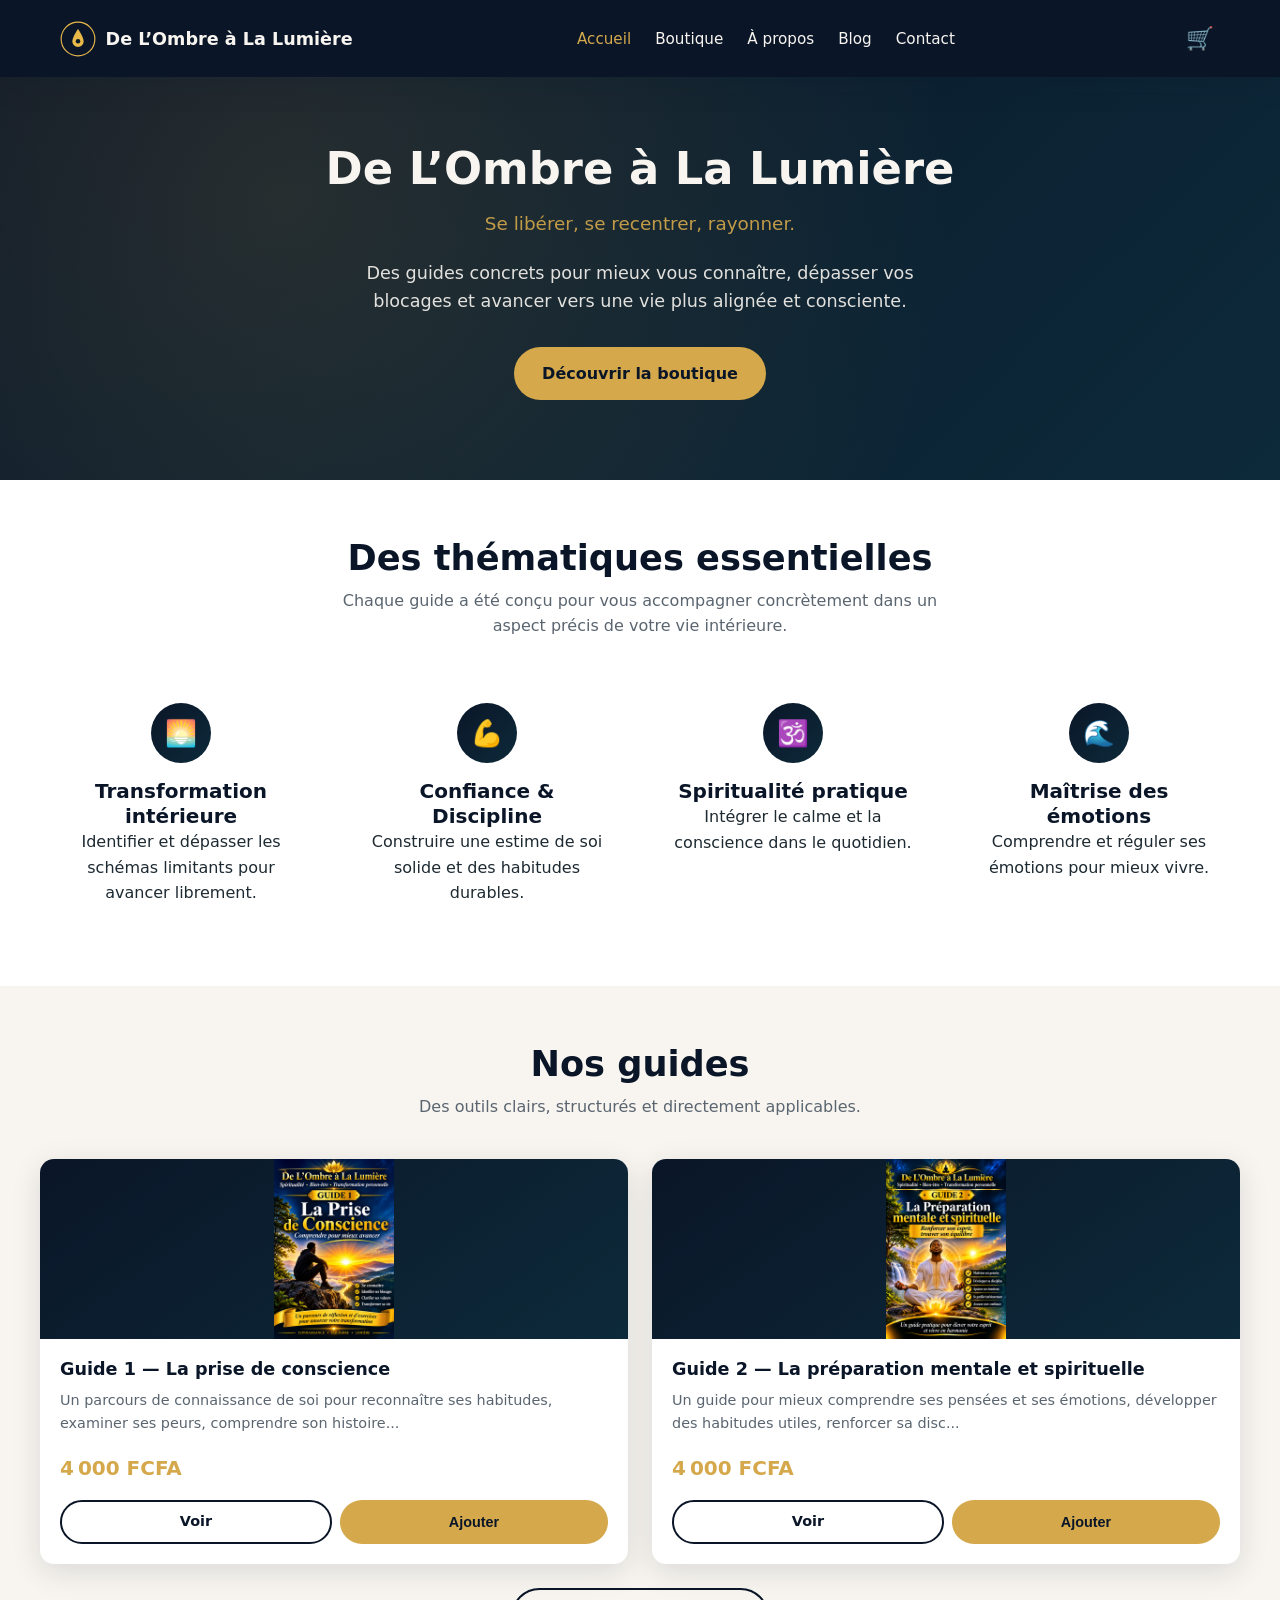
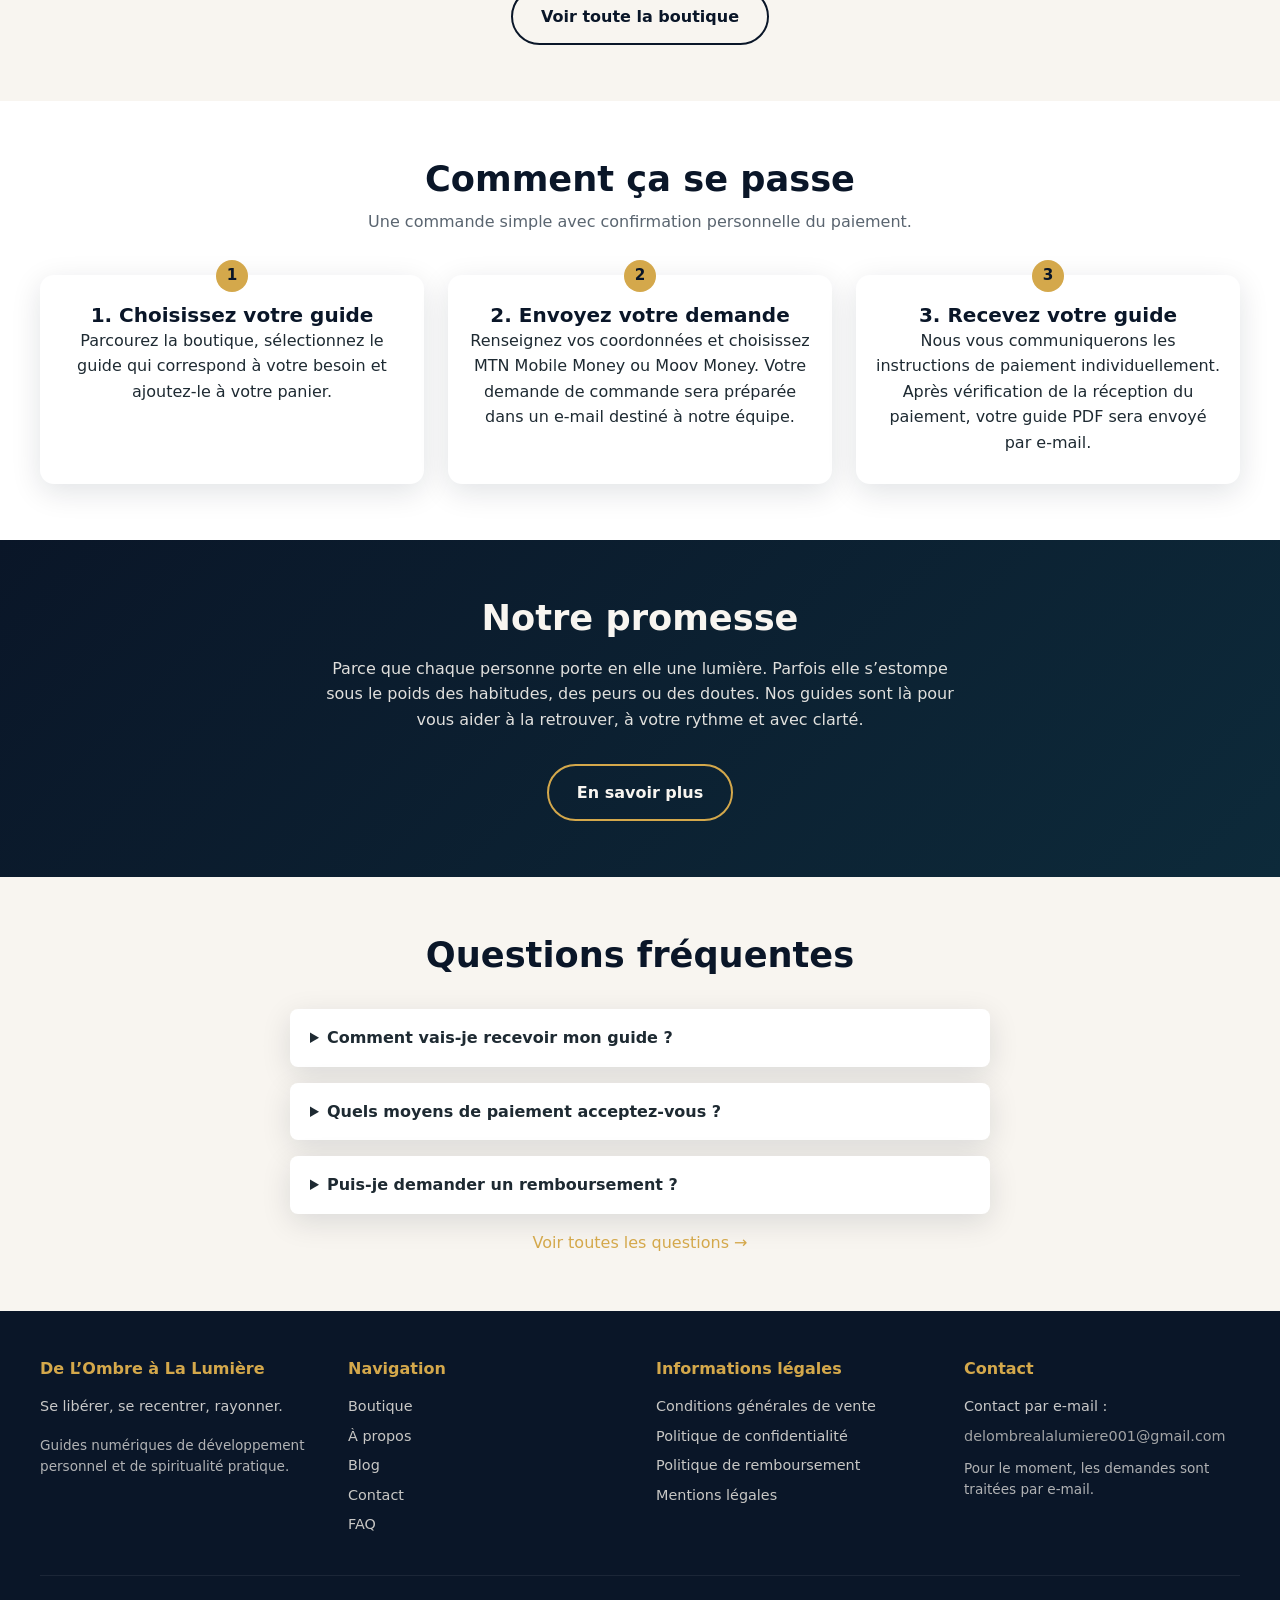
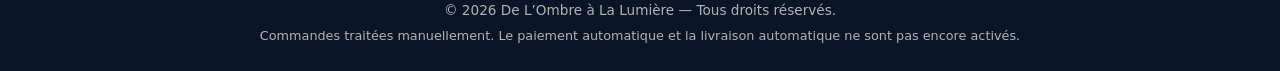
<file: index.html>
<!DOCTYPE html><html lang="fr">
<head>
  <meta charset="UTF-8">
  <meta name="viewport" content="width=device-width, initial-scale=1.0">  <title>De L’Ombre à La Lumière — Guides de transformation intérieure</title>  <meta name="description" content="Des guides concrets pour mieux vous connaître, dépasser vos blocages et avancer vers une vie plus alignée et consciente. Développement personnel, spiritualité et confiance en soi.">  <meta property="og:title" content="De L’Ombre à La Lumière">
  <meta property="og:description" content="Se libérer, se recentrer, rayonner. Guides numériques de transformation intérieure.">
  <meta property="og:type" content="website">  <link rel="stylesheet" href="assets/css/styles.css">  <link rel="icon" href="data:image/svg+xml,<svg xmlns='http://www.w3.org/2000/svg' viewBox='0 0 100 100'><text y='.9em' font-size='90'>🌅</text></svg>">  <style>
    /* EN-TÊTE */
    .header .header-inner {
      display: flex;
      align-items: center;
      justify-content: space-between;
      gap: 12px;
      width: 100%;
      max-width: 1200px;
      margin: auto;
    }

    .header .logo {
      min-width: 0;
      flex-shrink: 1;
    }

    .header .header-actions {
      display: flex;
      align-items: center;
      gap: 12px;
      flex-shrink: 0;
    }

    /* BOUTON MENU */
    .header .menu-toggle {
      display: none;
      align-items: center;
      justify-content: center;
      background: transparent;
      color: #E9B949;
      border: 2px solid #E9B949;
      border-radius: 6px;
      padding: 5px 12px;
      font-size: 27px;
      line-height: 1.2;
      cursor: pointer;
      min-width: 45px;
      min-height: 42px;
      flex-shrink: 0;
    }

    /* MENU MOBILE */
    .header .mobile-nav {
      display: none;
      flex-direction: column;
      width: 100%;
      background: #071923;
      padding: 10px 20px;
      border-top: 1px solid #E9B949;
      box-sizing: border-box;
    }

    .header .mobile-nav.is-open {
      display: flex !important;
    }

    .header .mobile-nav a {
      display: block;
      padding: 14px 5px;
      color: #ffffff;
      text-decoration: none;
      border-bottom: 1px solid rgba(255,255,255,0.12);
    }

    .header .mobile-nav a:hover,
    .header .mobile-nav a.active {
      color: #E9B949;
    }

    /* AFFICHAGE MOBILE ET TABLETTE */
    @media screen and (max-width: 1000px) {
      .header .header-inner {
        flex-wrap: nowrap;
      }

      .header .logo span {
        font-size: 15px;
        overflow-wrap: normal;
      }

      .header .nav {
        display: none !important;
      }

      .header .menu-toggle {
        display: inline-flex !important;
      }
    }

    /* AFFICHAGE ORDINATEUR */
    @media screen and (min-width: 1001px) {
      .header .nav {
        display: flex !important;
      }

      .header .menu-toggle {
        display: none !important;
      }

      .header .mobile-nav {
        display: none !important;
      }
    }

    /* PETITS TÉLÉPHONES */
    @media screen and (max-width: 380px) {
      .header .logo span {
        font-size: 12px;
      }

      .header .header-inner {
        padding-left: 8px;
        padding-right: 8px;
        gap: 5px;
      }

      .header .menu-toggle {
        min-width: 40px;
        padding: 4px 8px;
      }
    }
  </style></head><body>  <!-- EN-TÊTE -->  <header class="header"><div class="header-inner">

  <a href="index.html" class="logo">
    <svg width="36" height="36" viewBox="0 0 64 64" fill="none">
      <circle cx="32" cy="32" r="30" stroke="#E9B949" stroke-width="2"/>
      <path d="M32 14C32 14 22 28 22 36C22 41.5228 26.4772 46 32 46C37.5228 46 42 41.5228 42 36C42 28 32 14 32 14Z" fill="#E9B949"/>
      <circle cx="32" cy="36" r="4" fill="#071923"/>
    </svg>

    <span>De L’Ombre à La Lumière</span>
  </a>

  <!-- MENU ORDINATEUR -->
  <nav class="nav" aria-label="Navigation principale">
    <a href="index.html" class="active">Accueil</a>
    <a href="boutique.html">Boutique</a>
    <a href="a-propos.html">À propos</a>
    <a href="blog.html">Blog</a>
    <a href="contact.html">Contact</a>
  </nav>

  <div class="header-actions">

    <a href="panier.html" class="cart-btn" aria-label="Panier">
      🛒
      <span class="cart-count" style="display:none">0</span>
    </a>

    <!-- BOUTON MENU MOBILE -->
    <button
      type="button"
      class="menu-toggle"
      aria-label="Ouvrir le menu"
      aria-expanded="false"
      aria-controls="mobile-navigation">
      ☰
    </button>

  </div>
</div>

<!-- MENU TÉLÉPHONE -->
<nav
  class="mobile-nav"
  id="mobile-navigation"
  aria-label="Navigation mobile">

  <a href="index.html">Accueil</a>
  <a href="boutique.html">Boutique</a>
  <a href="a-propos.html">À propos</a>
  <a href="blog.html">Blog</a>
  <a href="contact.html">Contact</a>
  <a href="panier.html">Panier</a>

</nav>

  </header>  <!-- SECTION PRINCIPALE -->  <section class="hero"><div class="hero-content">

  <h1>De L’Ombre à La Lumière</h1>

  <p class="slogan">Se libérer, se recentrer, rayonner.</p>

  <p>
    Des guides concrets pour mieux vous connaître, dépasser vos blocages
    et avancer vers une vie plus alignée et consciente.
  </p>

  <a href="boutique.html" class="btn btn-primary">
    Découvrir la boutique
  </a>

</div>

  </section>  <!-- THÉMATIQUES -->  <section class="section themes"><div class="container">

  <h2 class="section-title">Des thématiques essentielles</h2>

  <p class="section-subtitle">
    Chaque guide a été conçu pour vous accompagner concrètement
    dans un aspect précis de votre vie intérieure.
  </p>

  <div class="cards-grid">

    <div class="theme-item">
      <div class="theme-icon">🌅</div>
      <h3>Transformation intérieure</h3>
      <p>Identifier et dépasser les schémas limitants pour avancer librement.</p>
    </div>

    <div class="theme-item">
      <div class="theme-icon">💪</div>
      <h3>Confiance & Discipline</h3>
      <p>Construire une estime de soi solide et des habitudes durables.</p>
    </div>

    <div class="theme-item">
      <div class="theme-icon">🕉️</div>
      <h3>Spiritualité pratique</h3>
      <p>Intégrer le calme et la conscience dans le quotidien.</p>
    </div>

    <div class="theme-item">
      <div class="theme-icon">🌊</div>
      <h3>Maîtrise des émotions</h3>
      <p>Comprendre et réguler ses émotions pour mieux vivre.</p>
    </div>

  </div>
</div>

  </section>  <!-- GUIDES -->  <section class="section"><div class="container">

  <h2 class="section-title">Nos guides</h2>

  <p class="section-subtitle">
    Des outils clairs, structurés et directement applicables.
  </p>

  <div class="cards-grid" id="featured-products">
    <!-- Les guides mis en avant sont chargés par JavaScript. -->
  </div>

  <div class="text-center mt-3">
    <a href="boutique.html" class="btn btn-outline">
      Voir toute la boutique
    </a>
  </div>

</div>

  </section>  <!-- COMMENT ÇA MARCHE -->  <section class="section" style="background: #fff;"><div class="container">

  <h2 class="section-title">Comment ça se passe</h2>

  <p class="section-subtitle">
    Une commande simple avec confirmation personnelle du paiement.
  </p>

  <div class="steps">

    <div class="step">
      <h3>1. Choisissez votre guide</h3>
      <p>
        Parcourez la boutique, sélectionnez le guide qui correspond
        à votre besoin et ajoutez-le à votre panier.
      </p>
    </div>

    <div class="step">
      <h3>2. Envoyez votre demande</h3>
      <p>
        Renseignez vos coordonnées et choisissez MTN Mobile Money
        ou Moov Money. Votre demande de commande sera préparée
        dans un e-mail destiné à notre équipe.
      </p>
    </div>

    <div class="step">
      <h3>3. Recevez votre guide</h3>
      <p>
        Nous vous communiquerons les instructions de paiement
        individuellement. Après vérification de la réception
        du paiement, votre guide PDF sera envoyé par e-mail.
      </p>
    </div>

  </div>
</div>

  </section>  <!-- À PROPOS -->  <section class="section about-teaser"><div class="container">

  <h2>Notre promesse</h2>

  <p style="max-width: 650px; margin: 1rem auto 2rem; opacity: 0.9;">
    Parce que chaque personne porte en elle une lumière.
    Parfois elle s’estompe sous le poids des habitudes, des peurs
    ou des doutes. Nos guides sont là pour vous aider à la retrouver,
    à votre rythme et avec clarté.
  </p>

  <a href="a-propos.html" class="btn btn-secondary">
    En savoir plus
  </a>

</div>

  </section>  <!-- FAQ -->  <section class="section"><div class="container" style="max-width: 700px;">

  <h2 class="section-title">Questions fréquentes</h2>

  <div style="margin-top: 2rem;">

    <details style="margin-bottom: 1rem; background: #fff; padding: 1rem 1.25rem; border-radius: 8px; box-shadow: var(--ombre);">

      <summary style="font-weight: 600; cursor: pointer;">
        Comment vais-je recevoir mon guide ?
      </summary>

      <p style="margin-top: 0.75rem; color: var(--gris-clair);">
        Après confirmation de la réception de votre paiement,
        votre guide numérique au format PDF vous sera envoyé
        à l'adresse e-mail indiquée lors de votre commande.
      </p>

    </details>

    <details style="margin-bottom: 1rem; background: #fff; padding: 1rem 1.25rem; border-radius: 8px; box-shadow: var(--ombre);">

      <summary style="font-weight: 600; cursor: pointer;">
        Quels moyens de paiement acceptez-vous ?
      </summary>

      <p style="margin-top: 0.75rem; color: var(--gris-clair);">
        Nous proposons actuellement le paiement manuel par MTN Mobile Money
        et Moov Money. Les instructions et le numéro de paiement vous seront
        communiqués individuellement après votre demande de commande.
        Aucun numéro personnel n'est affiché publiquement sur le site.
      </p>

    </details>

    <details style="margin-bottom: 1rem; background: #fff; padding: 1rem 1.25rem; border-radius: 8px; box-shadow: var(--ombre);">

      <summary style="font-weight: 600; cursor: pointer;">
        Puis-je demander un remboursement ?
      </summary>

      <p style="margin-top: 0.75rem; color: var(--gris-clair);">
        Les demandes sont examinées conformément à notre politique
        de remboursement et aux droits applicables.
        Consultez la page dédiée pour connaître les modalités.
      </p>

    </details>

  </div>

  <div class="text-center mt-2">
    <a href="faq.html">Voir toutes les questions →</a>
  </div>

</div>

  </section>  <!-- PIED DE PAGE -->  <footer class="footer"><div class="footer-grid">

  <div>
    <h4>De L’Ombre à La Lumière</h4>

    <p style="font-size: 0.9rem; opacity: 0.8; margin-bottom: 1rem;">
      Se libérer, se recentrer, rayonner.
    </p>

    <p style="font-size: 0.85rem; opacity: 0.7;">
      Guides numériques de développement personnel et de spiritualité pratique.
    </p>
  </div>

  <div>
    <h4>Navigation</h4>
    <a href="boutique.html">Boutique</a>
    <a href="a-propos.html">À propos</a>
    <a href="blog.html">Blog</a>
    <a href="contact.html">Contact</a>
    <a href="faq.html">FAQ</a>
  </div>

  <div>
    <h4>Informations légales</h4>
    <a href="cgv.html">Conditions générales de vente</a>
    <a href="confidentialite.html">Politique de confidentialité</a>
    <a href="remboursement.html">Politique de remboursement</a>
    <a href="mentions-legales.html">Mentions légales</a>
  </div>

  <div>
    <h4>Contact</h4>

    <p style="font-size: 0.9rem; opacity: 0.8;">
      Contact par e-mail :
    </p>

    <p style="font-size: 0.9rem; opacity: 0.8; margin-top: 0.4rem;">
      <a href="mailto:delombrealalumiere001@gmail.com">
        delombrealalumiere001@gmail.com
      </a>
    </p>

    <p style="font-size: 0.85rem; opacity: 0.7; margin-top: 0.6rem;">
      Pour le moment, les demandes sont traitées par e-mail.
    </p>
  </div>

</div>

<div class="footer-bottom">

  <p>© 2026 De L’Ombre à La Lumière — Tous droits réservés.</p>

  <p style="margin-top: 0.3rem; font-size: 0.8rem;">
    Commandes traitées manuellement. Le paiement automatique et la livraison
    automatique ne sont pas encore activés.
  </p>

</div>

  </footer>  <!-- SCRIPTS DU SITE -->  <script src="assets/js/products.js"></script>  <script src="assets/js/cart.js"></script>  <script src="assets/js/main.js"></script>  <!-- AFFICHAGE DES GUIDES MIS EN AVANT -->  <script>
    document.addEventListener('DOMContentLoaded', function() {

      const container = document.getElementById('featured-products');

      if (!container || typeof PRODUCTS === 'undefined') {
        console.error('Les produits ne sont pas disponibles. Vérifiez products.js.');
        return;
      }

      const featured = PRODUCTS.filter(function(p) {
        return p.featured && p.active;
      });

      if (featured.length === 0) {
        container.innerHTML =
          '<p>Aucun guide mis en avant pour le moment. Consultez notre boutique.</p>';
        return;
      }

      container.innerHTML = featured.map(function(p) {

        const cover = p.image
          ? '<img src="' + p.image + '" alt="' + (p.title || 'Couverture du guide') + '" style="width:100%;height:100%;object-fit:contain;">'
          : '<span class="placeholder">' + (p.coverEmoji || '📘') + '</span>';

        return `
          <article class="card">

            <div class="card-cover">
              ${cover}
            </div>

            <div class="card-body">

              <h3 class="card-title">
                ${p.shortTitle || p.title || 'Guide numérique'}
              </h3>

              <p class="card-desc">
                ${(p.description || '').substring(0, 110)}...
              </p>

              <div class="card-price">
                ${formatPrice(p.price)}
              </div>

              <div class="card-actions">

                <a
                  href="produit.html?id=${encodeURIComponent(p.id)}"
                  class="btn btn-outline btn-sm"
                  style="flex:1">
                  Voir
                </a>

                <button
                  class="btn btn-primary btn-sm"
                  data-add-to-cart="${p.id}"
                  style="flex:1">
                  Ajouter
                </button>

              </div>
            </div>
          </article>
        `;
      }).join('');

    });
  </script></body>
</html>
</file>
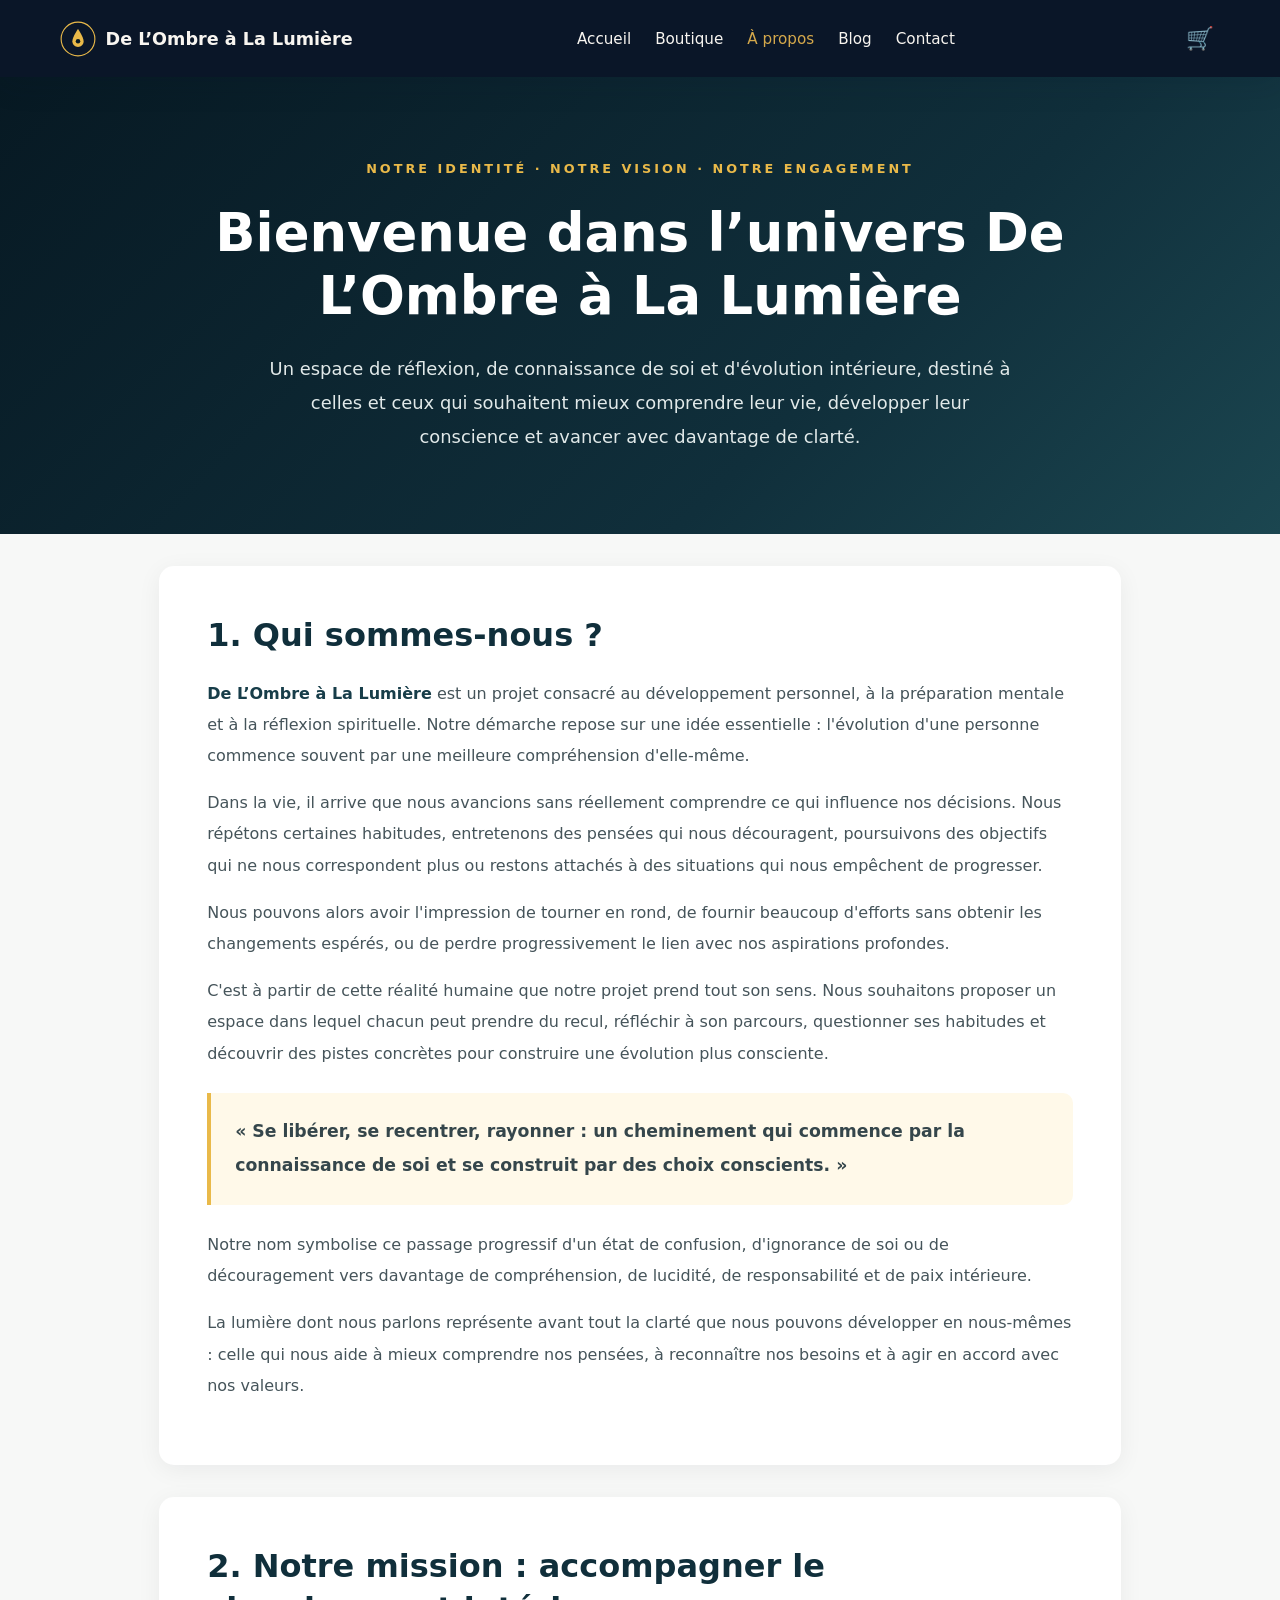
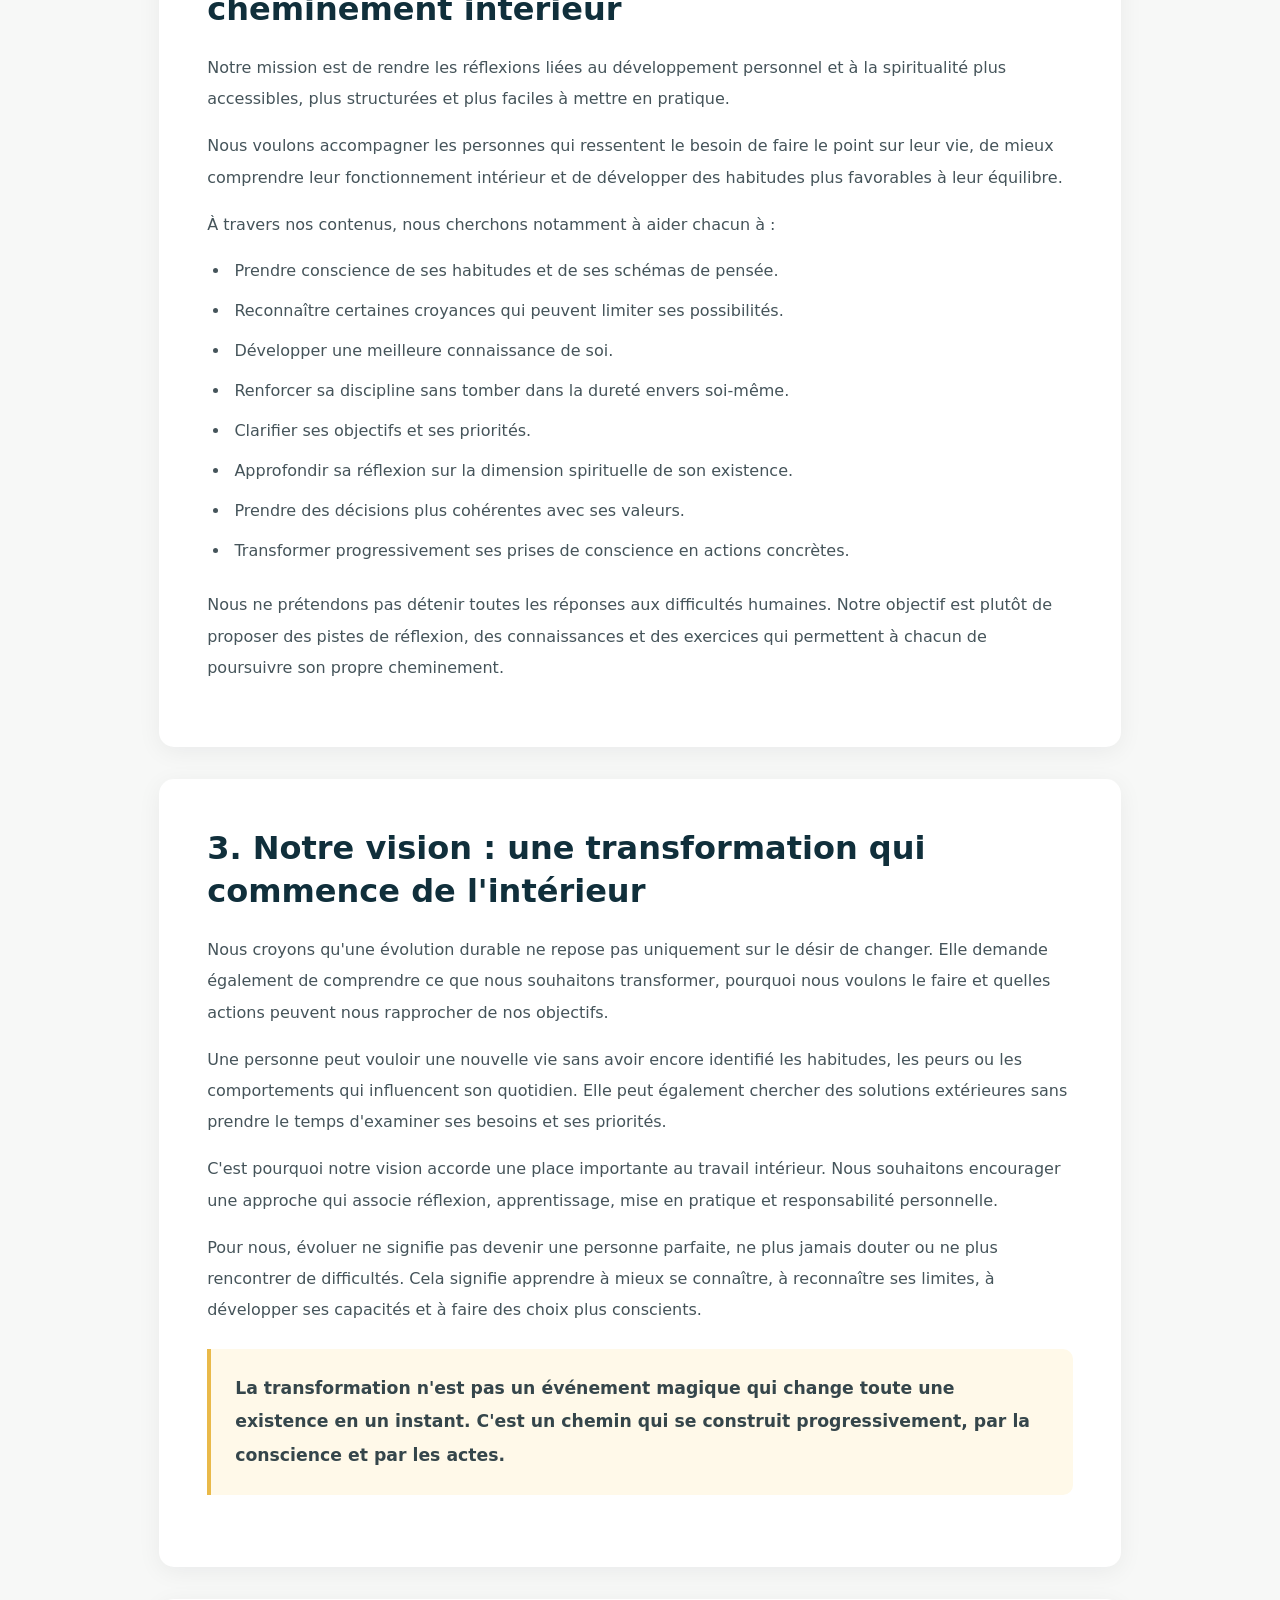
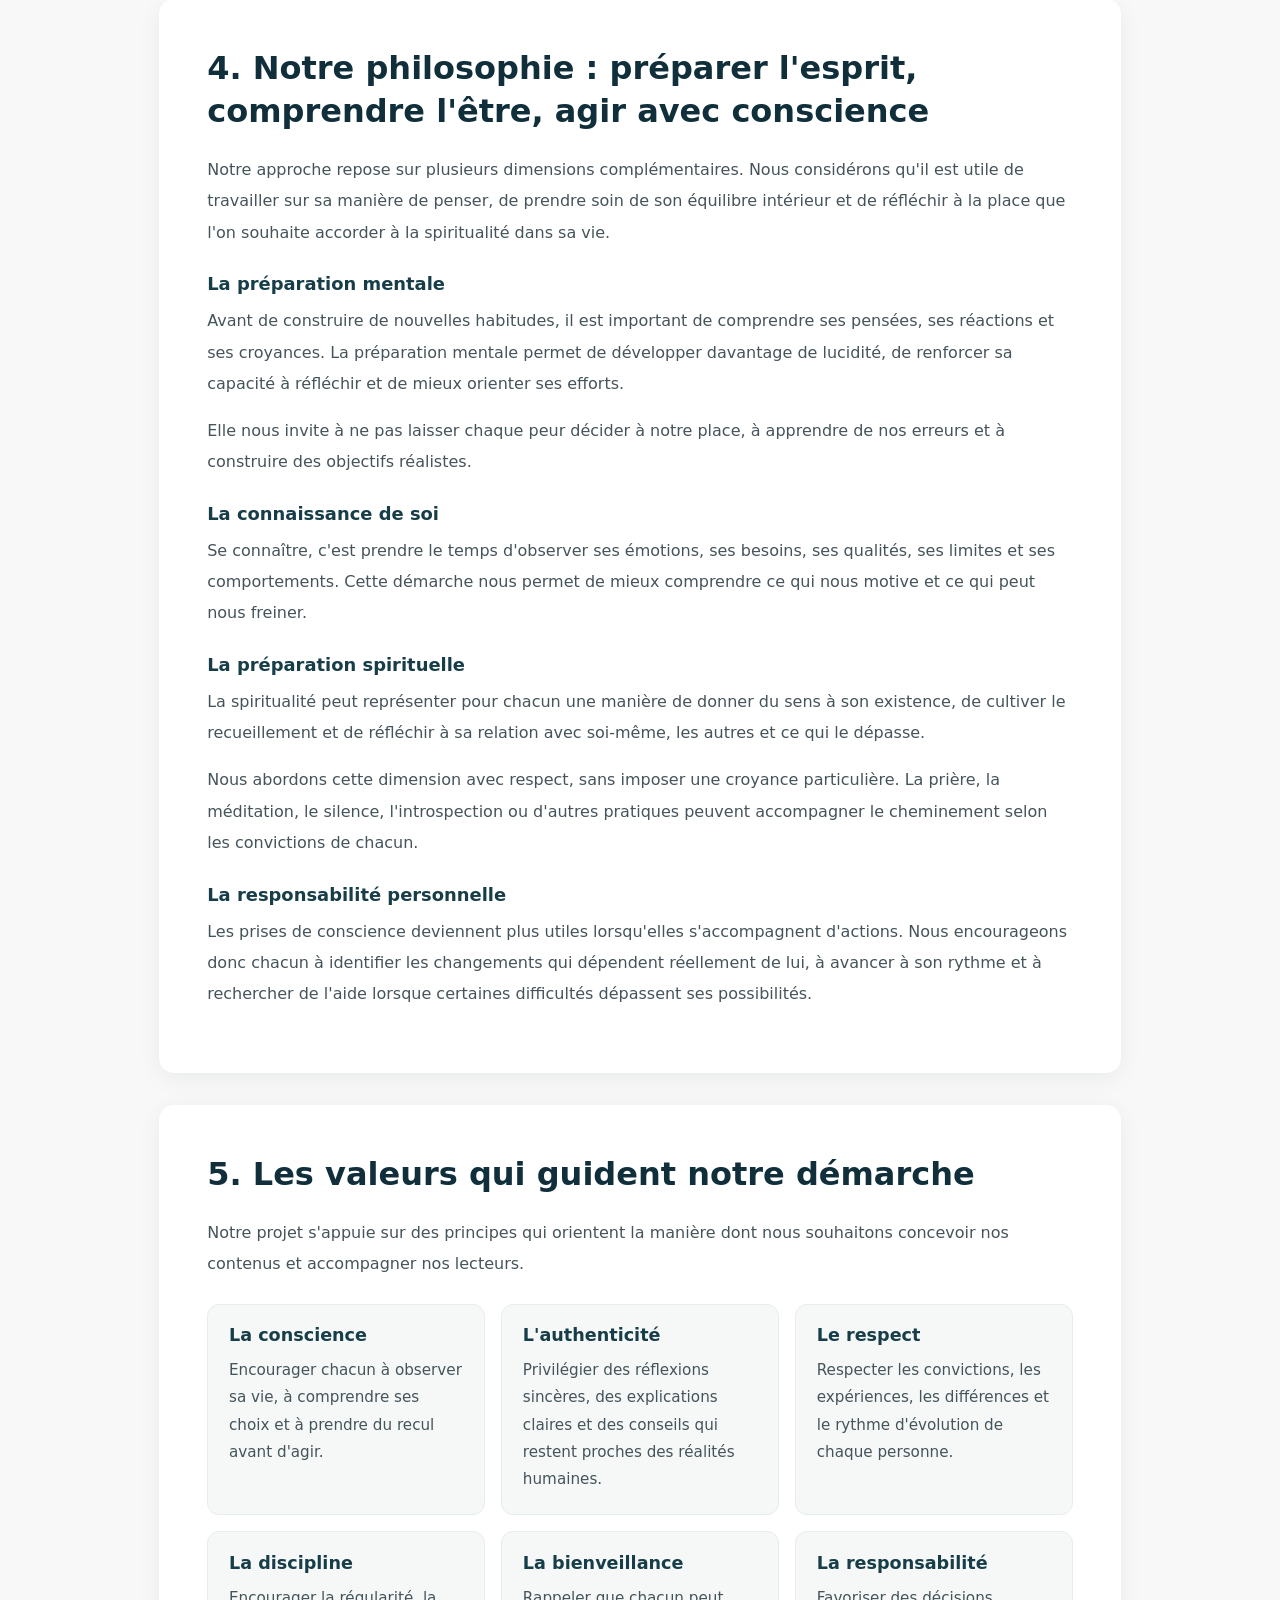
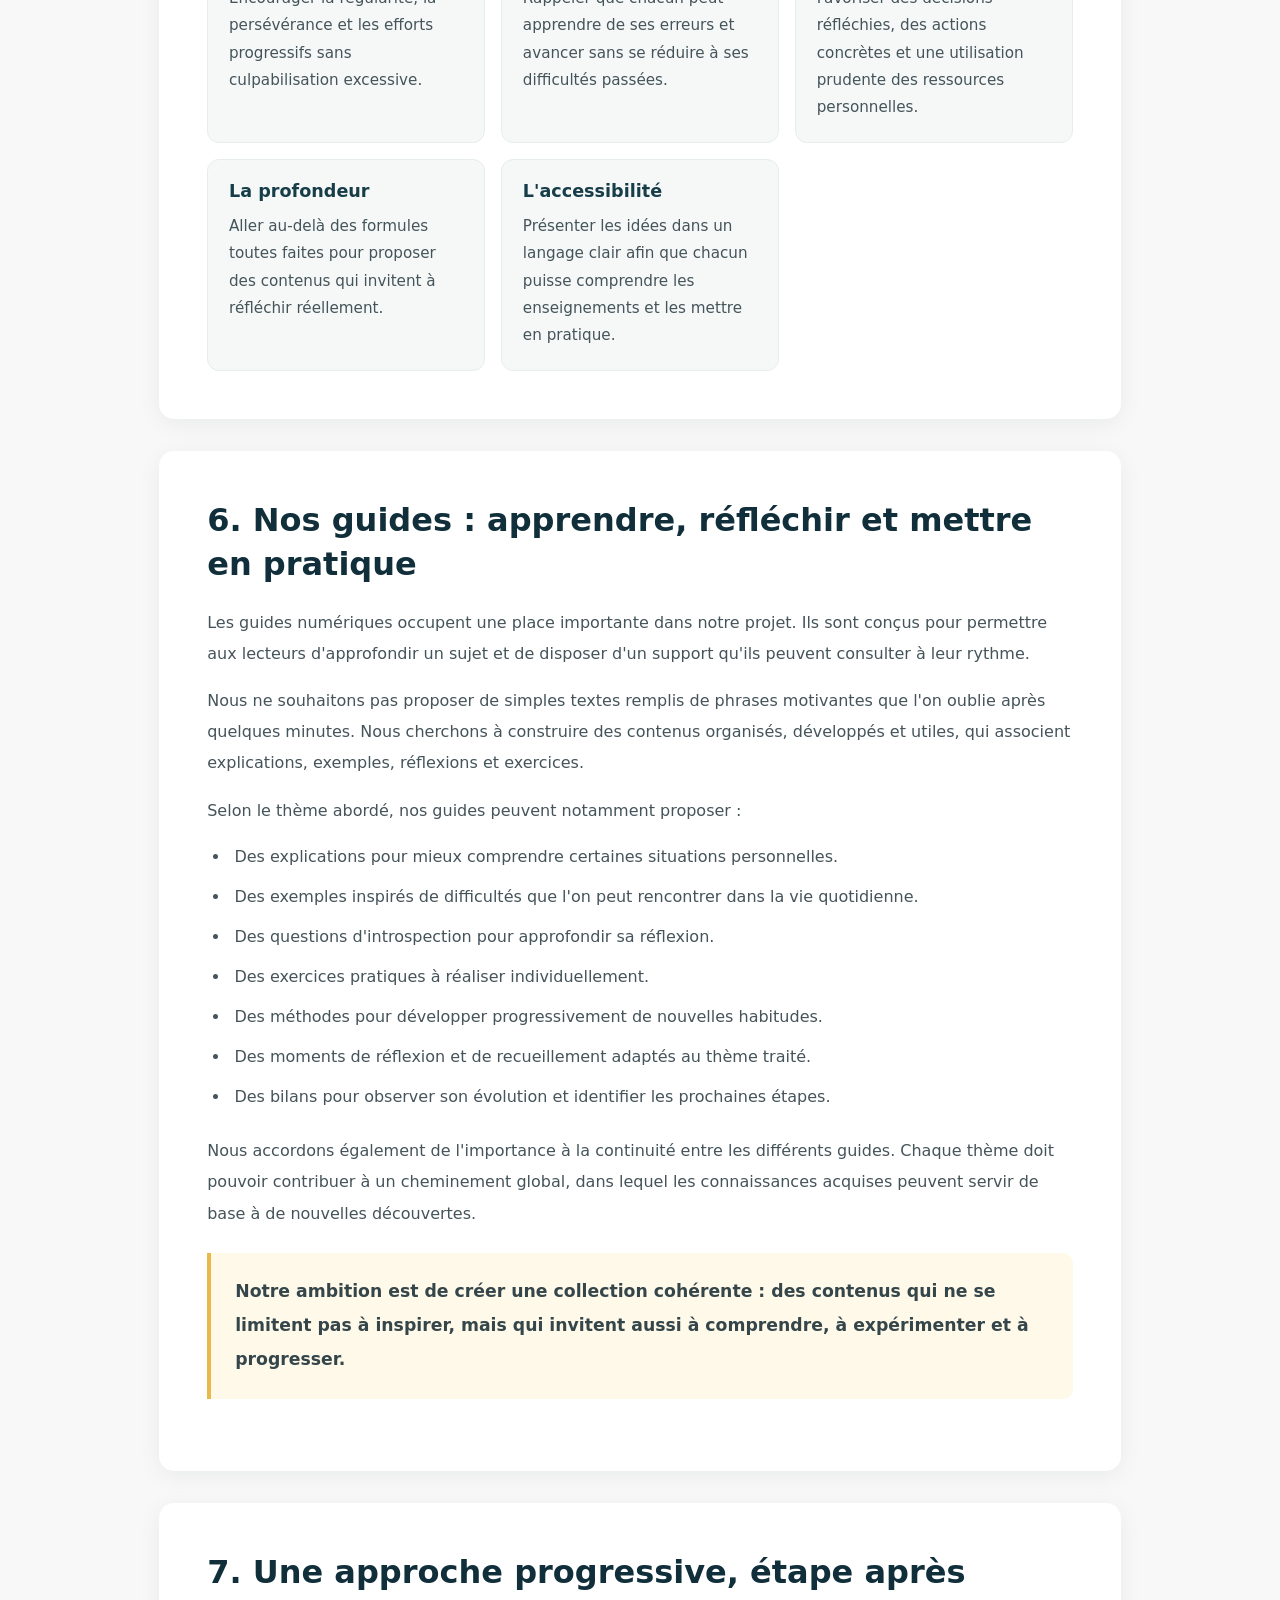
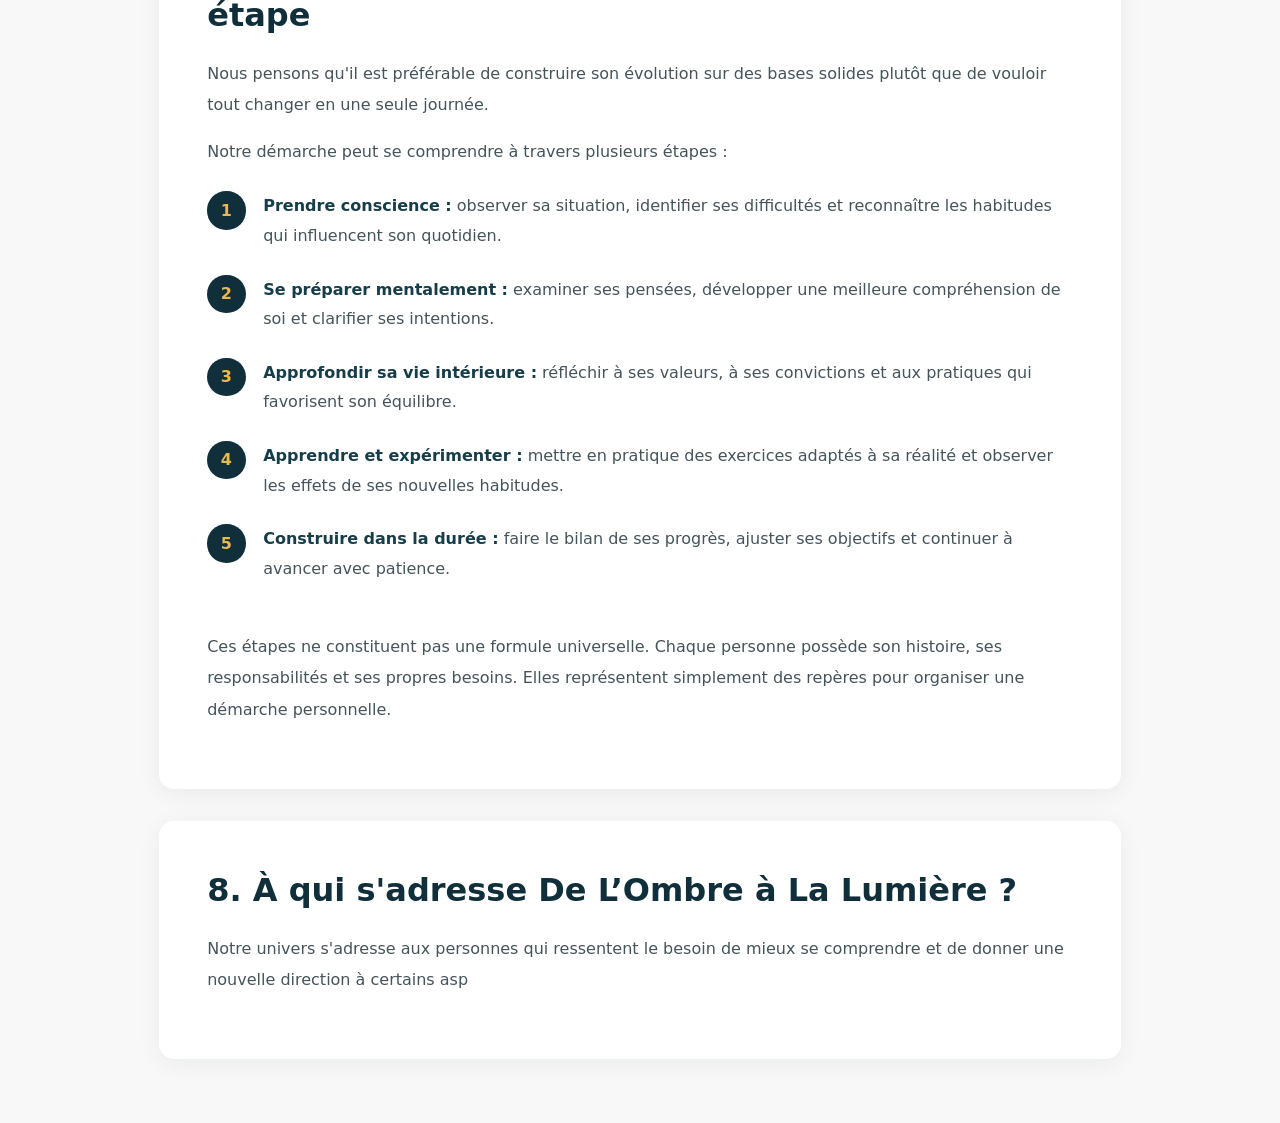
<file: a-propos.html>
<!DOCTYPE html><html lang="fr">
<head>
  <meta charset="UTF-8">
  <meta name="viewport" content="width=device-width, initial-scale=1.0">
  <meta name="description" content="Découvrez De L’Ombre à La Lumière : notre mission, notre philosophie et notre engagement pour accompagner votre évolution personnelle, mentale et spirituelle.">
  <meta name="theme-color" content="#071923">  <title>À propos de nous — De L’Ombre à La Lumière</title>  <link rel="stylesheet" href="assets/css/styles.css">
  <link rel="icon" href="data:image/svg+xml,<svg xmlns='http://www.w3.org/2000/svg' viewBox='0 0 100 100'><text y='.9em' font-size='90'>🌅</text></svg>">  <style>
    .about-page {
      background: #f7f8f7;
      padding-bottom: 4rem;
    }

    .about-hero {
      background: linear-gradient(135deg, #071923 0%, #102f3b 65%, #1b4650 100%);
      color: #fff;
      padding: 5rem 1.5rem;
      text-align: center;
    }

    .about-hero .eyebrow {
      color: #E9B949;
      text-transform: uppercase;
      letter-spacing: 3px;
      font-size: .8rem;
      font-weight: 700;
      margin-bottom: 1.2rem;
    }

    .about-hero h1 {
      color: #fff;
      font-size: clamp(2rem, 5vw, 3.3rem);
      line-height: 1.2;
      max-width: 850px;
      margin: 0 auto 1.5rem;
    }

    .about-hero p {
      color: #e1e9e9;
      font-size: 1.12rem;
      line-height: 1.9;
      max-width: 760px;
      margin: 0 auto;
    }

    .about-container {
      max-width: 1000px;
      margin: 0 auto;
      padding: 0 1.2rem;
    }

    .about-section {
      background: #fff;
      padding: clamp(1.5rem, 4vw, 3rem);
      border-radius: 15px;
      margin-top: 2rem;
      box-shadow: 0 5px 25px rgba(7, 25, 35, .06);
    }

    .about-section h2 {
      color: #102f3b;
      font-size: clamp(1.45rem, 3vw, 2rem);
      margin-bottom: 1.3rem;
      line-height: 1.35;
    }

    .about-section h3 {
      color: #173d49;
      font-size: 1.12rem;
      margin: 1.6rem 0 .6rem;
    }

    .about-section p {
      color: #45545a;
      font-size: 1rem;
      line-height: 1.95;
      margin-bottom: 1rem;
    }

    .about-section strong {
      color: #173d49;
    }

    .about-highlight {
      border-left: 4px solid #E9B949;
      background: #fff9e9;
      padding: 1.4rem 1.5rem;
      border-radius: 0 10px 10px 0;
      margin: 1.5rem 0;
    }

    .about-highlight p {
      color: #35464b;
      font-size: 1.08rem;
      font-weight: 600;
      margin: 0;
    }

    .about-list {
      padding-left: 1.4rem;
      margin: 1rem 0 1.5rem;
    }

    .about-list li {
      color: #45545a;
      line-height: 1.85;
      margin-bottom: .65rem;
      padding-left: .3rem;
    }

    .values-grid {
      display: grid;
      grid-template-columns: repeat(auto-fit, minmax(220px, 1fr));
      gap: 1rem;
      margin-top: 1.5rem;
    }

    .value-card {
      background: #f5f8f7;
      border: 1px solid #e7edeb;
      border-radius: 12px;
      padding: 1.3rem;
    }

    .value-card h3 {
      color: #173d49;
      margin: 0 0 .6rem;
      font-size: 1.1rem;
    }

    .value-card p {
      font-size: .95rem;
      margin: 0;
      line-height: 1.8;
    }

    .about-steps {
      counter-reset: about-step;
      list-style: none;
      padding: 0;
      margin: 1.5rem 0;
    }

    .about-steps li {
      counter-increment: about-step;
      position: relative;
      padding: 0 0 1.5rem 3.5rem;
      color: #45545a;
      line-height: 1.85;
    }

    .about-steps li::before {
      content: counter(about-step);
      position: absolute;
      left: 0;
      top: 0;
      width: 2.4rem;
      height: 2.4rem;
      border-radius: 50%;
      background: #102f3b;
      color: #E9B949;
      display: flex;
      align-items: center;
      justify-content: center;
      font-weight: 700;
    }

    .about-final {
      background: linear-gradient(135deg, #071923, #173d49);
      color: #fff;
      padding: 3rem 1.5rem;
      border-radius: 15px;
      text-align: center;
      margin-top: 2rem;
    }

    .about-final h2 {
      color: #fff;
      font-size: clamp(1.5rem, 3vw, 2.2rem);
      margin-bottom: 1rem;
    }

    .about-final p {
      color: #e1e9e9;
      max-width: 760px;
      margin: 0 auto 1.3rem;
      line-height: 1.9;
    }

    .about-final .signature {
      color: #E9B949;
      font-weight: 700;
      font-size: 1.1rem;
      margin-top: 1.5rem;
    }

    .about-cta {
      text-align: center;
      margin-top: 2rem;
    }

    @media (max-width: 600px) {
      .about-hero {
        padding: 3.5rem 1.2rem;
      }

      .about-section {
        padding: 1.4rem;
      }

      .values-grid {
        grid-template-columns: 1fr;
      }
    }
  </style></head><body>  <header class="header">
    <div class="header-inner">
      <a href="index.html" class="logo">
        <svg width="36" height="36" viewBox="0 0 64 64" fill="none">
          <circle cx="32" cy="32" r="30" stroke="#E9B949" stroke-width="2"/>
          <path d="M32 14C32 14 22 28 22 36C22 41.5228 26.4772 46 32 46C37.5228 46 42 41.5228 42 36C42 28 32 14 32 14Z" fill="#E9B949"/>
          <circle cx="32" cy="36" r="4" fill="#071923"/>
        </svg>
        <span>De L’Ombre à La Lumière</span>
      </a>  <nav class="nav">
    <a href="index.html">Accueil</a>
    <a href="boutique.html">Boutique</a>
    <a href="a-propos.html" class="active">À propos</a>
    <a href="blog.html">Blog</a>
    <a href="contact.html">Contact</a>
  </nav>

  <div class="header-actions">
    <a href="panier.html" class="cart-btn">
      🛒 <span class="cart-count" style="display:none">0</span>
    </a>
    <button class="menu-toggle">☰</button>
  </div>
</div>

<nav class="mobile-nav">
  <a href="index.html">Accueil</a>
  <a href="boutique.html">Boutique</a>
  <a href="a-propos.html">À propos</a>
  <a href="blog.html">Blog</a>
  <a href="contact.html">Contact</a>
  <a href="panier.html">Panier</a>
</nav>

  </header>  <main class="about-page"><!-- PRÉSENTATION GÉNÉRALE -->

<section class="about-hero">
  <div class="about-hero-content">
    <p class="eyebrow">Notre identité · Notre vision · Notre engagement</p>

    <h1>Bienvenue dans l’univers De L’Ombre à La Lumière</h1>

    <p>
      Un espace de réflexion, de connaissance de soi et d'évolution intérieure,
      destiné à celles et ceux qui souhaitent mieux comprendre leur vie,
      développer leur conscience et avancer avec davantage de clarté.
    </p>
  </div>
</section>

<div class="about-container">

  <!-- NOTRE IDENTITÉ -->

  <section class="about-section">
    <h2>1. Qui sommes-nous ?</h2>

    <p>
      <strong>De L’Ombre à La Lumière</strong> est un projet consacré au
      développement personnel, à la préparation mentale et à la réflexion
      spirituelle. Notre démarche repose sur une idée essentielle :
      l'évolution d'une personne commence souvent par une meilleure
      compréhension d'elle-même.
    </p>

    <p>
      Dans la vie, il arrive que nous avancions sans réellement comprendre
      ce qui influence nos décisions. Nous répétons certaines habitudes,
      entretenons des pensées qui nous découragent, poursuivons des objectifs
      qui ne nous correspondent plus ou restons attachés à des situations
      qui nous empêchent de progresser.
    </p>

    <p>
      Nous pouvons alors avoir l'impression de tourner en rond, de fournir
      beaucoup d'efforts sans obtenir les changements espérés, ou de perdre
      progressivement le lien avec nos aspirations profondes.
    </p>

    <p>
      C'est à partir de cette réalité humaine que notre projet prend tout
      son sens. Nous souhaitons proposer un espace dans lequel chacun peut
      prendre du recul, réfléchir à son parcours, questionner ses habitudes
      et découvrir des pistes concrètes pour construire une évolution
      plus consciente.
    </p>

    <div class="about-highlight">
      <p>
        « Se libérer, se recentrer, rayonner : un cheminement qui commence
        par la connaissance de soi et se construit par des choix conscients. »
      </p>
    </div>

    <p>
      Notre nom symbolise ce passage progressif d'un état de confusion,
      d'ignorance de soi ou de découragement vers davantage de compréhension,
      de lucidité, de responsabilité et de paix intérieure.
    </p>

    <p>
      La lumière dont nous parlons représente avant tout la clarté que
      nous pouvons développer en nous-mêmes : celle qui nous aide à mieux
      comprendre nos pensées, à reconnaître nos besoins et à agir en accord
      avec nos valeurs.
    </p>
  </section>

  <!-- NOTRE MISSION -->

  <section class="about-section">
    <h2>2. Notre mission : accompagner le cheminement intérieur</h2>

    <p>
      Notre mission est de rendre les réflexions liées au développement
      personnel et à la spiritualité plus accessibles, plus structurées
      et plus faciles à mettre en pratique.
    </p>

    <p>
      Nous voulons accompagner les personnes qui ressentent le besoin
      de faire le point sur leur vie, de mieux comprendre leur fonctionnement
      intérieur et de développer des habitudes plus favorables à leur
      équilibre.
    </p>

    <p>À travers nos contenus, nous cherchons notamment à aider chacun à :</p>

    <ul class="about-list">
      <li>Prendre conscience de ses habitudes et de ses schémas de pensée.</li>
      <li>Reconnaître certaines croyances qui peuvent limiter ses possibilités.</li>
      <li>Développer une meilleure connaissance de soi.</li>
      <li>Renforcer sa discipline sans tomber dans la dureté envers soi-même.</li>
      <li>Clarifier ses objectifs et ses priorités.</li>
      <li>Approfondir sa réflexion sur la dimension spirituelle de son existence.</li>
      <li>Prendre des décisions plus cohérentes avec ses valeurs.</li>
      <li>Transformer progressivement ses prises de conscience en actions concrètes.</li>
    </ul>

    <p>
      Nous ne prétendons pas détenir toutes les réponses aux difficultés
      humaines. Notre objectif est plutôt de proposer des pistes de réflexion,
      des connaissances et des exercices qui permettent à chacun de
      poursuivre son propre cheminement.
    </p>
  </section>

  <!-- NOTRE VISION -->

  <section class="about-section">
    <h2>3. Notre vision : une transformation qui commence de l'intérieur</h2>

    <p>
      Nous croyons qu'une évolution durable ne repose pas uniquement sur
      le désir de changer. Elle demande également de comprendre ce que
      nous souhaitons transformer, pourquoi nous voulons le faire et
      quelles actions peuvent nous rapprocher de nos objectifs.
    </p>

    <p>
      Une personne peut vouloir une nouvelle vie sans avoir encore identifié
      les habitudes, les peurs ou les comportements qui influencent son
      quotidien. Elle peut également chercher des solutions extérieures
      sans prendre le temps d'examiner ses besoins et ses priorités.
    </p>

    <p>
      C'est pourquoi notre vision accorde une place importante au travail
      intérieur. Nous souhaitons encourager une approche qui associe
      réflexion, apprentissage, mise en pratique et responsabilité personnelle.
    </p>

    <p>
      Pour nous, évoluer ne signifie pas devenir une personne parfaite,
      ne plus jamais douter ou ne plus rencontrer de difficultés. Cela
      signifie apprendre à mieux se connaître, à reconnaître ses limites,
      à développer ses capacités et à faire des choix plus conscients.
    </p>

    <div class="about-highlight">
      <p>
        La transformation n'est pas un événement magique qui change
        toute une existence en un instant. C'est un chemin qui se construit
        progressivement, par la conscience et par les actes.
      </p>
    </div>
  </section>

  <!-- NOTRE PHILOSOPHIE -->

  <section class="about-section">
    <h2>4. Notre philosophie : préparer l'esprit, comprendre l'être, agir avec conscience</h2>

    <p>
      Notre approche repose sur plusieurs dimensions complémentaires.
      Nous considérons qu'il est utile de travailler sur sa manière de penser,
      de prendre soin de son équilibre intérieur et de réfléchir à la place
      que l'on souhaite accorder à la spiritualité dans sa vie.
    </p>

    <h3>La préparation mentale</h3>

    <p>
      Avant de construire de nouvelles habitudes, il est important de
      comprendre ses pensées, ses réactions et ses croyances. La préparation
      mentale permet de développer davantage de lucidité, de renforcer sa
      capacité à réfléchir et de mieux orienter ses efforts.
    </p>

    <p>
      Elle nous invite à ne pas laisser chaque peur décider à notre place,
      à apprendre de nos erreurs et à construire des objectifs réalistes.
    </p>

    <h3>La connaissance de soi</h3>

    <p>
      Se connaître, c'est prendre le temps d'observer ses émotions, ses
      besoins, ses qualités, ses limites et ses comportements. Cette
      démarche nous permet de mieux comprendre ce qui nous motive et
      ce qui peut nous freiner.
    </p>

    <h3>La préparation spirituelle</h3>

    <p>
      La spiritualité peut représenter pour chacun une manière de donner
      du sens à son existence, de cultiver le recueillement et de réfléchir
      à sa relation avec soi-même, les autres et ce qui le dépasse.
    </p>

    <p>
      Nous abordons cette dimension avec respect, sans imposer une
      croyance particulière. La prière, la méditation, le silence,
      l'introspection ou d'autres pratiques peuvent accompagner le
      cheminement selon les convictions de chacun.
    </p>

    <h3>La responsabilité personnelle</h3>

    <p>
      Les prises de conscience deviennent plus utiles lorsqu'elles
      s'accompagnent d'actions. Nous encourageons donc chacun à identifier
      les changements qui dépendent réellement de lui, à avancer à son
      rythme et à rechercher de l'aide lorsque certaines difficultés
      dépassent ses possibilités.
    </p>
  </section>

  <!-- NOS VALEURS -->

  <section class="about-section">
    <h2>5. Les valeurs qui guident notre démarche</h2>

    <p>
      Notre projet s'appuie sur des principes qui orientent la manière
      dont nous souhaitons concevoir nos contenus et accompagner nos lecteurs.
    </p>

    <div class="values-grid">

      <div class="value-card">
        <h3>La conscience</h3>
        <p>
          Encourager chacun à observer sa vie, à comprendre ses choix
          et à prendre du recul avant d'agir.
        </p>
      </div>

      <div class="value-card">
        <h3>L'authenticité</h3>
        <p>
          Privilégier des réflexions sincères, des explications claires
          et des conseils qui restent proches des réalités humaines.
        </p>
      </div>

      <div class="value-card">
        <h3>Le respect</h3>
        <p>
          Respecter les convictions, les expériences, les différences
          et le rythme d'évolution de chaque personne.
        </p>
      </div>

      <div class="value-card">
        <h3>La discipline</h3>
        <p>
          Encourager la régularité, la persévérance et les efforts
          progressifs sans culpabilisation excessive.
        </p>
      </div>

      <div class="value-card">
        <h3>La bienveillance</h3>
        <p>
          Rappeler que chacun peut apprendre de ses erreurs et avancer
          sans se réduire à ses difficultés passées.
        </p>
      </div>

      <div class="value-card">
        <h3>La responsabilité</h3>
        <p>
          Favoriser des décisions réfléchies, des actions concrètes
          et une utilisation prudente des ressources personnelles.
        </p>
      </div>

      <div class="value-card">
        <h3>La profondeur</h3>
        <p>
          Aller au-delà des formules toutes faites pour proposer
          des contenus qui invitent à réfléchir réellement.
        </p>
      </div>

      <div class="value-card">
        <h3>L'accessibilité</h3>
        <p>
          Présenter les idées dans un langage clair afin que chacun
          puisse comprendre les enseignements et les mettre en pratique.
        </p>
      </div>

    </div>
  </section>

  <!-- NOS GUIDES -->

  <section class="about-section">
    <h2>6. Nos guides : apprendre, réfléchir et mettre en pratique</h2>

    <p>
      Les guides numériques occupent une place importante dans notre projet.
      Ils sont conçus pour permettre aux lecteurs d'approfondir un sujet
      et de disposer d'un support qu'ils peuvent consulter à leur rythme.
    </p>

    <p>
      Nous ne souhaitons pas proposer de simples textes remplis de phrases
      motivantes que l'on oublie après quelques minutes. Nous cherchons
      à construire des contenus organisés, développés et utiles, qui
      associent explications, exemples, réflexions et exercices.
    </p>

    <p>Selon le thème abordé, nos guides peuvent notamment proposer :</p>

    <ul class="about-list">
      <li>Des explications pour mieux comprendre certaines situations personnelles.</li>
      <li>Des exemples inspirés de difficultés que l'on peut rencontrer dans la vie quotidienne.</li>
      <li>Des questions d'introspection pour approfondir sa réflexion.</li>
      <li>Des exercices pratiques à réaliser individuellement.</li>
      <li>Des méthodes pour développer progressivement de nouvelles habitudes.</li>
      <li>Des moments de réflexion et de recueillement adaptés au thème traité.</li>
      <li>Des bilans pour observer son évolution et identifier les prochaines étapes.</li>
    </ul>

    <p>
      Nous accordons également de l'importance à la continuité entre
      les différents guides. Chaque thème doit pouvoir contribuer à
      un cheminement global, dans lequel les connaissances acquises
      peuvent servir de base à de nouvelles découvertes.
    </p>

    <div class="about-highlight">
      <p>
        Notre ambition est de créer une collection cohérente : des
        contenus qui ne se limitent pas à inspirer, mais qui invitent
        aussi à comprendre, à expérimenter et à progresser.
      </p>
    </div>
  </section>

  <!-- NOTRE APPROCHE -->

  <section class="about-section">
    <h2>7. Une approche progressive, étape après étape</h2>

    <p>
      Nous pensons qu'il est préférable de construire son évolution
      sur des bases solides plutôt que de vouloir tout changer en une
      seule journée.
    </p>

    <p>Notre démarche peut se comprendre à travers plusieurs étapes :</p>

    <ol class="about-steps">
      <li>
        <strong>Prendre conscience :</strong> observer sa situation,
        identifier ses difficultés et reconnaître les habitudes qui
        influencent son quotidien.
      </li>

      <li>
        <strong>Se préparer mentalement :</strong> examiner ses pensées,
        développer une meilleure compréhension de soi et clarifier
        ses intentions.
      </li>

      <li>
        <strong>Approfondir sa vie intérieure :</strong> réfléchir à ses
        valeurs, à ses convictions et aux pratiques qui favorisent
        son équilibre.
      </li>

      <li>
        <strong>Apprendre et expérimenter :</strong> mettre en pratique
        des exercices adaptés à sa réalité et observer les effets
        de ses nouvelles habitudes.
      </li>

      <li>
        <strong>Construire dans la durée :</strong> faire le bilan de
        ses progrès, ajuster ses objectifs et continuer à avancer
        avec patience.
      </li>
    </ol>

    <p>
      Ces étapes ne constituent pas une formule universelle. Chaque
      personne possède son histoire, ses responsabilités et ses
      propres besoins. Elles représentent simplement des repères
      pour organiser une démarche personnelle.
    </p>
  </section>

  <!-- NOTRE PUBLIC -->

  <section class="about-section">
    <h2>8. À qui s'adresse De L’Ombre à La Lumière ?</h2>

    <p>
      Notre univers s'adresse aux personnes qui ressentent le besoin
      de mieux se comprendre et de donner une nouvelle direction
      à certains asp
</file>
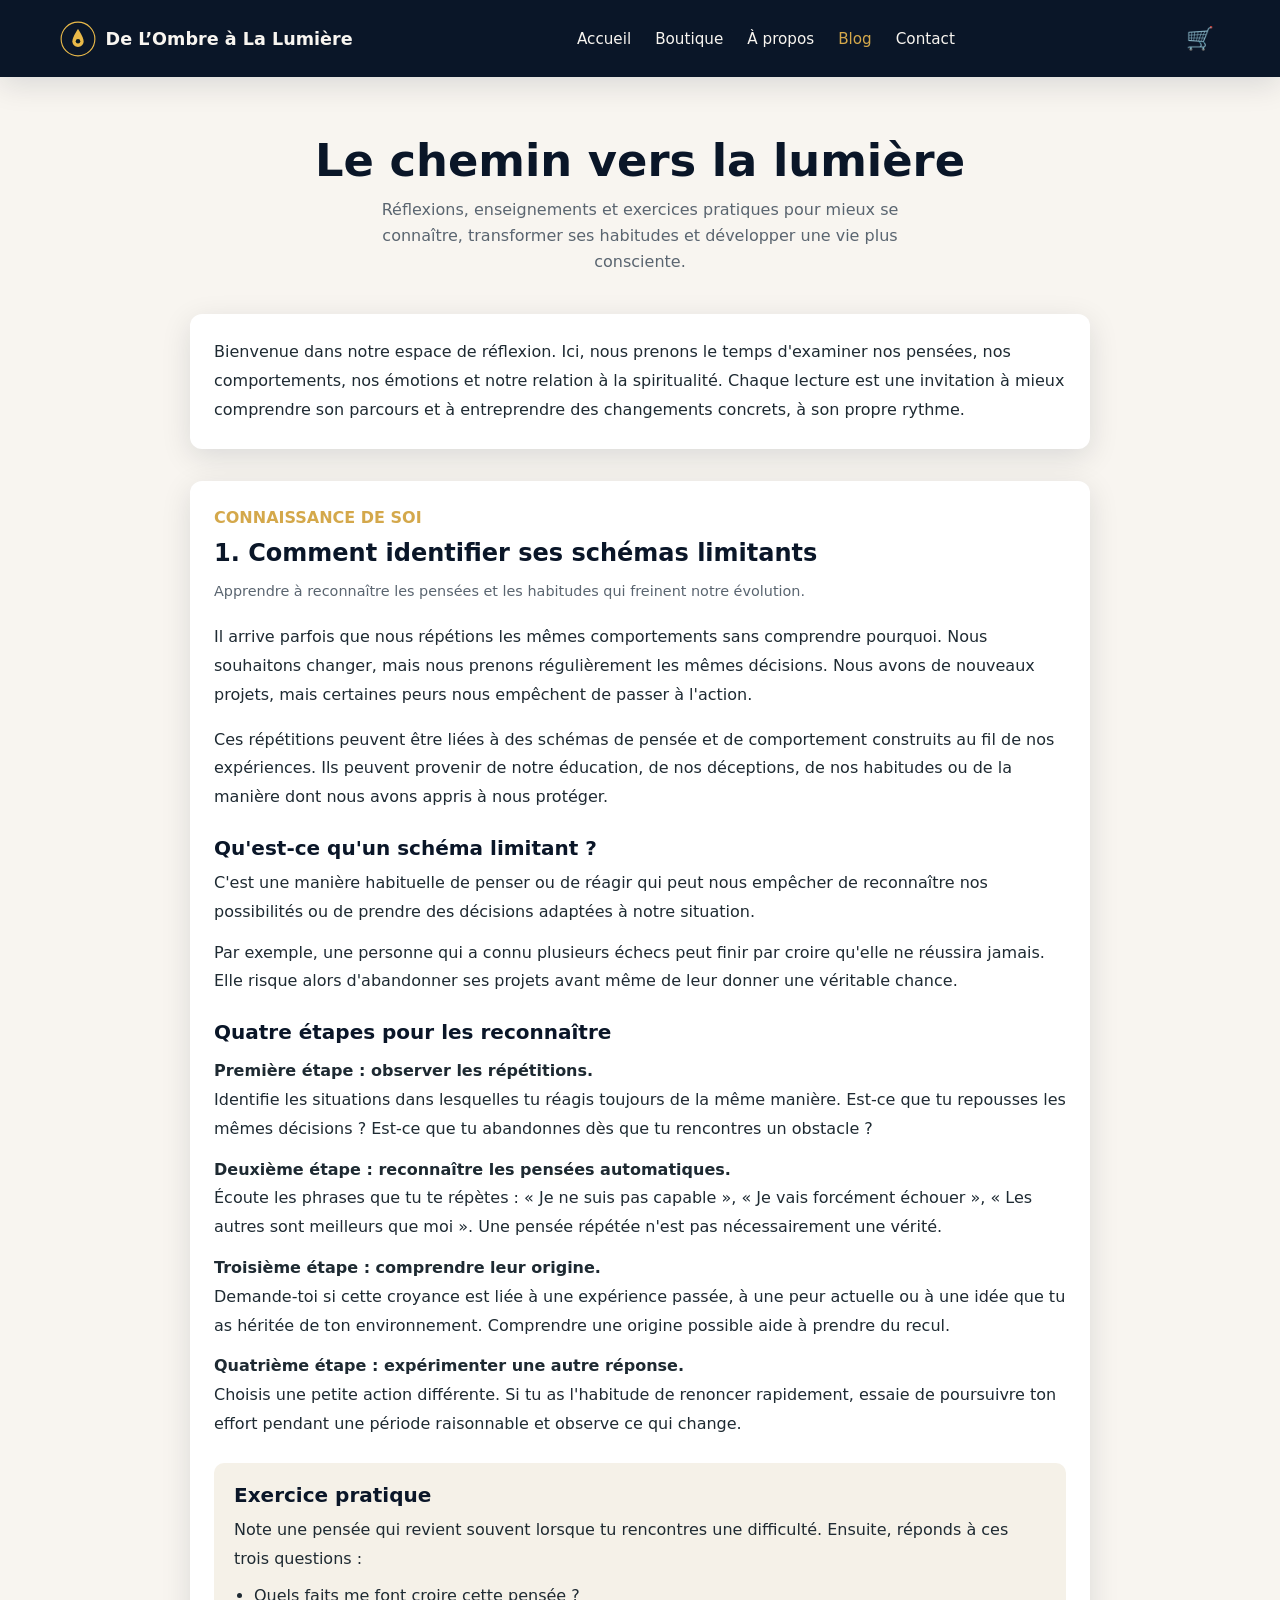
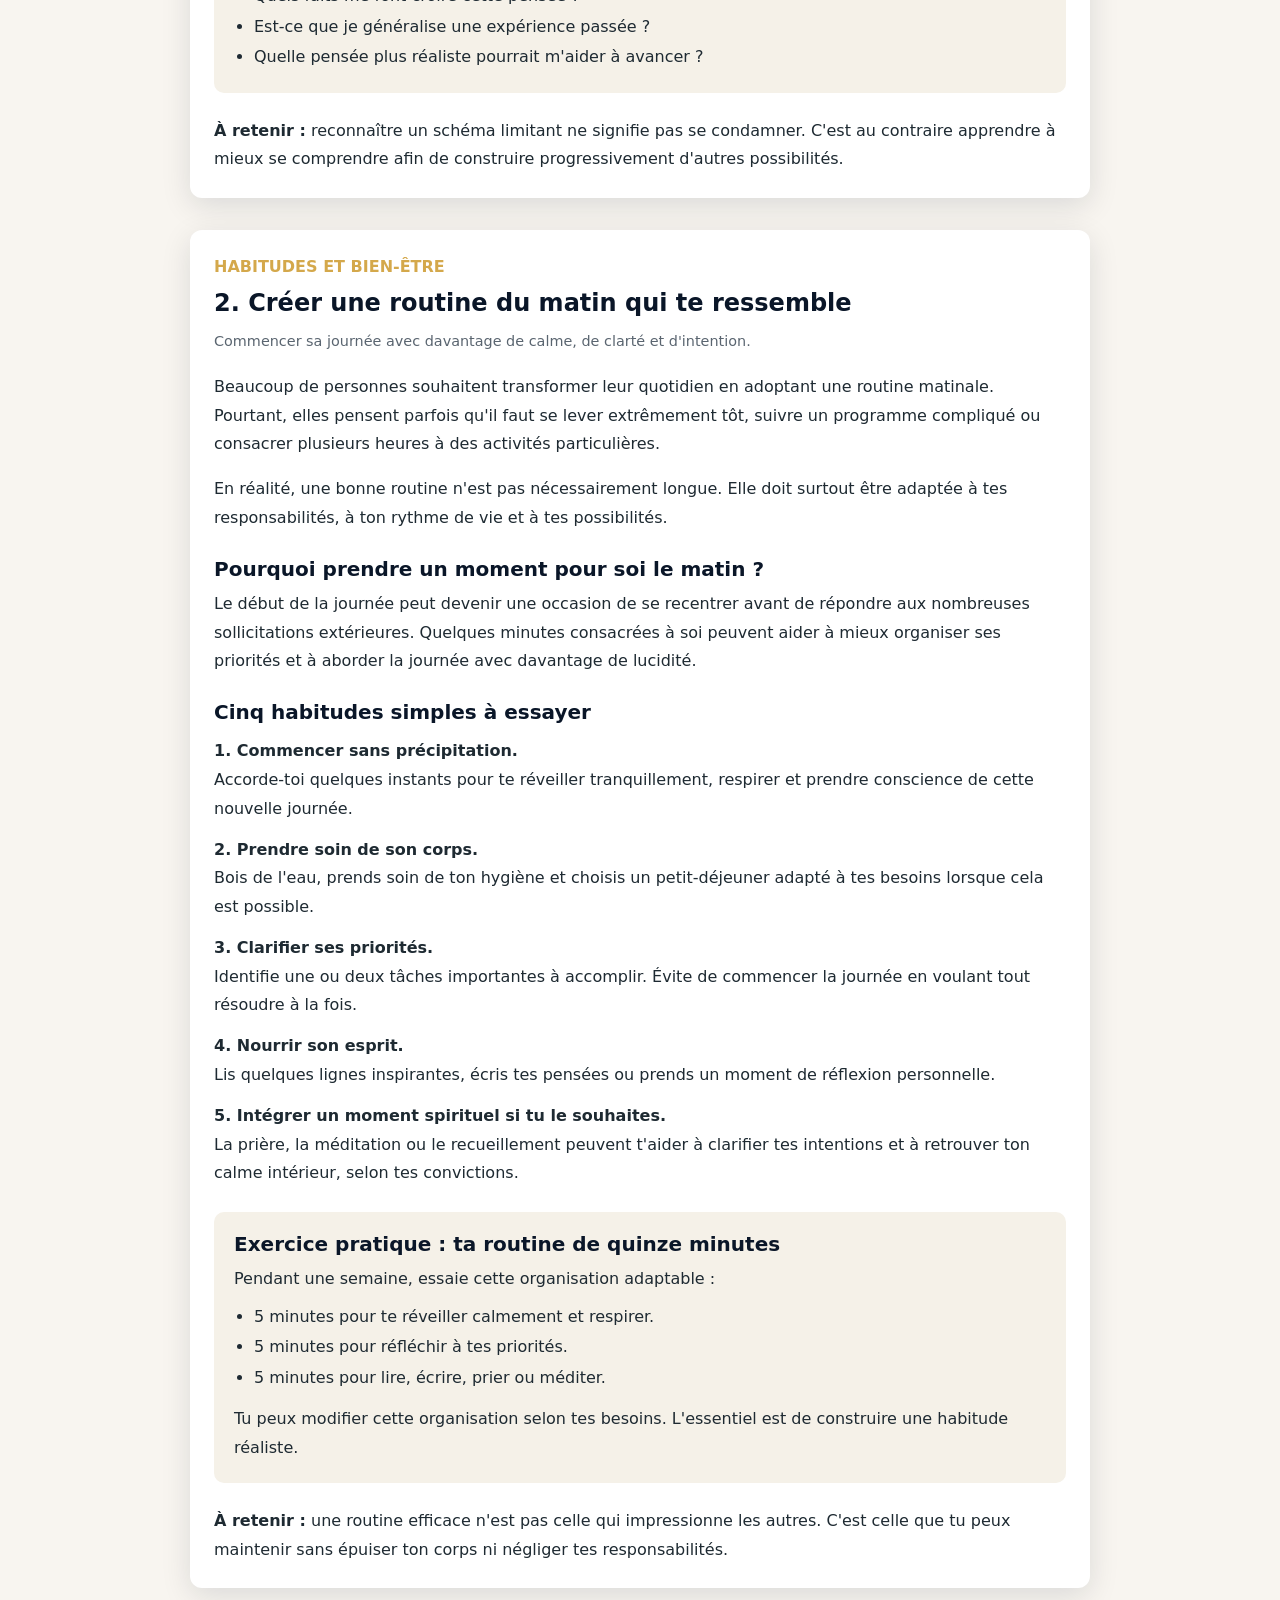
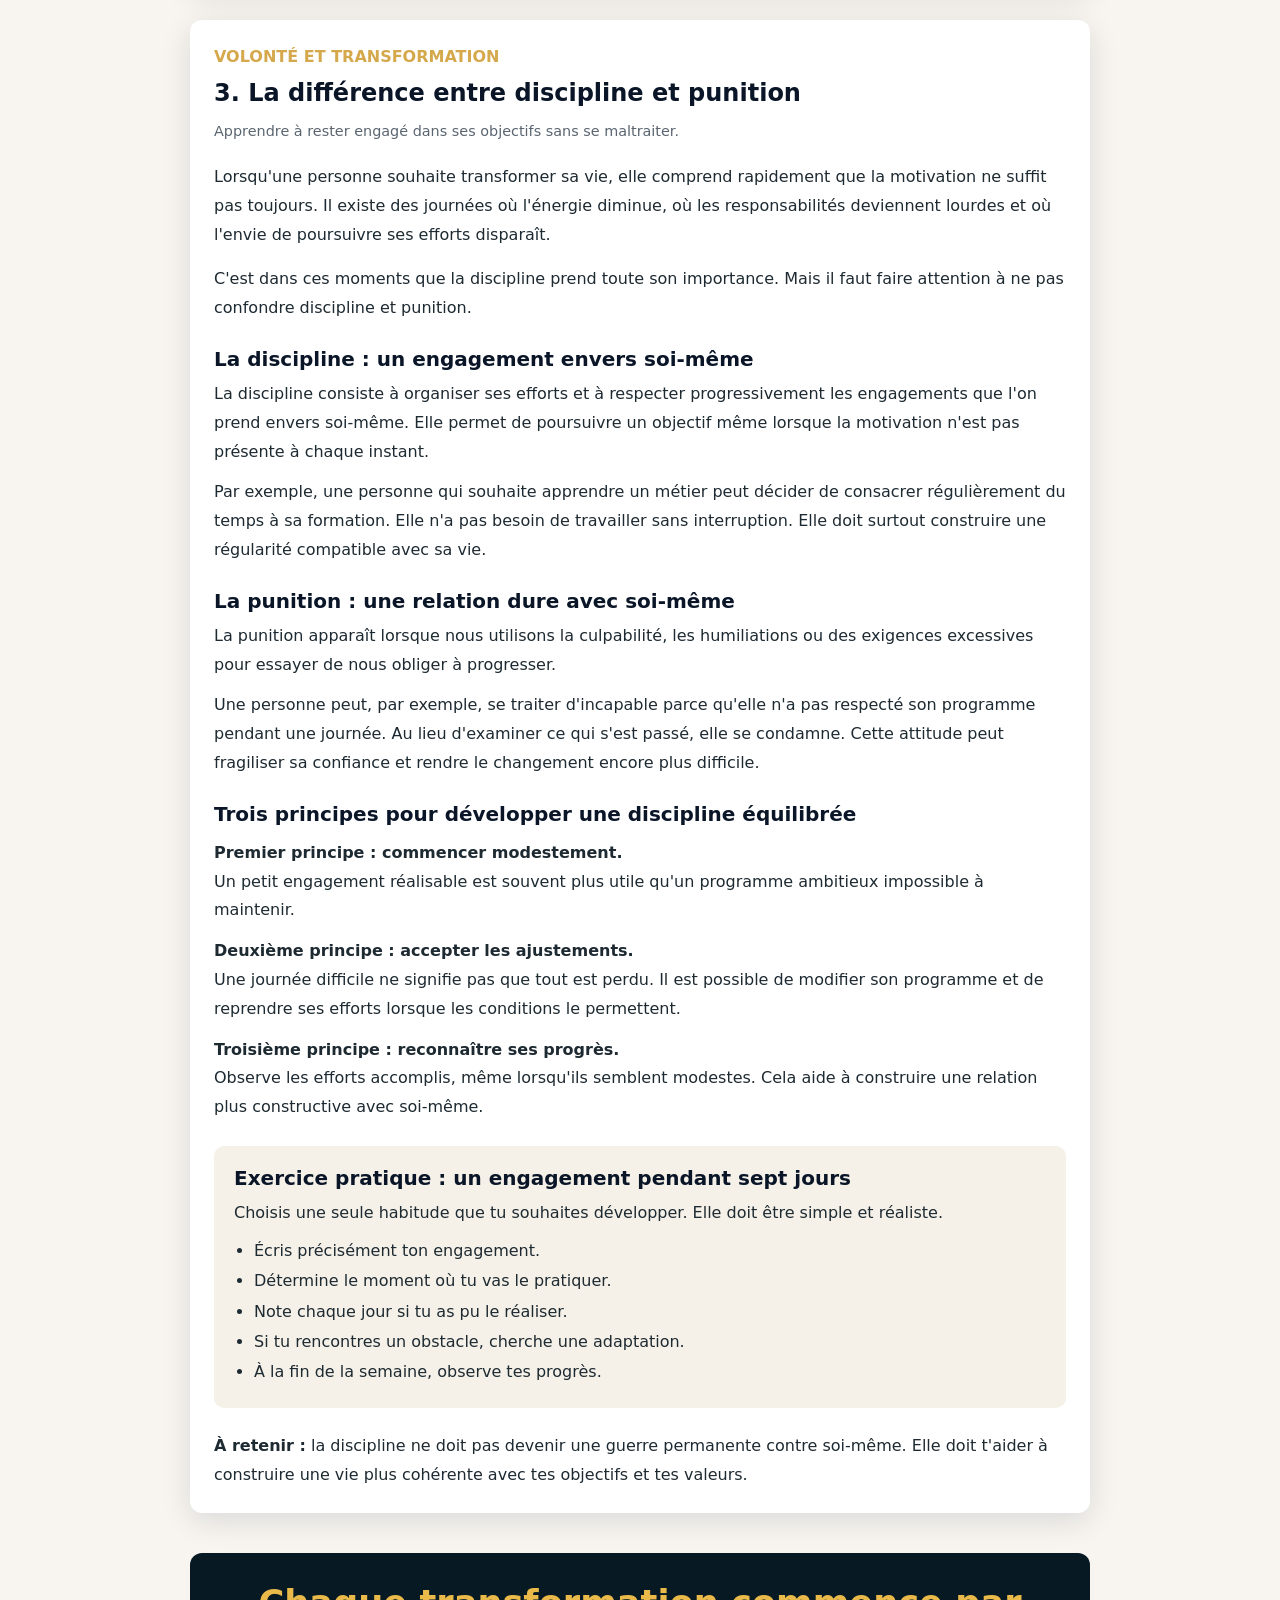
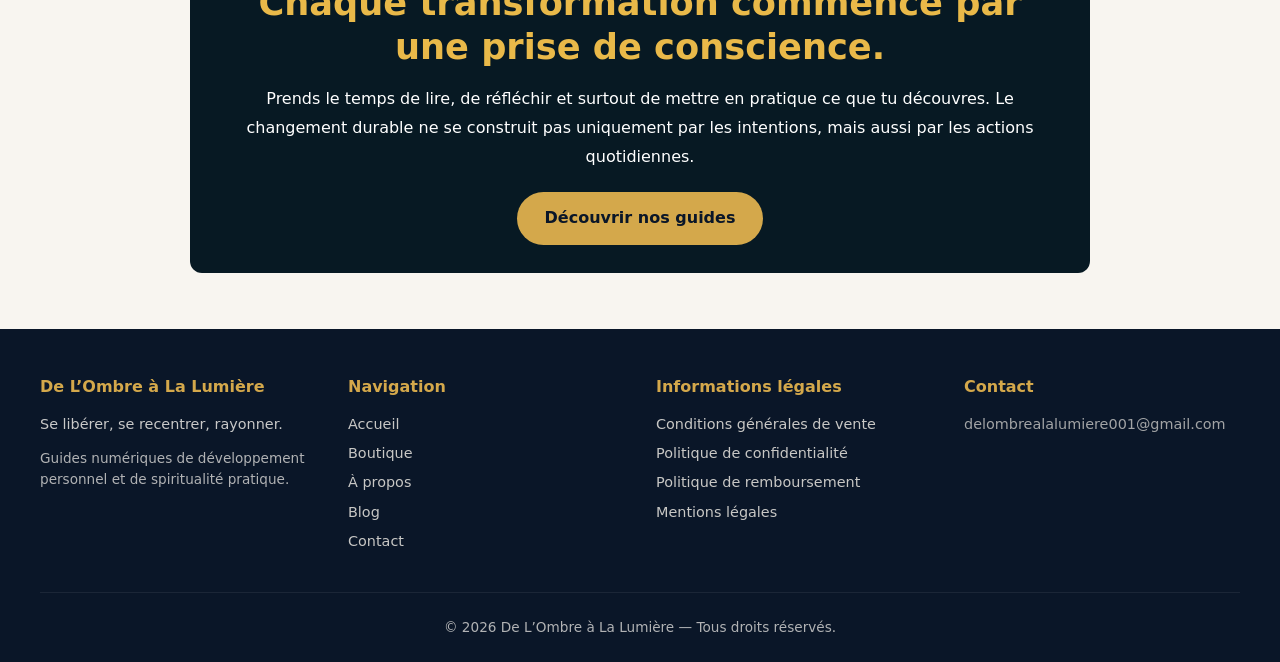
<file: blog.html>
<!DOCTYPE html><html lang="fr">
<head>
  <meta charset="UTF-8">
  <meta name="viewport" content="width=device-width, initial-scale=1.0">
  <meta name="description" content="Découvrez des réflexions et des exercices pratiques sur la transformation intérieure, la préparation mentale, la discipline et la spiritualité.">
  <meta property="og:title" content="Blog — De L’Ombre à La Lumière">
  <meta property="og:description" content="Des réflexions pour mieux se connaître, se reconstruire et avancer vers sa lumière intérieure.">
  <meta property="og:type" content="website">
  <title>Blog — De L’Ombre à La Lumière</title>
  <link rel="stylesheet" href="assets/css/styles.css">
  <link rel="icon" href="data:image/svg+xml,<svg xmlns='http://www.w3.org/2000/svg' viewBox='0 0 100 100'><text y='.9em' font-size='90'>🌅</text></svg>">
</head><body>  <!-- HEADER -->  <header class="header">
    <div class="header-inner">
      <a href="index.html" class="logo">
        <svg width="36" height="36" viewBox="0 0 64 64" fill="none">
          <circle cx="32" cy="32" r="30" stroke="#E9B949" stroke-width="2"/>
          <path d="M32 14C32 14 22 28 22 36C22 41.5228 26.4772 46 32 46C37.5228 46 42 41.5228 42 36C42 28 32 14 32 14Z" fill="#E9B949"/>
          <circle cx="32" cy="36" r="4" fill="#071923"/>
        </svg>
        <span>De L’Ombre à La Lumière</span>
      </a>  <nav class="nav">
    <a href="index.html">Accueil</a>
    <a href="boutique.html">Boutique</a>
    <a href="a-propos.html">À propos</a>
    <a href="blog.html" class="active">Blog</a>
    <a href="contact.html">Contact</a>
  </nav>

  <div class="header-actions">
    <a href="panier.html" class="cart-btn" aria-label="Panier">
      🛒
      <span class="cart-count" style="display:none">0</span>
    </a>
    <button class="menu-toggle" aria-label="Menu">☰</button>
  </div>
</div>

<nav class="mobile-nav">
  <a href="index.html">Accueil</a>
  <a href="boutique.html">Boutique</a>
  <a href="a-propos.html">À propos</a>
  <a href="blog.html">Blog</a>
  <a href="contact.html">Contact</a>
  <a href="panier.html">Panier</a>
</nav>

  </header>  <!-- INTRODUCTION -->  <section class="section">
    <div class="container" style="max-width:900px;">  <h1 class="section-title">Le chemin vers la lumière</h1>

  <p class="section-subtitle">
    Réflexions, enseignements et exercices pratiques pour mieux se connaître,
    transformer ses habitudes et développer une vie plus consciente.
  </p>

  <div style="background:#fff; padding:1.5rem; border-radius:12px; box-shadow:var(--ombre); margin:2rem 0;">
    <p style="line-height:1.8;">
      Bienvenue dans notre espace de réflexion.
      Ici, nous prenons le temps d'examiner nos pensées, nos comportements,
      nos émotions et notre relation à la spiritualité.
      Chaque lecture est une invitation à mieux comprendre son parcours
      et à entreprendre des changements concrets, à son propre rythme.
    </p>
  </div>

  <!-- ARTICLE 1 -->
  <article id="schemas-limitants" style="background:#fff; padding:1.5rem; border-radius:12px; box-shadow:var(--ombre); margin-bottom:2rem;">

    <p style="color:var(--or); font-weight:600; margin-bottom:0.5rem;">
      CONNAISSANCE DE SOI
    </p>

    <h2 style="font-size:1.5rem; margin-bottom:0.75rem;">
      1. Comment identifier ses schémas limitants
    </h2>

    <p style="color:var(--gris-clair); font-size:0.9rem; margin-bottom:1.25rem;">
      Apprendre à reconnaître les pensées et les habitudes qui freinent notre évolution.
    </p>

    <p style="line-height:1.8;">
      Il arrive parfois que nous répétions les mêmes comportements sans
      comprendre pourquoi. Nous souhaitons changer, mais nous prenons
      régulièrement les mêmes décisions. Nous avons de nouveaux projets,
      mais certaines peurs nous empêchent de passer à l'action.
    </p>

    <p style="line-height:1.8; margin-top:1rem;">
      Ces répétitions peuvent être liées à des schémas de pensée et de
      comportement construits au fil de nos expériences. Ils peuvent
      provenir de notre éducation, de nos déceptions, de nos habitudes
      ou de la manière dont nous avons appris à nous protéger.
    </p>

    <h3 style="margin-top:1.5rem;">Qu'est-ce qu'un schéma limitant ?</h3>

    <p style="line-height:1.8; margin-top:0.5rem;">
      C'est une manière habituelle de penser ou de réagir qui peut nous
      empêcher de reconnaître nos possibilités ou de prendre des décisions
      adaptées à notre situation.
    </p>

    <p style="line-height:1.8; margin-top:0.75rem;">
      Par exemple, une personne qui a connu plusieurs échecs peut finir
      par croire qu'elle ne réussira jamais. Elle risque alors d'abandonner
      ses projets avant même de leur donner une véritable chance.
    </p>

    <h3 style="margin-top:1.5rem;">Quatre étapes pour les reconnaître</h3>

    <p style="line-height:1.8; margin-top:0.75rem;">
      <strong>Première étape : observer les répétitions.</strong><br>
      Identifie les situations dans lesquelles tu réagis toujours de la
      même manière. Est-ce que tu repousses les mêmes décisions ?
      Est-ce que tu abandonnes dès que tu rencontres un obstacle ?
    </p>

    <p style="line-height:1.8; margin-top:0.75rem;">
      <strong>Deuxième étape : reconnaître les pensées automatiques.</strong><br>
      Écoute les phrases que tu te répètes : « Je ne suis pas capable »,
      « Je vais forcément échouer », « Les autres sont meilleurs que moi ».
      Une pensée répétée n'est pas nécessairement une vérité.
    </p>

    <p style="line-height:1.8; margin-top:0.75rem;">
      <strong>Troisième étape : comprendre leur origine.</strong><br>
      Demande-toi si cette croyance est liée à une expérience passée,
      à une peur actuelle ou à une idée que tu as héritée de ton environnement.
      Comprendre une origine possible aide à prendre du recul.
    </p>

    <p style="line-height:1.8; margin-top:0.75rem;">
      <strong>Quatrième étape : expérimenter une autre réponse.</strong><br>
      Choisis une petite action différente. Si tu as l'habitude de renoncer
      rapidement, essaie de poursuivre ton effort pendant une période
      raisonnable et observe ce qui change.
    </p>

    <div style="background:#f5f1e8; padding:1.25rem; border-radius:10px; margin-top:1.5rem;">
      <h3>Exercice pratique</h3>
      <p style="line-height:1.8; margin-top:0.5rem;">
        Note une pensée qui revient souvent lorsque tu rencontres une difficulté.
        Ensuite, réponds à ces trois questions :
      </p>
      <ul style="padding-left:1.25rem; line-height:1.9; margin-top:0.5rem;">
        <li>Quels faits me font croire cette pensée ?</li>
        <li>Est-ce que je généralise une expérience passée ?</li>
        <li>Quelle pensée plus réaliste pourrait m'aider à avancer ?</li>
      </ul>
    </div>

    <p style="line-height:1.8; margin-top:1.5rem;">
      <strong>À retenir :</strong> reconnaître un schéma limitant ne signifie
      pas se condamner. C'est au contraire apprendre à mieux se comprendre
      afin de construire progressivement d'autres possibilités.
    </p>
  </article>

  <!-- ARTICLE 2 -->
  <article id="routine-matin" style="background:#fff; padding:1.5rem; border-radius:12px; box-shadow:var(--ombre); margin-bottom:2rem;">

    <p style="color:var(--or); font-weight:600; margin-bottom:0.5rem;">
      HABITUDES ET BIEN-ÊTRE
    </p>

    <h2 style="font-size:1.5rem; margin-bottom:0.75rem;">
      2. Créer une routine du matin qui te ressemble
    </h2>

    <p style="color:var(--gris-clair); font-size:0.9rem; margin-bottom:1.25rem;">
      Commencer sa journée avec davantage de calme, de clarté et d'intention.
    </p>

    <p style="line-height:1.8;">
      Beaucoup de personnes souhaitent transformer leur quotidien en
      adoptant une routine matinale. Pourtant, elles pensent parfois
      qu'il faut se lever extrêmement tôt, suivre un programme compliqué
      ou consacrer plusieurs heures à des activités particulières.
    </p>

    <p style="line-height:1.8; margin-top:1rem;">
      En réalité, une bonne routine n'est pas nécessairement longue.
      Elle doit surtout être adaptée à tes responsabilités, à ton rythme
      de vie et à tes possibilités.
    </p>

    <h3 style="margin-top:1.5rem;">Pourquoi prendre un moment pour soi le matin ?</h3>

    <p style="line-height:1.8; margin-top:0.5rem;">
      Le début de la journée peut devenir une occasion de se recentrer
      avant de répondre aux nombreuses sollicitations extérieures.
      Quelques minutes consacrées à soi peuvent aider à mieux organiser
      ses priorités et à aborder la journée avec davantage de lucidité.
    </p>

    <h3 style="margin-top:1.5rem;">Cinq habitudes simples à essayer</h3>

    <p style="line-height:1.8; margin-top:0.75rem;">
      <strong>1. Commencer sans précipitation.</strong><br>
      Accorde-toi quelques instants pour te réveiller tranquillement,
      respirer et prendre conscience de cette nouvelle journée.
    </p>

    <p style="line-height:1.8; margin-top:0.75rem;">
      <strong>2. Prendre soin de son corps.</strong><br>
      Bois de l'eau, prends soin de ton hygiène et choisis un petit-déjeuner
      adapté à tes besoins lorsque cela est possible.
    </p>

    <p style="line-height:1.8; margin-top:0.75rem;">
      <strong>3. Clarifier ses priorités.</strong><br>
      Identifie une ou deux tâches importantes à accomplir.
      Évite de commencer la journée en voulant tout résoudre à la fois.
    </p>

    <p style="line-height:1.8; margin-top:0.75rem;">
      <strong>4. Nourrir son esprit.</strong><br>
      Lis quelques lignes inspirantes, écris tes pensées ou prends
      un moment de réflexion personnelle.
    </p>

    <p style="line-height:1.8; margin-top:0.75rem;">
      <strong>5. Intégrer un moment spirituel si tu le souhaites.</strong><br>
      La prière, la méditation ou le recueillement peuvent t'aider
      à clarifier tes intentions et à retrouver ton calme intérieur,
      selon tes convictions.
    </p>

    <div style="background:#f5f1e8; padding:1.25rem; border-radius:10px; margin-top:1.5rem;">
      <h3>Exercice pratique : ta routine de quinze minutes</h3>
      <p style="line-height:1.8; margin-top:0.5rem;">
        Pendant une semaine, essaie cette organisation adaptable :
      </p>
      <ul style="padding-left:1.25rem; line-height:1.9; margin-top:0.5rem;">
        <li>5 minutes pour te réveiller calmement et respirer.</li>
        <li>5 minutes pour réfléchir à tes priorités.</li>
        <li>5 minutes pour lire, écrire, prier ou méditer.</li>
      </ul>
      <p style="line-height:1.8; margin-top:0.75rem;">
        Tu peux modifier cette organisation selon tes besoins.
        L'essentiel est de construire une habitude réaliste.
      </p>
    </div>

    <p style="line-height:1.8; margin-top:1.5rem;">
      <strong>À retenir :</strong> une routine efficace n'est pas celle
      qui impressionne les autres. C'est celle que tu peux maintenir
      sans épuiser ton corps ni négliger tes responsabilités.
    </p>
  </article>

  <!-- ARTICLE 3 -->
  <article id="discipline" style="background:#fff; padding:1.5rem; border-radius:12px; box-shadow:var(--ombre); margin-bottom:2rem;">

    <p style="color:var(--or); font-weight:600; margin-bottom:0.5rem;">
      VOLONTÉ ET TRANSFORMATION
    </p>

    <h2 style="font-size:1.5rem; margin-bottom:0.75rem;">
      3. La différence entre discipline et punition
    </h2>

    <p style="color:var(--gris-clair); font-size:0.9rem; margin-bottom:1.25rem;">
      Apprendre à rester engagé dans ses objectifs sans se maltraiter.
    </p>

    <p style="line-height:1.8;">
      Lorsqu'une personne souhaite transformer sa vie, elle comprend
      rapidement que la motivation ne suffit pas toujours.
      Il existe des journées où l'énergie diminue, où les responsabilités
      deviennent lourdes et où l'envie de poursuivre ses efforts disparaît.
    </p>

    <p style="line-height:1.8; margin-top:1rem;">
      C'est dans ces moments que la discipline prend toute son importance.
      Mais il faut faire attention à ne pas confondre discipline et punition.
    </p>

    <h3 style="margin-top:1.5rem;">La discipline : un engagement envers soi-même</h3>

    <p style="line-height:1.8; margin-top:0.5rem;">
      La discipline consiste à organiser ses efforts et à respecter
      progressivement les engagements que l'on prend envers soi-même.
      Elle permet de poursuivre un objectif même lorsque la motivation
      n'est pas présente à chaque instant.
    </p>

    <p style="line-height:1.8; margin-top:0.75rem;">
      Par exemple, une personne qui souhaite apprendre un métier peut
      décider de consacrer régulièrement du temps à sa formation.
      Elle n'a pas besoin de travailler sans interruption.
      Elle doit surtout construire une régularité compatible avec sa vie.
    </p>

    <h3 style="margin-top:1.5rem;">La punition : une relation dure avec soi-même</h3>

    <p style="line-height:1.8; margin-top:0.5rem;">
      La punition apparaît lorsque nous utilisons la culpabilité,
      les humiliations ou des exigences excessives pour essayer
      de nous obliger à progresser.
    </p>

    <p style="line-height:1.8; margin-top:0.75rem;">
      Une personne peut, par exemple, se traiter d'incapable parce
      qu'elle n'a pas respecté son programme pendant une journée.
      Au lieu d'examiner ce qui s'est passé, elle se condamne.
      Cette attitude peut fragiliser sa confiance et rendre
      le changement encore plus difficile.
    </p>

    <h3 style="margin-top:1.5rem;">Trois principes pour développer une discipline équilibrée</h3>

    <p style="line-height:1.8; margin-top:0.75rem;">
      <strong>Premier principe : commencer modestement.</strong><br>
      Un petit engagement réalisable est souvent plus utile
      qu'un programme ambitieux impossible à maintenir.
    </p>

    <p style="line-height:1.8; margin-top:0.75rem;">
      <strong>Deuxième principe : accepter les ajustements.</strong><br>
      Une journée difficile ne signifie pas que tout est perdu.
      Il est possible de modifier son programme et de reprendre
      ses efforts lorsque les conditions le permettent.
    </p>

    <p style="line-height:1.8; margin-top:0.75rem;">
      <strong>Troisième principe : reconnaître ses progrès.</strong><br>
      Observe les efforts accomplis, même lorsqu'ils semblent modestes.
      Cela aide à construire une relation plus constructive avec soi-même.
    </p>

    <div style="background:#f5f1e8; padding:1.25rem; border-radius:10px; margin-top:1.5rem;">
      <h3>Exercice pratique : un engagement pendant sept jours</h3>
      <p style="line-height:1.8; margin-top:0.5rem;">
        Choisis une seule habitude que tu souhaites développer.
        Elle doit être simple et réaliste.
      </p>
      <ul style="padding-left:1.25rem; line-height:1.9; margin-top:0.5rem;">
        <li>Écris précisément ton engagement.</li>
        <li>Détermine le moment où tu vas le pratiquer.</li>
        <li>Note chaque jour si tu as pu le réaliser.</li>
        <li>Si tu rencontres un obstacle, cherche une adaptation.</li>
        <li>À la fin de la semaine, observe tes progrès.</li>
      </ul>
    </div>

    <p style="line-height:1.8; margin-top:1.5rem;">
      <strong>À retenir :</strong> la discipline ne doit pas devenir
      une guerre permanente contre soi-même. Elle doit t'aider
      à construire une vie plus cohérente avec tes objectifs et tes valeurs.
    </p>
  </article>

  <!-- CONCLUSION -->
  <div style="background:#071923; color:#fff; padding:1.75rem; border-radius:12px; text-align:center; margin-top:2.5rem;">
    <h2 style="color:#E9B949; margin-bottom:1rem;">
      Chaque transformation commence par une prise de conscience.
    </h2>

    <p style="line-height:1.8;">
      Prends le temps de lire, de réfléchir et surtout de mettre
      en pratique ce que tu découvres.
      Le changement durable ne se construit pas uniquement
      par les intentions, mais aussi par les actions quotidiennes.
    </p>

    <a href="boutique.html" class="btn btn-primary" style="margin-top:1.25rem;">
      Découvrir nos guides
    </a>
  </div>

</div>

  </section>  <!-- FOOTER -->  <footer class="footer">
    <div class="footer-grid">  <div>
    <h4>De L’Ombre à La Lumière</h4>
    <p style="font-size:0.9rem; opacity:0.8;">
      Se libérer, se recentrer, rayonner.
    </p>
    <p style="font-size:0.85rem; opacity:0.7; margin-top:0.75rem;">
      Guides numériques de développement personnel et de spiritualité pratique.
    </p>
  </div>

  <div>
    <h4>Navigation</h4>
    <a href="index.html">Accueil</a>
    <a href="boutique.html">Boutique</a>
    <a href="a-propos.html">À propos</a>
    <a href="blog.html">Blog</a>
    <a href="contact.html">Contact</a>
  </div>

  <div>
    <h4>Informations légales</h4>
    <a href="cgv.html">Conditions générales de vente</a>
    <a href="confidentialite.html">Politique de confidentialité</a>
    <a href="remboursement.html">Politique de remboursement</a>
    <a href="mentions-legales.html">Mentions légales</a>
  </div>

  <div>
    <h4>Contact</h4>
    <p style="font-size:0.9rem; opacity:0.8;">
      <a href="mailto:delombrealalumiere001@gmail.com">
        delombrealalumiere001@gmail.com
      </a>
    </p>
  </div>

</div>

<div class="footer-bottom">
  <p>© 2026 De L’Ombre à La Lumière — Tous droits réservés.</p>
</div>

  </footer>  <script src="assets/js/cart.js"></script>  <script src="assets/js/main.js"></script></body>
</html>
</file>
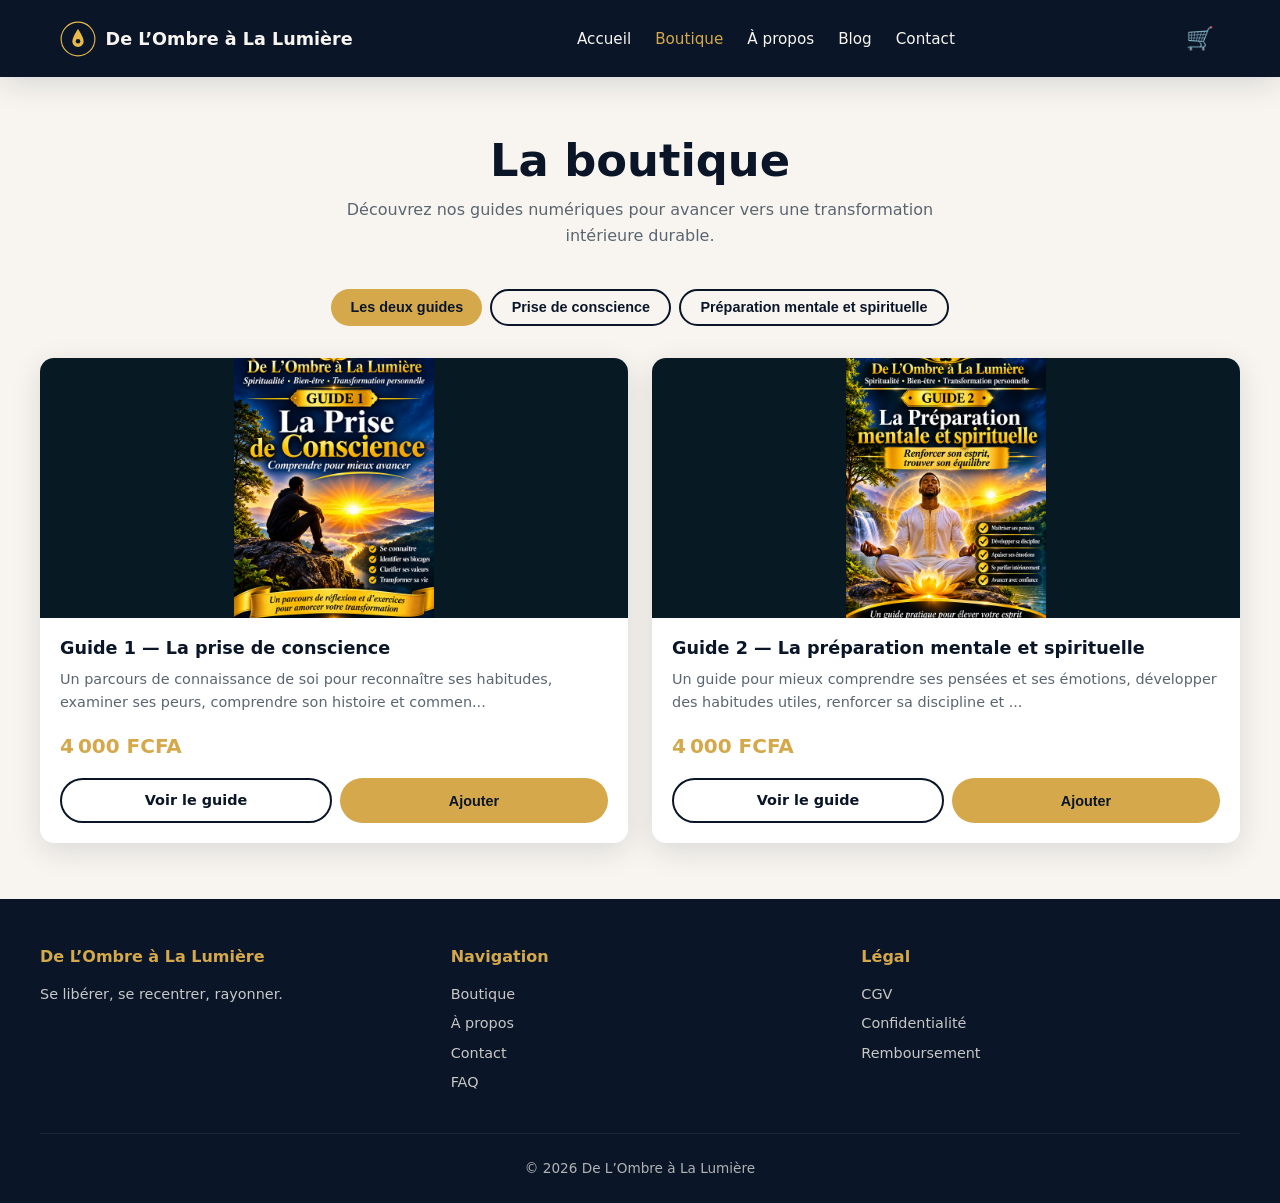
<file: boutique.html>
<!DOCTYPE html><html lang="fr">
<head>
  <meta charset="UTF-8">
  <meta name="viewport" content="width=device-width, initial-scale=1.0">
  <title>Boutique — De L’Ombre à La Lumière</title>
  <meta name="description" content="Tous nos guides numériques de développement personnel, spiritualité et transformation intérieure.">
  <link rel="stylesheet" href="assets/css/styles.css">
  <link rel="icon" href="data:image/svg+xml,<svg xmlns='http://www.w3.org/2000/svg' viewBox='0 0 100 100'><text y='.9em' font-size='90'>🌅</text></svg>">  <style>
    .card-cover {
      display: flex;
      align-items: center;
      justify-content: center;
      overflow: hidden;
      min-height: 260px;
      background: #071923;
    }

    .card-cover img {
      display: block;
      width: 100%;
      height: 300px;
      object-fit: contain;
      object-position: center;
    }

    .card-cover .placeholder {
      font-size: 4rem;
      align-items: center;
      justify-content: center;
      min-height: 260px;
    }

    @media (max-width: 600px) {
      .card-cover img {
        height: 260px;
      }
    }
  </style></head><body>  <header class="header">
    <div class="header-inner">
      <a href="index.html" class="logo">
        <svg width="36" height="36" viewBox="0 0 64 64" fill="none">
          <circle cx="32" cy="32" r="30" stroke="#E9B949" stroke-width="2"/>
          <path d="M32 14C32 14 22 28 22 36C22 41.5228 26.4772 46 32 46C37.5228 46 42 41.5228 42 36C42 28 32 14 32 14Z" fill="#E9B949"/>
          <circle cx="32" cy="36" r="4" fill="#071923"/>
        </svg>
        <span>De L’Ombre à La Lumière</span>
      </a>  <nav class="nav">
    <a href="index.html">Accueil</a>
    <a href="boutique.html" class="active">Boutique</a>
    <a href="a-propos.html">À propos</a>
    <a href="blog.html">Blog</a>
    <a href="contact.html">Contact</a>
  </nav>

  <div class="header-actions">
    <a href="panier.html" class="cart-btn">
      🛒 <span class="cart-count" style="display:none">0</span>
    </a>
    <button class="menu-toggle">☰</button>
  </div>
</div>

<nav class="mobile-nav">
  <a href="index.html">Accueil</a>
  <a href="boutique.html">Boutique</a>
  <a href="a-propos.html">À propos</a>
  <a href="blog.html">Blog</a>
  <a href="contact.html">Contact</a>
  <a href="panier.html">Panier</a>
</nav>

  </header>  <section class="section">
    <div class="container">  <h1 class="section-title">La boutique</h1>

  <p class="section-subtitle">
    Découvrez nos guides numériques pour avancer vers une transformation intérieure durable.
  </p>

  <!-- Filtres par catégorie -->
  <div
    style="display:flex; flex-wrap:wrap; gap:0.5rem; justify-content:center; margin-bottom:2rem;"
    id="filters">
  </div>

  <!-- Liste des guides -->
  <div class="cards-grid" id="products-list">
    <!-- Les produits sont chargés automatiquement par JavaScript -->
  </div>

  <div id="empty-message" class="empty-state hidden">
    <p>Aucun guide ne correspond à ce filtre pour le moment.</p>
  </div>

</div>

  </section>  <footer class="footer">
    <div class="footer-grid">  <div>
    <h4>De L’Ombre à La Lumière</h4>
    <p style="font-size:0.9rem; opacity:0.8;">
      Se libérer, se recentrer, rayonner.
    </p>
  </div>

  <div>
    <h4>Navigation</h4>
    <a href="boutique.html">Boutique</a>
    <a href="a-propos.html">À propos</a>
    <a href="contact.html">Contact</a>
    <a href="faq.html">FAQ</a>
  </div>

  <div>
    <h4>Légal</h4>
    <a href="cgv.html">CGV</a>
    <a href="confidentialite.html">Confidentialité</a>
    <a href="remboursement.html">Remboursement</a>
  </div>

</div>

<div class="footer-bottom">
  <p>© 2026 De L’Ombre à La Lumière</p>
</div>

  </footer>  <script src="assets/js/products.js"></script>  <script src="assets/js/main.js"></script>  <script src="assets/js/cart.js"></script>  <script>
    document.addEventListener('DOMContentLoaded', function() {

      const list = document.getElementById('products-list');
      const filtersEl = document.getElementById('filters');
      const emptyMsg = document.getElementById('empty-message');

      let currentFilter = 'all';

      // Création des filtres
      filtersEl.innerHTML = CATEGORIES.map(cat =>
        `<button
          class="btn ${cat.id === 'all' ? 'btn-primary' : 'btn-outline'} btn-sm"
          data-filter="${cat.id}">
          ${cat.label}
        </button>`
      ).join('');

      // Affichage des guides
      function renderProducts(filter) {

        const filtered = filter === 'all'
          ? PRODUCTS.filter(p => p.active)
          : PRODUCTS.filter(p => p.active && p.category === filter);

        if (filtered.length === 0) {
          list.innerHTML = '';
          emptyMsg.classList.remove('hidden');
          return;
        }

        emptyMsg.classList.add('hidden');

        list.innerHTML = filtered.map(p => `

          <article class="card">

            <div class="card-cover">

              ${
                p.image
                ? `
                  <img
                    src="${p.image}"
                    alt="Couverture du guide ${p.shortTitle}"
                    loading="lazy"
                    onerror="this.style.display='none'; this.nextElementSibling.style.display='inline-flex';"
                  >
                `
                : ''
              }

              <span
                class="placeholder"
                style="display:${p.image ? 'none' : 'inline-flex'};">
                ${p.coverEmoji || '📘'}
              </span>

            </div>

            <div class="card-body">

              <h3 class="card-title">${p.shortTitle}</h3>

              <p class="card-desc">
                ${p.description.substring(0, 120)}...
              </p>

              <div class="card-price">
                ${formatPrice(p.price)}
              </div>

              <div class="card-actions">

                <a
                  href="produit.html?id=${p.id}"
                  class="btn btn-outline btn-sm"
                  style="flex:1">
                  Voir le guide
                </a>

                <button
                  class="btn btn-primary btn-sm"
                  data-add-to-cart="${p.id}"
                  style="flex:1">
                  Ajouter
                </button>

              </div>

            </div>

          </article>

        `).join('');
      }

      // Gestion des filtres
      filtersEl.addEventListener('click', function(e) {

        const button = e.target.closest('button[data-filter]');

        if (!button) return;

        currentFilter = button.dataset.filter;

        filtersEl.querySelectorAll('button').forEach(b => {
          b.classList.remove('btn-primary');
          b.classList.add('btn-outline');
        });

        button.classList.remove('btn-outline');
        button.classList.add('btn-primary');

        renderProducts(currentFilter);

      });

      // Affichage initial de tous les guides
      renderProducts('all');

    });
  </script></body>
</html>
</file>
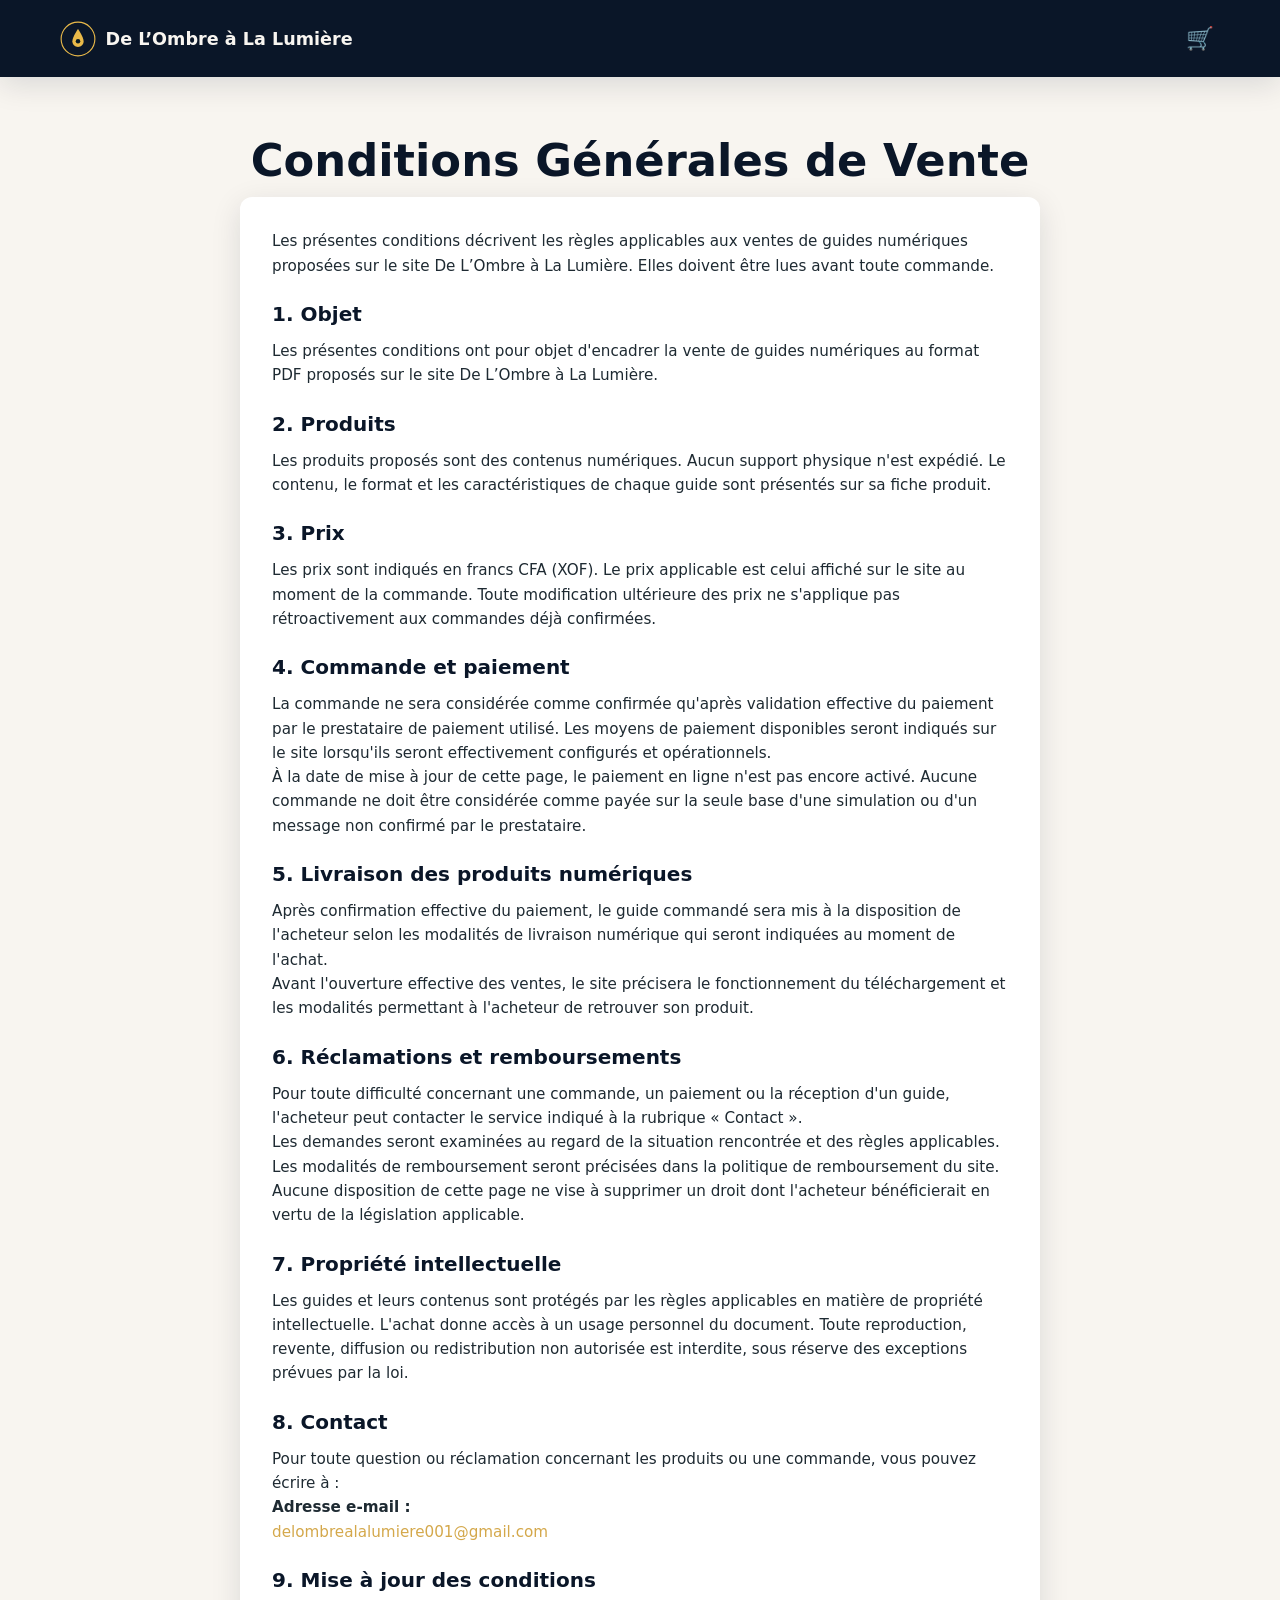
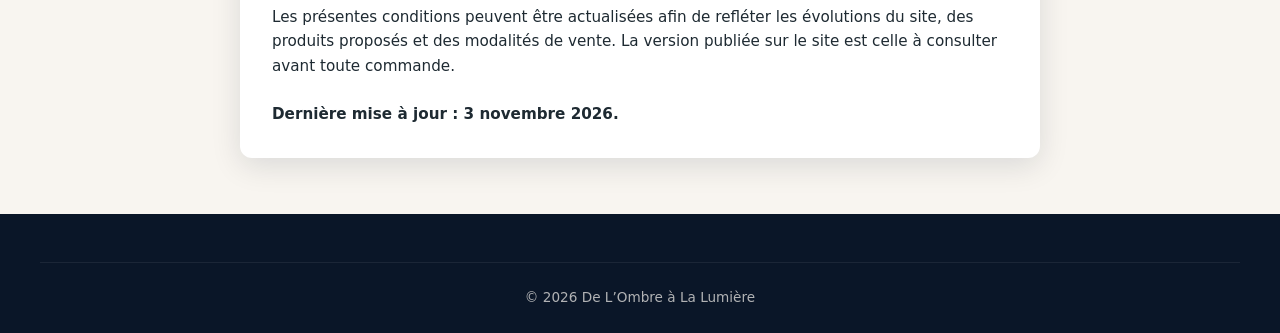
<file: cgv.html>
<!DOCTYPE html><html lang="fr">
<head>
  <meta charset="UTF-8">
  <meta name="viewport" content="width=device-width, initial-scale=1.0">
  <meta name="description" content="Conditions générales de vente des guides numériques De L’Ombre à La Lumière.">
  <title>Conditions Générales de Vente — De L’Ombre à La Lumière</title>
  <link rel="stylesheet" href="assets/css/styles.css">
</head>
<body>
  <header class="header">
    <div class="header-inner">
      <a href="index.html" class="logo">
        <svg width="36" height="36" viewBox="0 0 64 64" fill="none"><circle cx="32" cy="32" r="30" stroke="#E9B949" stroke-width="2"/><path d="M32 14C32 14 22 28 22 36C22 41.5228 26.4772 46 32 46C37.5228 46 42 41.5228 42 36C42 28 32 14 32 14Z" fill="#E9B949"/><circle cx="32" cy="36" r="4" fill="#071923"/></svg>
        <span>De L’Ombre à La Lumière</span>
      </a>
      <div class="header-actions">
        <a href="panier.html" class="cart-btn">🛒 <span class="cart-count" style="display:none">0</span></a>
      </div>
    </div>
  </header>  <section class="section">
    <div class="container" style="max-width:800px;">
      <h1 class="section-title">Conditions Générales de Vente</h1>
      <div style="background:#fff; padding:2rem; border-radius:12px; box-shadow:var(--ombre); font-size:0.95rem;">    <p>Les présentes conditions décrivent les règles applicables aux ventes de guides numériques proposées sur le site De L’Ombre à La Lumière. Elles doivent être lues avant toute commande.</p>

    <h3 style="margin:1.5rem 0 0.75rem;">1. Objet</h3>
    <p>Les présentes conditions ont pour objet d'encadrer la vente de guides numériques au format PDF proposés sur le site De L’Ombre à La Lumière.</p>

    <h3 style="margin:1.5rem 0 0.75rem;">2. Produits</h3>
    <p>Les produits proposés sont des contenus numériques. Aucun support physique n'est expédié. Le contenu, le format et les caractéristiques de chaque guide sont présentés sur sa fiche produit.</p>

    <h3 style="margin:1.5rem 0 0.75rem;">3. Prix</h3>
    <p>Les prix sont indiqués en francs CFA (XOF). Le prix applicable est celui affiché sur le site au moment de la commande. Toute modification ultérieure des prix ne s'applique pas rétroactivement aux commandes déjà confirmées.</p>

    <h3 style="margin:1.5rem 0 0.75rem;">4. Commande et paiement</h3>
    <p>La commande ne sera considérée comme confirmée qu'après validation effective du paiement par le prestataire de paiement utilisé. Les moyens de paiement disponibles seront indiqués sur le site lorsqu'ils seront effectivement configurés et opérationnels.</p>
    <p>À la date de mise à jour de cette page, le paiement en ligne n'est pas encore activé. Aucune commande ne doit être considérée comme payée sur la seule base d'une simulation ou d'un message non confirmé par le prestataire.</p>

    <h3 style="margin:1.5rem 0 0.75rem;">5. Livraison des produits numériques</h3>
    <p>Après confirmation effective du paiement, le guide commandé sera mis à la disposition de l'acheteur selon les modalités de livraison numérique qui seront indiquées au moment de l'achat.</p>
    <p>Avant l'ouverture effective des ventes, le site précisera le fonctionnement du téléchargement et les modalités permettant à l'acheteur de retrouver son produit.</p>

    <h3 style="margin:1.5rem 0 0.75rem;">6. Réclamations et remboursements</h3>
    <p>Pour toute difficulté concernant une commande, un paiement ou la réception d'un guide, l'acheteur peut contacter le service indiqué à la rubrique « Contact ».</p>
    <p>Les demandes seront examinées au regard de la situation rencontrée et des règles applicables. Les modalités de remboursement seront précisées dans la politique de remboursement du site. Aucune disposition de cette page ne vise à supprimer un droit dont l'acheteur bénéficierait en vertu de la législation applicable.</p>

    <h3 style="margin:1.5rem 0 0.75rem;">7. Propriété intellectuelle</h3>
    <p>Les guides et leurs contenus sont protégés par les règles applicables en matière de propriété intellectuelle. L'achat donne accès à un usage personnel du document. Toute reproduction, revente, diffusion ou redistribution non autorisée est interdite, sous réserve des exceptions prévues par la loi.</p>

    <h3 style="margin:1.5rem 0 0.75rem;">8. Contact</h3>
    <p>Pour toute question ou réclamation concernant les produits ou une commande, vous pouvez écrire à :</p>
    <p><strong>Adresse e-mail :</strong><br>
      <a href="mailto:delombrealalumiere001@gmail.com" style="color:var(--or);overflow-wrap:anywhere;">delombrealalumiere001@gmail.com</a>
    </p>

    <h3 style="margin:1.5rem 0 0.75rem;">9. Mise à jour des conditions</h3>
    <p>Les présentes conditions peuvent être actualisées afin de refléter les évolutions du site, des produits proposés et des modalités de vente. La version publiée sur le site est celle à consulter avant toute commande.</p>

    <p style="margin-top:1.5rem;"><strong>Dernière mise à jour : 3 novembre 2026.</strong></p>
  </div>
</div>

  </section>  <footer class="footer">
    <div class="footer-bottom"><p>© 2026 De L’Ombre à La Lumière</p></div>
  </footer>
  <script src="assets/js/cart.js"></script>
  <script src="assets/js/main.js"></script>
</body>
</html>
</file>
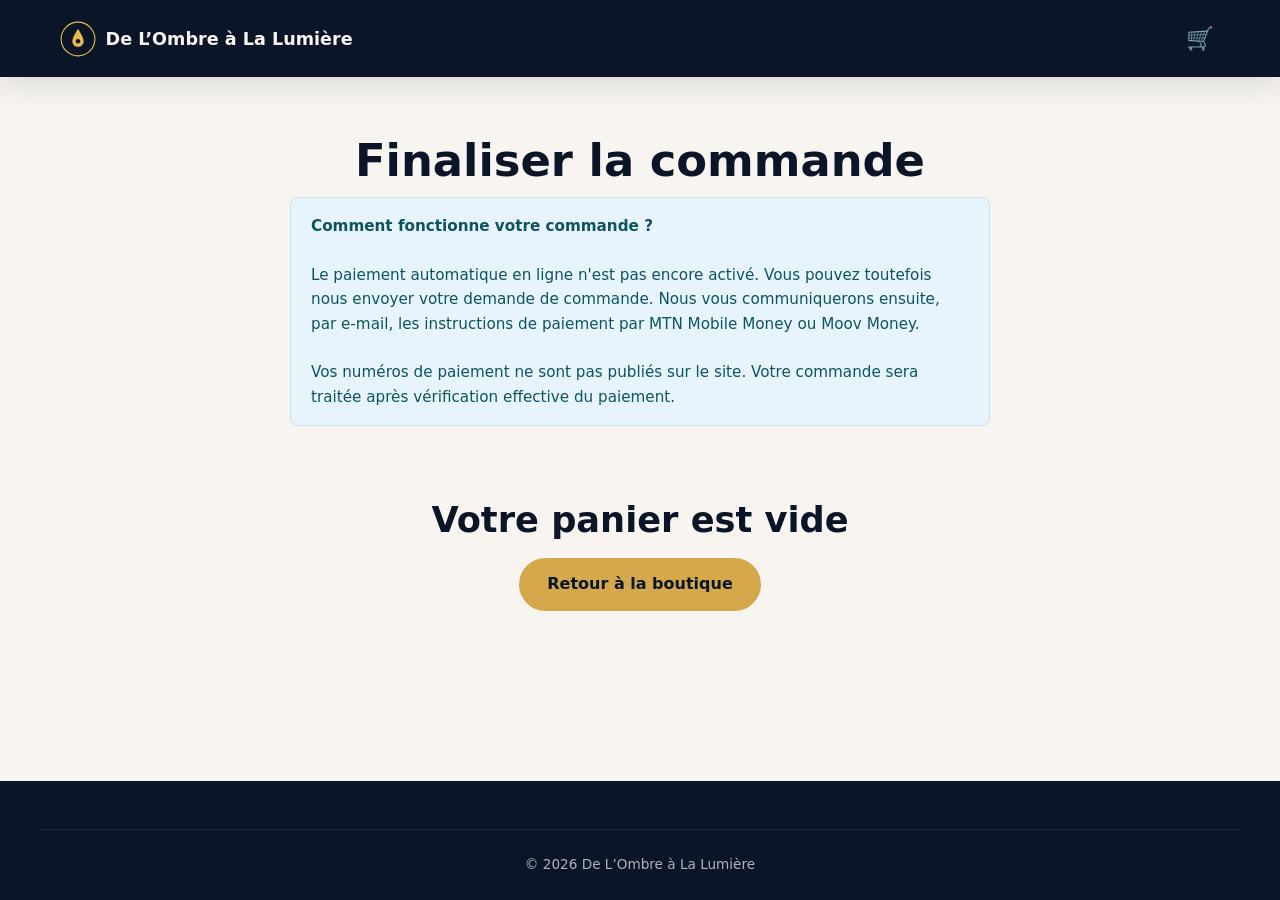
<file: checkout.html>
<!DOCTYPE html><html lang="fr">
<head>
  <meta charset="UTF-8">
  <meta name="viewport" content="width=device-width, initial-scale=1.0">
  <title>Commande — De L’Ombre à La Lumière</title>
  <link rel="stylesheet" href="assets/css/styles.css">
  <link rel="icon" href="data:image/svg+xml,<svg xmlns='http://www.w3.org/2000/svg' viewBox='0 0 100 100'><text y='.9em' font-size='90'>🌅</text></svg>">
</head>
<body>
  <header class="header">
    <div class="header-inner">
      <a href="index.html" class="logo">
        <svg width="36" height="36" viewBox="0 0 64 64" fill="none">
          <circle cx="32" cy="32" r="30" stroke="#E9B949" stroke-width="2"/>
          <path d="M32 14C32 14 22 28 22 36C22 41.5228 26.4772 46 32 46C37.5228 46 42 41.5228 42 36C42 28 32 14 32 14Z" fill="#E9B949"/>
          <circle cx="32" cy="36" r="4" fill="#071923"/>
        </svg>
        <span>De L’Ombre à La Lumière</span>
      </a>
      <div class="header-actions">
        <a href="panier.html" class="cart-btn">
          🛒 <span class="cart-count" style="display:none">0</span>
        </a>
      </div>
    </div>
  </header>  <section class="section">
    <div class="container" style="max-width:700px;">
      <h1 class="section-title">Finaliser la commande</h1>  <div class="alert alert-info">
    <strong>Comment fonctionne votre commande ?</strong><br><br>
    Le paiement automatique en ligne n'est pas encore activé.
    Vous pouvez toutefois nous envoyer votre demande de commande.
    Nous vous communiquerons ensuite, par e-mail, les instructions
    de paiement par MTN Mobile Money ou Moov Money.
    <br><br>
    Vos numéros de paiement ne sont pas publiés sur le site.
    Votre commande sera traitée après vérification effective du paiement.
  </div>

  <div id="checkout-form-container">
    <!-- Le formulaire sera affiché ici -->
  </div>

  <div id="checkout-message" style="display:none; margin-top:1rem;" class="alert alert-info">
    Votre application de messagerie devrait s'ouvrir avec votre demande
    de commande. Vérifiez le message puis envoyez-le.
    Votre panier restera conservé jusqu'à la suite du traitement.
  </div>
</div>

  </section>  <footer class="footer">
    <div class="footer-bottom">
      <p>© 2026 De L’Ombre à La Lumière</p>
    </div>
  </footer>  <script src="assets/js/products.js"></script>  <script src="assets/js/cart.js"></script>  <script src="assets/js/main.js"></script>  <script>
    document.addEventListener('DOMContentLoaded', function() {
      const cart = getCart();
      const container = document.getElementById('checkout-form-container');

      if (!cart || cart.length === 0) {
        container.innerHTML = `
          <div class="empty-state">
            <h2>Votre panier est vide</h2>
            <a href="boutique.html" class="btn btn-primary mt-2">
              Retour à la boutique
            </a>
          </div>`;
        return;
      }

      const total = getCartTotal();

      const itemsList = cart.map(item => {
        return `<li>${escapeHTML(item.title)} — ${formatPrice(item.price)}</li>`;
      }).join('');

      container.innerHTML = `
        <div style="background:#fff; padding:1.5rem; border-radius:12px; box-shadow:var(--ombre); margin-bottom:1.5rem;">
          <h3 style="margin-bottom:1rem;">Votre commande</h3>

          <ul style="margin-bottom:1rem; padding-left:1.2rem;">
            ${itemsList}
          </ul>

          <div class="flex justify-between" style="font-size:1.2rem; font-weight:700;">
            <span>Total à payer</span>
            <span style="color:var(--or)">${formatPrice(total)}</span>
          </div>
        </div>

        <form id="order-form" style="background:#fff; padding:1.5rem; border-radius:12px; box-shadow:var(--ombre);">
          <h3 style="margin-bottom:1.25rem;">Vos informations</h3>

          <div class="form-group">
            <label for="name">Nom complet *</label>
            <input type="text" id="name" name="name" required
              maxlength="100" placeholder="Votre nom complet">
          </div>

          <div class="form-group">
            <label for="phone">Numéro de téléphone *</label>
            <input type="tel" id="phone" name="phone" required
              maxlength="30" placeholder="Votre numéro de téléphone">
          </div>

          <div class="form-group">
            <label for="email">Adresse e-mail *</label>
            <input type="email" id="email" name="email" required
              maxlength="150" placeholder="votre@email.com">
          </div>

          <div class="form-group">
            <label for="payment">Votre moyen de paiement préféré *</label>
            <select id="payment" name="payment" required>
              <option value="">Choisissez un moyen de paiement</option>
              <option value="MTN Mobile Money">MTN Mobile Money</option>
              <option value="Moov Money">Moov Money</option>
            </select>
          </div>

          <button type="submit" class="btn btn-primary w-full">
            Envoyer ma demande de commande
          </button>

          <p style="font-size:0.85rem; color:var(--gris-clair); margin-top:1rem; text-align:center;">
            Après réception de votre demande, nous vous répondrons
            avec les instructions de paiement.
          </p>
        </form>
      `;

      function escapeHTML(value) {
        return String(value ?? '').replace(/[&<>"']/g, function(character) {
          return {
            '&': '&amp;',
            '<': '&lt;',
            '>': '&gt;',
            '"': '&quot;',
            "'": '&#039;'
          }[character];
        });
      }

      document.getElementById('order-form').addEventListener('submit', function(event) {
        event.preventDefault();

        const name = document.getElementById('name').value.trim();
        const phone = document.getElementById('phone').value.trim();
        const email = document.getElementById('email').value.trim();
        const payment = document.getElementById('payment').value;

        if (!name || !phone || !email || !payment) {
          alert('Veuillez remplir tous les champs obligatoires.');
          return;
        }

        const orderId = 'DOL-' + Date.now().toString(36).toUpperCase();

        const orderLines = cart.map(item => {
          return '- ' + item.title + ' : ' + formatPrice(item.price);
        }).join('\n');

        const message = [
          'Bonjour,',
          '',
          'Je souhaite commander les guides suivants :',
          '',
          orderLines,
          '',
          'TOTAL : ' + formatPrice(total),
          '',
          'INFORMATIONS DU CLIENT',
          'Nom : ' + name,
          'Téléphone : ' + phone,
          'E-mail : ' + email,
          'Moyen de paiement souhaité : ' + payment,
          '',
          'Référence de demande : ' + orderId,
          '',
          'Merci de me communiquer les instructions pour effectuer le paiement.',
          '',
          'Cordialement,',
          name
        ].join('\n');

        const subject = 'Demande de commande ' + orderId;

        const mailto = 'mailto:delombrealalumiere001@gmail.com'
          + '?subject=' + encodeURIComponent(subject)
          + '&body=' + encodeURIComponent(message);

        document.getElementById('checkout-message').style.display = 'block';

        window.location.href = mailto;
      });
    });
  </script></body>
</html>
</file>
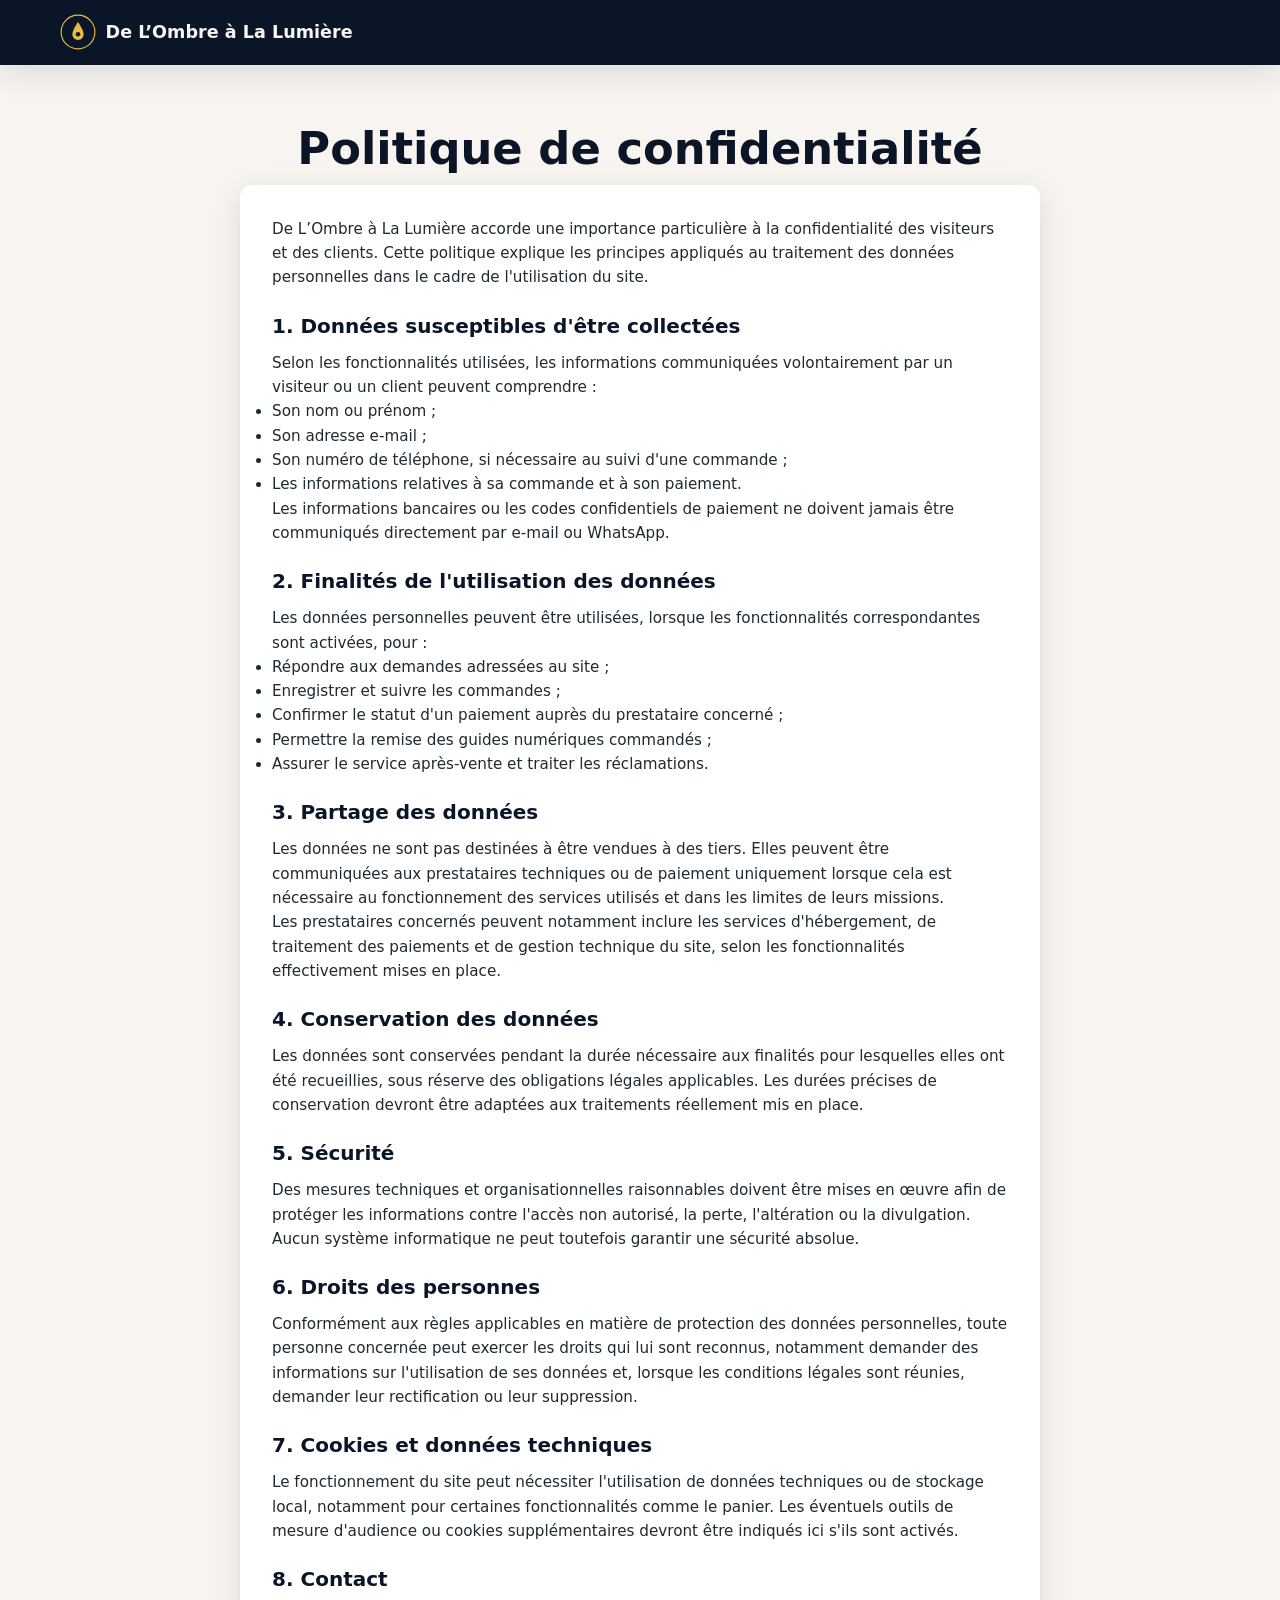
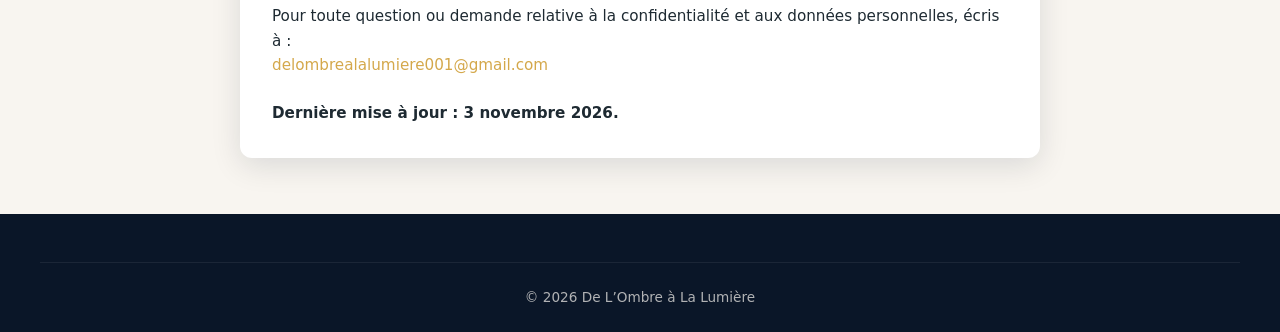
<file: confidentialite.html>
<!DOCTYPE html><html lang="fr">
<head>
  <meta charset="UTF-8">
  <meta name="viewport" content="width=device-width, initial-scale=1.0">
  <meta name="description" content="Politique de confidentialité du site De L’Ombre à La Lumière.">
  <title>Politique de confidentialité — De L’Ombre à La Lumière</title>
  <link rel="stylesheet" href="assets/css/styles.css">
</head>
<body>
  <header class="header">
    <div class="header-inner">
      <a href="index.html" class="logo">
        <svg width="36" height="36" viewBox="0 0 64 64" fill="none"><circle cx="32" cy="32" r="30" stroke="#E9B949" stroke-width="2"/><path d="M32 14C32 14 22 28 22 36C22 41.5228 26.4772 46 32 46C37.5228 46 42 41.5228 42 36C42 28 32 14 32 14Z" fill="#E9B949"/><circle cx="32" cy="36" r="4" fill="#071923"/></svg>
        <span>De L’Ombre à La Lumière</span>
      </a>
    </div>
  </header>  <section class="section">
    <div class="container" style="max-width:800px;">
      <h1 class="section-title">Politique de confidentialité</h1>
      <div style="background:#fff; padding:2rem; border-radius:12px; box-shadow:var(--ombre); font-size:0.95rem;">    <p>De L’Ombre à La Lumière accorde une importance particulière à la confidentialité des visiteurs et des clients. Cette politique explique les principes appliqués au traitement des données personnelles dans le cadre de l'utilisation du site.</p>

    <h3 style="margin:1.5rem 0 0.75rem;">1. Données susceptibles d'être collectées</h3>
    <p>Selon les fonctionnalités utilisées, les informations communiquées volontairement par un visiteur ou un client peuvent comprendre :</p>
    <ul>
      <li>Son nom ou prénom ;</li>
      <li>Son adresse e-mail ;</li>
      <li>Son numéro de téléphone, si nécessaire au suivi d'une commande ;</li>
      <li>Les informations relatives à sa commande et à son paiement.</li>
    </ul>
    <p>Les informations bancaires ou les codes confidentiels de paiement ne doivent jamais être communiqués directement par e-mail ou WhatsApp.</p>

    <h3 style="margin:1.5rem 0 0.75rem;">2. Finalités de l'utilisation des données</h3>
    <p>Les données personnelles peuvent être utilisées, lorsque les fonctionnalités correspondantes sont activées, pour :</p>
    <ul>
      <li>Répondre aux demandes adressées au site ;</li>
      <li>Enregistrer et suivre les commandes ;</li>
      <li>Confirmer le statut d'un paiement auprès du prestataire concerné ;</li>
      <li>Permettre la remise des guides numériques commandés ;</li>
      <li>Assurer le service après-vente et traiter les réclamations.</li>
    </ul>

    <h3 style="margin:1.5rem 0 0.75rem;">3. Partage des données</h3>
    <p>Les données ne sont pas destinées à être vendues à des tiers. Elles peuvent être communiquées aux prestataires techniques ou de paiement uniquement lorsque cela est nécessaire au fonctionnement des services utilisés et dans les limites de leurs missions.</p>
    <p>Les prestataires concernés peuvent notamment inclure les services d'hébergement, de traitement des paiements et de gestion technique du site, selon les fonctionnalités effectivement mises en place.</p>

    <h3 style="margin:1.5rem 0 0.75rem;">4. Conservation des données</h3>
    <p>Les données sont conservées pendant la durée nécessaire aux finalités pour lesquelles elles ont été recueillies, sous réserve des obligations légales applicables. Les durées précises de conservation devront être adaptées aux traitements réellement mis en place.</p>

    <h3 style="margin:1.5rem 0 0.75rem;">5. Sécurité</h3>
    <p>Des mesures techniques et organisationnelles raisonnables doivent être mises en œuvre afin de protéger les informations contre l'accès non autorisé, la perte, l'altération ou la divulgation. Aucun système informatique ne peut toutefois garantir une sécurité absolue.</p>

    <h3 style="margin:1.5rem 0 0.75rem;">6. Droits des personnes</h3>
    <p>Conformément aux règles applicables en matière de protection des données personnelles, toute personne concernée peut exercer les droits qui lui sont reconnus, notamment demander des informations sur l'utilisation de ses données et, lorsque les conditions légales sont réunies, demander leur rectification ou leur suppression.</p>

    <h3 style="margin:1.5rem 0 0.75rem;">7. Cookies et données techniques</h3>
    <p>Le fonctionnement du site peut nécessiter l'utilisation de données techniques ou de stockage local, notamment pour certaines fonctionnalités comme le panier. Les éventuels outils de mesure d'audience ou cookies supplémentaires devront être indiqués ici s'ils sont activés.</p>

    <h3 style="margin:1.5rem 0 0.75rem;">8. Contact</h3>
    <p>Pour toute question ou demande relative à la confidentialité et aux données personnelles, écris à :</p>
    <p>
      <a href="mailto:delombrealalumiere001@gmail.com" style="color:var(--or);overflow-wrap:anywhere;">
        delombrealalumiere001@gmail.com
      </a>
    </p>

    <p style="margin-top:1.5rem;"><strong>Dernière mise à jour : 3 novembre 2026.</strong></p>

  </div>
</div>

  </section>  <footer class="footer">
    <div class="footer-bottom"><p>© 2026 De L’Ombre à La Lumière</p></div>
  </footer>
  <script src="assets/js/cart.js"></script>
  <script src="assets/js/main.js"></script>
</body>
</html>
</file>
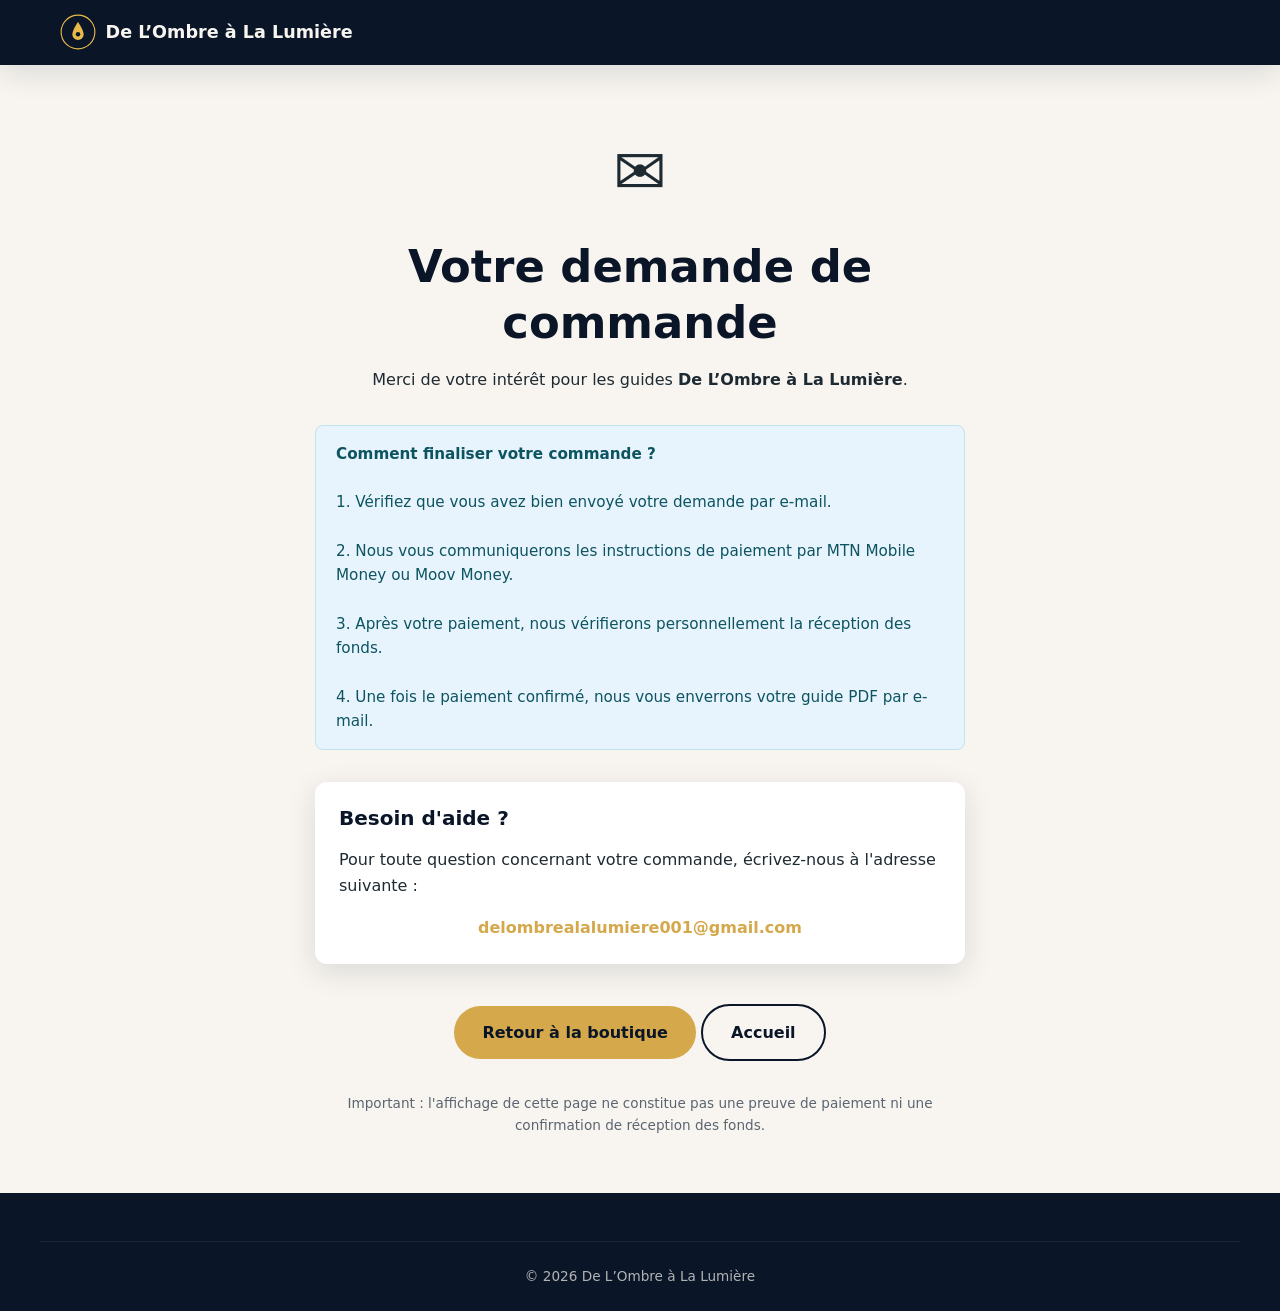
<file: confirmation.html>
<!DOCTYPE html><html lang="fr">
<head>
  <meta charset="UTF-8">
  <meta name="viewport" content="width=device-width, initial-scale=1.0">
  <title>Informations sur votre commande — De L’Ombre à La Lumière</title>
  <link rel="stylesheet" href="assets/css/styles.css">
  <link rel="icon" href="data:image/svg+xml,<svg xmlns='http://www.w3.org/2000/svg' viewBox='0 0 100 100'><text y='.9em' font-size='90'>🌅</text></svg>">
</head>
<body>
  <header class="header">
    <div class="header-inner">
      <a href="index.html" class="logo">
        <svg width="36" height="36" viewBox="0 0 64 64" fill="none">
          <circle cx="32" cy="32" r="30" stroke="#E9B949" stroke-width="2"/>
          <path d="M32 14C32 14 22 28 22 36C22 41.5228 26.4772 46 32 46C37.5228 46 42 41.5228 42 36C42 28 32 14 32 14Z" fill="#E9B949"/>
          <circle cx="32" cy="36" r="4" fill="#071923"/>
        </svg>
        <span>De L’Ombre à La Lumière</span>
      </a>
    </div>
  </header>  <section class="section">
    <div class="container" style="max-width:650px;">  <div style="text-align:center; margin-bottom:2rem;">
    <div style="font-size:4rem; margin-bottom:1rem;">✉️</div>
    <h1 class="section-title">Votre demande de commande</h1>
    <p style="margin-top:1rem;">
      Merci de votre intérêt pour les guides
      <strong>De L’Ombre à La Lumière</strong>.
    </p>
  </div>

  <div class="alert alert-info">
    <strong>Comment finaliser votre commande ?</strong><br><br>

    1. Vérifiez que vous avez bien envoyé votre demande par e-mail.<br><br>

    2. Nous vous communiquerons les instructions de paiement par
    MTN Mobile Money ou Moov Money.<br><br>

    3. Après votre paiement, nous vérifierons personnellement
    la réception des fonds.<br><br>

    4. Une fois le paiement confirmé, nous vous enverrons votre
    guide PDF par e-mail.
  </div>

  <div style="background:#fff; padding:1.5rem; border-radius:12px; box-shadow:var(--ombre); margin:2rem 0;">
    <h3 style="margin-bottom:1rem;">Besoin d'aide ?</h3>
    <p>
      Pour toute question concernant votre commande, écrivez-nous
      à l'adresse suivante :
    </p>

    <p style="margin-top:1rem; font-weight:700; text-align:center;">
      <a href="mailto:delombrealalumiere001@gmail.com">
        delombrealalumiere001@gmail.com
      </a>
    </p>
  </div>

  <div style="text-align:center;">
    <a href="boutique.html" class="btn btn-primary">
      Retour à la boutique
    </a>

    <a href="index.html" class="btn btn-outline mt-1">
      Accueil
    </a>
  </div>

  <p style="font-size:0.85rem; color:var(--gris-clair); text-align:center; margin-top:2rem;">
    Important : l'affichage de cette page ne constitue pas
    une preuve de paiement ni une confirmation de réception des fonds.
  </p>

</div>

  </section>  <footer class="footer">
    <div class="footer-bottom">
      <p>© 2026 De L’Ombre à La Lumière</p>
    </div>
  </footer>
</body>
</html>
</file>
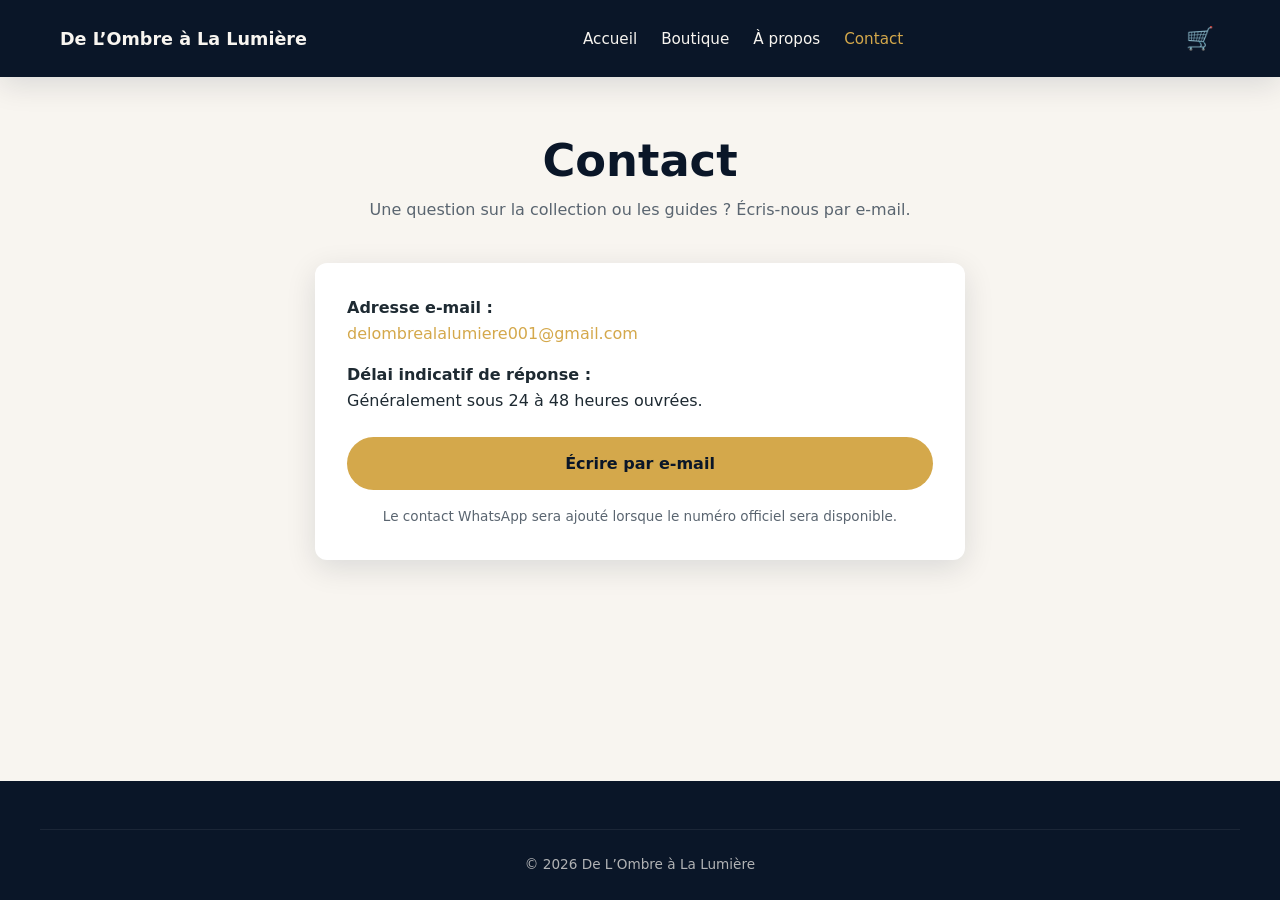
<file: contact.html>
<!DOCTYPE html>
<html lang="fr">
<head>
  <meta charset="UTF-8">
  <meta name="viewport" content="width=device-width, initial-scale=1.0">
  <meta name="description" content="Contacter De L’Ombre à La Lumière pour toute question sur les guides numériques.">
  <title>Contact — De L’Ombre à La Lumière</title>
  <link rel="stylesheet" href="assets/css/styles.css">
</head>
<body>
  <header class="header">
    <div class="header-inner">
      <a href="index.html" class="logo">
        <span>De L’Ombre à La Lumière</span>
      </a>
      <nav class="nav">
        <a href="index.html">Accueil</a>
        <a href="boutique.html">Boutique</a>
        <a href="a-propos.html">À propos</a>
        <a href="contact.html" class="active">Contact</a>
      </nav>
      <div class="header-actions">
        <a href="panier.html" class="cart-btn" aria-label="Voir le panier">🛒
          <span class="cart-count" style="display:none">0</span>
        </a>
        <button class="menu-toggle" aria-label="Ouvrir le menu">☰</button>
      </div>
    </div>
    <nav class="mobile-nav">
      <a href="index.html">Accueil</a>
      <a href="boutique.html">Boutique</a>
      <a href="a-propos.html">À propos</a>
      <a href="contact.html">Contact</a>
      <a href="panier.html">Panier</a>
    </nav>
  </header>

  <main>
    <section class="section">
      <div class="container" style="max-width:650px;">
        <h1 class="section-title">Contact</h1>
        <p class="section-subtitle">
          Une question sur la collection ou les guides ? Écris-nous par e-mail.
        </p>

        <div style="background:#fff;padding:2rem;border-radius:12px;box-shadow:var(--ombre);">
          <p style="margin-bottom:1rem;">
            <strong>Adresse e-mail :</strong><br>
            <a href="mailto:delombrealalumiere001@gmail.com"
               style="color:var(--or);overflow-wrap:anywhere;">
              delombrealalumiere001@gmail.com
            </a>
          </p>

          <p style="margin-bottom:1.5rem;">
            <strong>Délai indicatif de réponse :</strong><br>
            Généralement sous 24 à 48 heures ouvrées.
          </p>

          <a href="mailto:delombrealalumiere001@gmail.com?subject=Message%20depuis%20De%20L%E2%80%99Ombre%20%C3%A0%20La%20Lumi%C3%A8re"
             class="btn btn-primary w-full">
            Écrire par e-mail
          </a>

          <p style="font-size:0.85rem;color:var(--gris-clair);margin-top:1rem;text-align:center;">
            Le contact WhatsApp sera ajouté lorsque le numéro officiel sera disponible.
          </p>
        </div>
      </div>
    </section>
  </main>

  <footer class="footer">
    <div class="footer-bottom">
      <p>© 2026 De L’Ombre à La Lumière</p>
    </div>
  </footer>

  <script src="assets/js/cart.js"></script>
  <script src="assets/js/main.js"></script>
</body>
</html>
</file>
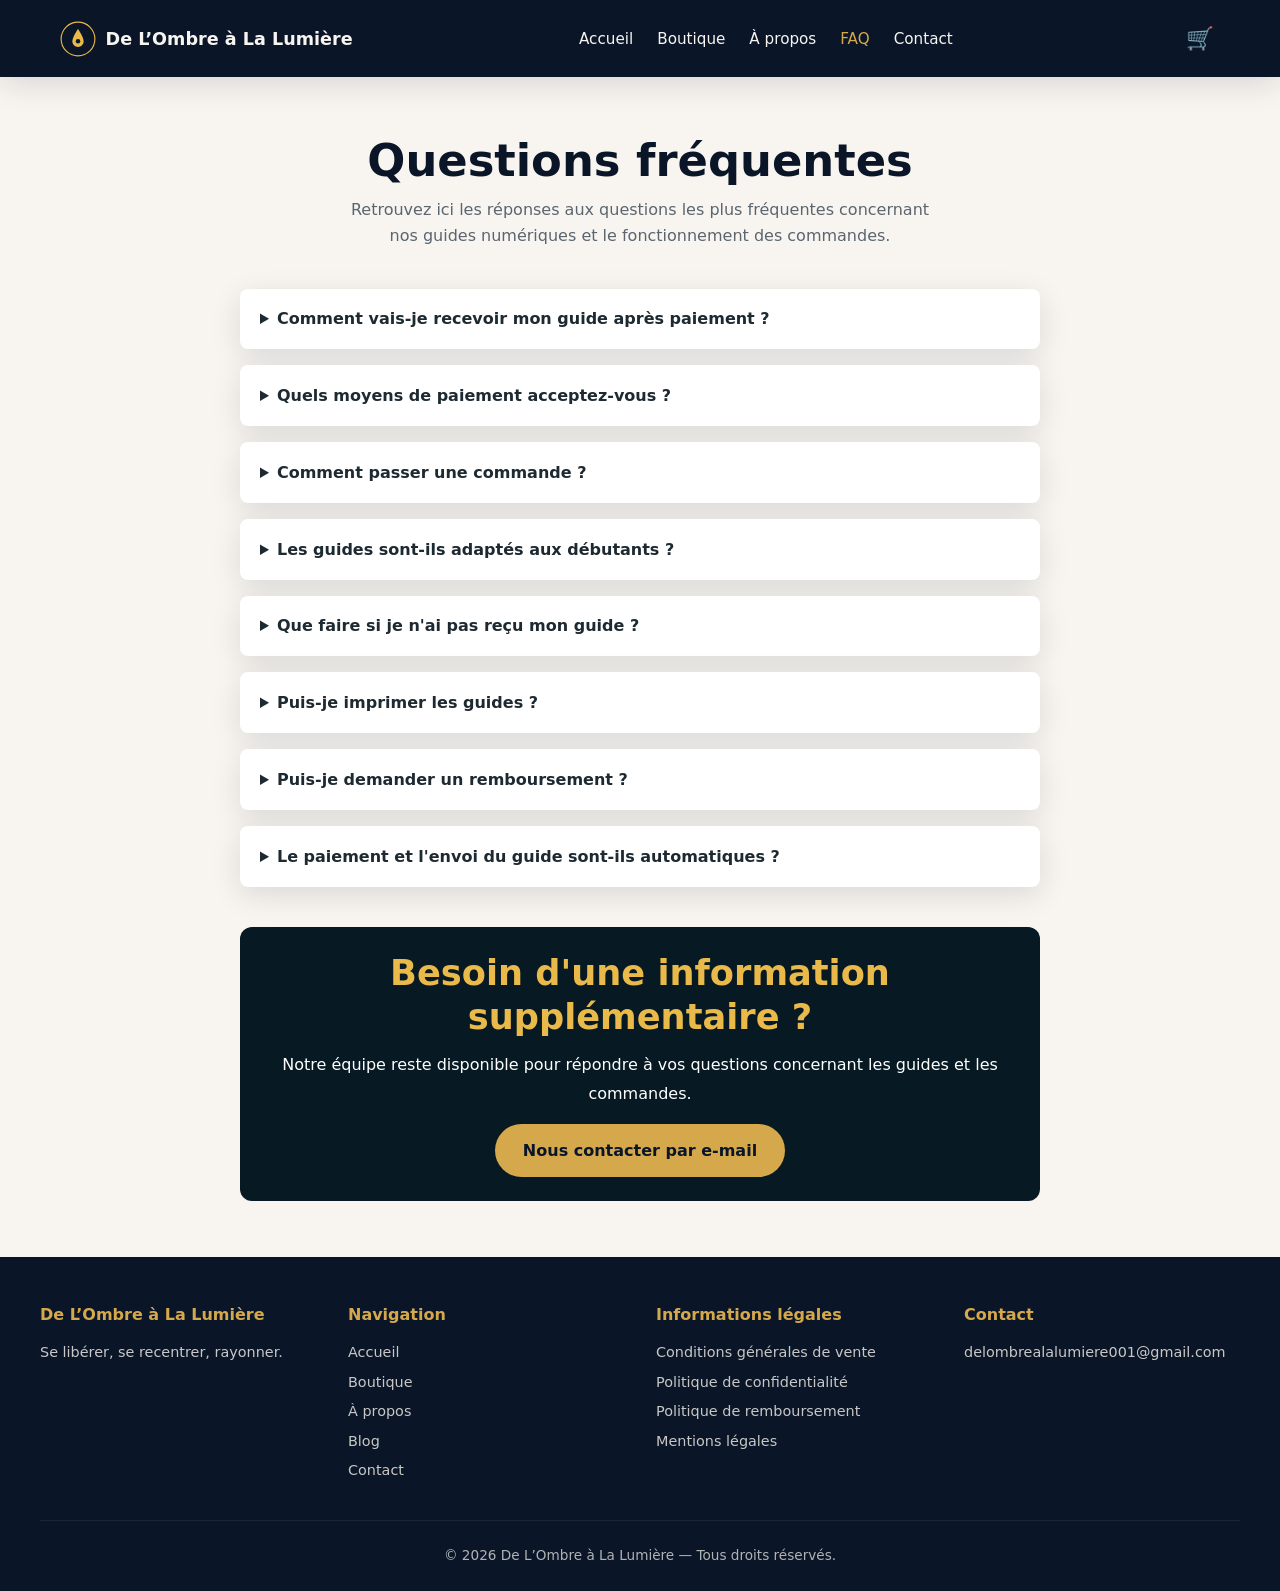
<file: faq.html>
<!DOCTYPE html><html lang="fr">
<head>
  <meta charset="UTF-8">
  <meta name="viewport" content="width=device-width, initial-scale=1.0">
  <meta name="description" content="Retrouvez les réponses aux questions concernant nos guides numériques, les commandes, les paiements et la réception des PDF.">
  <meta property="og:title" content="FAQ — De L’Ombre à La Lumière">
  <meta property="og:description" content="Toutes les informations utiles pour commander et recevoir vos guides numériques.">
  <meta property="og:type" content="website">
  <title>FAQ — De L’Ombre à La Lumière</title>
  <link rel="stylesheet" href="assets/css/styles.css">
  <link rel="icon" href="data:image/svg+xml,<svg xmlns='http://www.w3.org/2000/svg' viewBox='0 0 100 100'><text y='.9em' font-size='90'>🌅</text></svg>">
</head>
<body>  <header class="header">
    <div class="header-inner">
      <a href="index.html" class="logo">
        <svg width="36" height="36" viewBox="0 0 64 64" fill="none">
          <circle cx="32" cy="32" r="30" stroke="#E9B949" stroke-width="2"/>
          <path d="M32 14C32 14 22 28 22 36C22 41.5228 26.4772 46 32 46C37.5228 46 42 41.5228 42 36C42 28 32 14 32 14Z" fill="#E9B949"/>
          <circle cx="32" cy="36" r="4" fill="#071923"/>
        </svg>
        <span>De L’Ombre à La Lumière</span>
      </a>  <nav class="nav">
    <a href="index.html">Accueil</a>
    <a href="boutique.html">Boutique</a>
    <a href="a-propos.html">À propos</a>
    <a href="faq.html" class="active">FAQ</a>
    <a href="contact.html">Contact</a>
  </nav>

  <div class="header-actions">
    <a href="panier.html" class="cart-btn" aria-label="Panier">
      🛒
      <span class="cart-count" style="display:none">0</span>
    </a>
    <button class="menu-toggle" aria-label="Menu">☰</button>
  </div>
</div>

<nav class="mobile-nav">
  <a href="index.html">Accueil</a>
  <a href="boutique.html">Boutique</a>
  <a href="a-propos.html">À propos</a>
  <a href="faq.html">FAQ</a>
  <a href="contact.html">Contact</a>
  <a href="panier.html">Panier</a>
</nav>

  </header>  <section class="section">
    <div class="container" style="max-width:800px;">  <h1 class="section-title">Questions fréquentes</h1>

  <p class="section-subtitle">
    Retrouvez ici les réponses aux questions les plus fréquentes
    concernant nos guides numériques et le fonctionnement des commandes.
  </p>

  <div style="margin-top:2rem;">

    <details style="margin-bottom:1rem; background:#fff; padding:1.1rem 1.25rem; border-radius:8px; box-shadow:var(--ombre);">
      <summary style="font-weight:600; cursor:pointer;">
        Comment vais-je recevoir mon guide après paiement ?
      </summary>
      <p style="margin-top:0.75rem; color:var(--gris-clair); line-height:1.8;">
        Après confirmation de votre commande, nous vous communiquons
        les instructions de paiement. Une fois la réception des fonds
        vérifiée, votre guide au format PDF vous est envoyé manuellement
        à l'adresse e-mail indiquée lors de votre commande.
      </p>
    </details>

    <details style="margin-bottom:1rem; background:#fff; padding:1.1rem 1.25rem; border-radius:8px; box-shadow:var(--ombre);">
      <summary style="font-weight:600; cursor:pointer;">
        Quels moyens de paiement acceptez-vous ?
      </summary>
      <p style="margin-top:0.75rem; color:var(--gris-clair); line-height:1.8;">
        Nous proposons actuellement le paiement manuel par MTN Mobile Money
        et Moov Money. Après réception de votre demande de commande,
        les instructions ainsi que le numéro de paiement vous seront
        communiqués individuellement par e-mail.
        Aucun numéro personnel n'est affiché publiquement sur le site.
      </p>
    </details>

    <details style="margin-bottom:1rem; background:#fff; padding:1.1rem 1.25rem; border-radius:8px; box-shadow:var(--ombre);">
      <summary style="font-weight:600; cursor:pointer;">
        Comment passer une commande ?
      </summary>
      <p style="margin-top:0.75rem; color:var(--gris-clair); line-height:1.8;">
        Choisissez le guide qui vous intéresse, ajoutez-le à votre panier,
        puis renseignez les informations demandées dans le formulaire
        de commande. Votre demande sera préparée dans un e-mail que vous
        pourrez envoyer à notre équipe. Nous vous répondrons ensuite
        avec les instructions de paiement.
      </p>
    </details>

    <details style="margin-bottom:1rem; background:#fff; padding:1.1rem 1.25rem; border-radius:8px; box-shadow:var(--ombre);">
      <summary style="font-weight:600; cursor:pointer;">
        Les guides sont-ils adaptés aux débutants ?
      </summary>
      <p style="margin-top:0.75rem; color:var(--gris-clair); line-height:1.8;">
        Oui. Nos guides sont conçus pour accompagner progressivement
        les lecteurs. Ils proposent des explications accessibles,
        des réflexions et des exercices pratiques.
        Aucune connaissance préalable n'est nécessaire.
      </p>
    </details>

    <details style="margin-bottom:1rem; background:#fff; padding:1.1rem 1.25rem; border-radius:8px; box-shadow:var(--ombre);">
      <summary style="font-weight:600; cursor:pointer;">
        Que faire si je n'ai pas reçu mon guide ?
      </summary>
      <p style="margin-top:0.75rem; color:var(--gris-clair); line-height:1.8;">
        Vérifiez d'abord votre boîte de réception ainsi que vos courriers
        indésirables. Si vous ne trouvez toujours pas votre guide après
        confirmation du paiement, contactez-nous par e-mail en précisant
        le nom utilisé pour la commande, le guide acheté et l'adresse
        e-mail à laquelle vous souhaitez recevoir le PDF.
      </p>
    </details>

    <details style="margin-bottom:1rem; background:#fff; padding:1.1rem 1.25rem; border-radius:8px; box-shadow:var(--ombre);">
      <summary style="font-weight:600; cursor:pointer;">
        Puis-je imprimer les guides ?
      </summary>
      <p style="margin-top:0.75rem; color:var(--gris-clair); line-height:1.8;">
        Oui. Les guides au format PDF peuvent être consultés sur un
        téléphone, une tablette ou un ordinateur. Vous pouvez également
        les imprimer pour votre usage personnel, dans le respect
        des conditions d'utilisation.
      </p>
    </details>

    <details style="margin-bottom:1rem; background:#fff; padding:1.1rem 1.25rem; border-radius:8px; box-shadow:var(--ombre);">
      <summary style="font-weight:600; cursor:pointer;">
        Puis-je demander un remboursement ?
      </summary>
      <p style="margin-top:0.75rem; color:var(--gris-clair); line-height:1.8;">
        Les demandes de remboursement sont examinées conformément
        à notre politique de remboursement et aux droits applicables.
        Consultez notre
        <a href="remboursement.html">politique de remboursement</a>
        pour connaître les modalités.
      </p>
    </details>

    <details style="margin-bottom:1rem; background:#fff; padding:1.1rem 1.25rem; border-radius:8px; box-shadow:var(--ombre);">
      <summary style="font-weight:600; cursor:pointer;">
        Le paiement et l'envoi du guide sont-ils automatiques ?
      </summary>
      <p style="margin-top:0.75rem; color:var(--gris-clair); line-height:1.8;">
        Non. Pour le moment, les commandes sont traitées manuellement.
        Le paiement automatique et la livraison automatique ne sont
        pas encore activés. Chaque paiement est vérifié avant l'envoi
        du guide par e-mail.
      </p>
    </details>

  </div>

  <div style="background:#071923; color:#fff; padding:1.5rem; border-radius:12px; text-align:center; margin-top:2.5rem;">
    <h2 style="color:#E9B949; margin-bottom:0.75rem;">
      Besoin d'une information supplémentaire ?
    </h2>
    <p style="line-height:1.8; margin-bottom:1rem;">
      Notre équipe reste disponible pour répondre à vos questions
      concernant les guides et les commandes.
    </p>
    <a href="mailto:delombrealalumiere001@gmail.com" class="btn btn-primary">
      Nous contacter par e-mail
    </a>
  </div>

</div>

  </section>  <footer class="footer">
    <div class="footer-grid">
      <div>
        <h4>De L’Ombre à La Lumière</h4>
        <p style="font-size:0.9rem; opacity:0.8;">
          Se libérer, se recentrer, rayonner.
        </p>
      </div>  <div>
    <h4>Navigation</h4>
    <a href="index.html">Accueil</a>
    <a href="boutique.html">Boutique</a>
    <a href="a-propos.html">À propos</a>
    <a href="blog.html">Blog</a>
    <a href="contact.html">Contact</a>
  </div>

  <div>
    <h4>Informations légales</h4>
    <a href="cgv.html">Conditions générales de vente</a>
    <a href="confidentialite.html">Politique de confidentialité</a>
    <a href="remboursement.html">Politique de remboursement</a>
    <a href="mentions-legales.html">Mentions légales</a>
  </div>

  <div>
    <h4>Contact</h4>
    <a href="mailto:delombrealalumiere001@gmail.com">
      delombrealalumiere001@gmail.com
    </a>
  </div>
</div>

<div class="footer-bottom">
  <p>© 2026 De L’Ombre à La Lumière — Tous droits réservés.</p>
</div>

  </footer>  <script src="assets/js/cart.js"></script>  <script src="assets/js/main.js"></script></body>
</html>
</file>
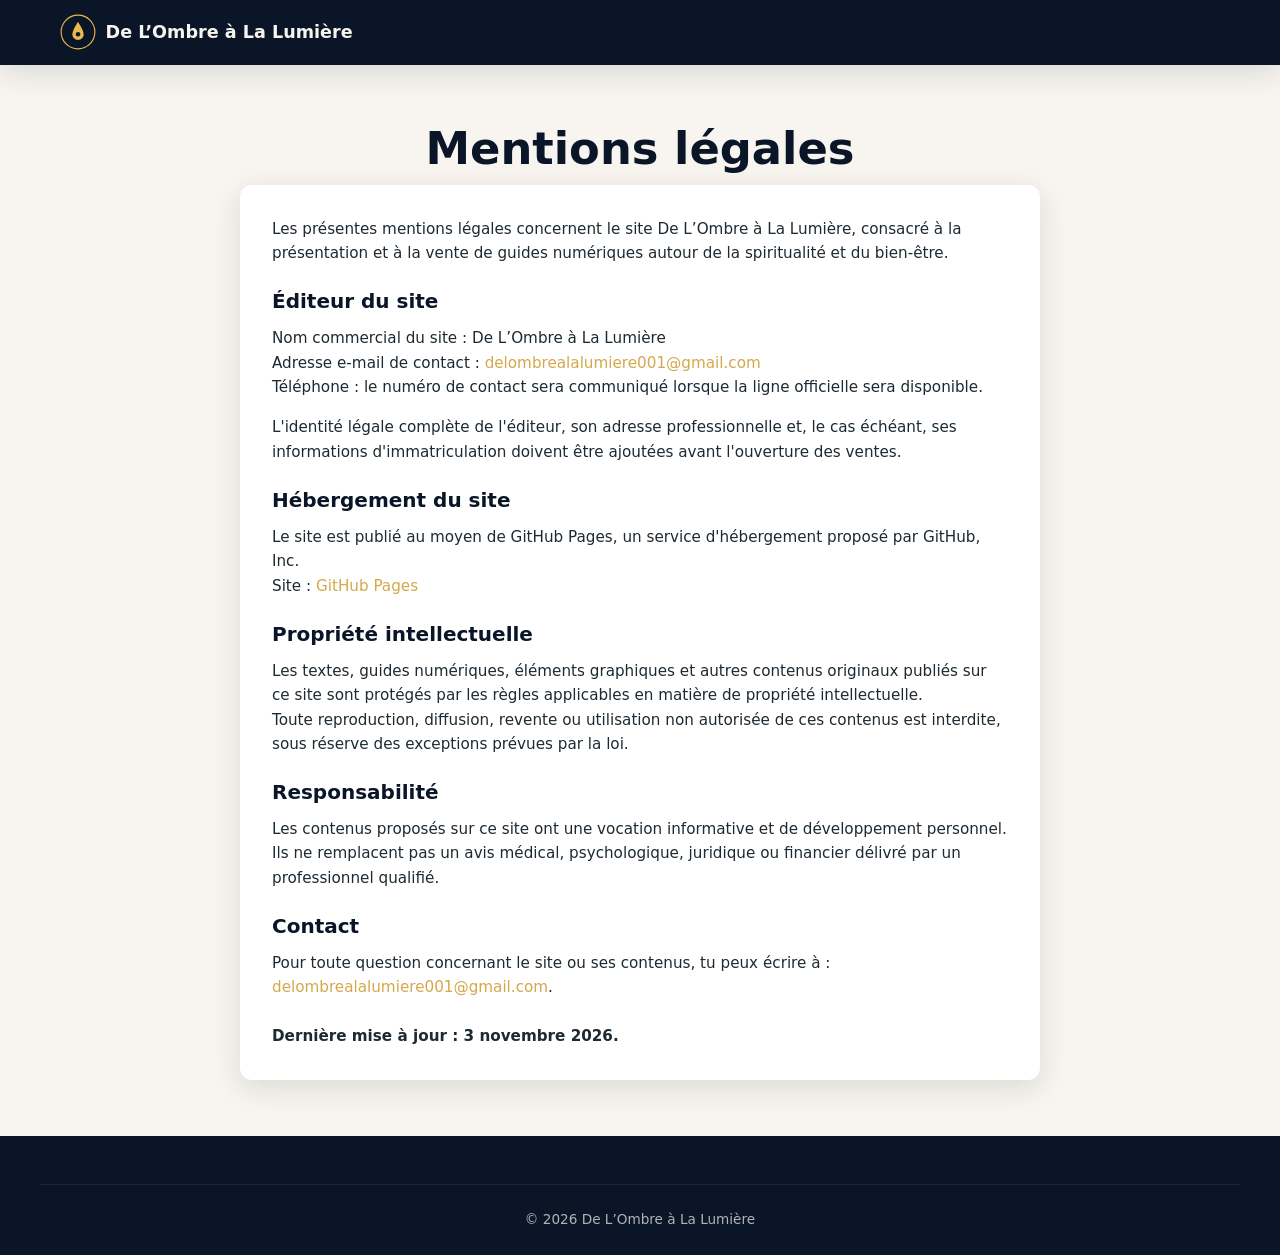
<file: mentions-legales.html>
<!DOCTYPE html><html lang="fr">
<head>
  <meta charset="UTF-8">
  <meta name="viewport" content="width=device-width, initial-scale=1.0">
  <meta name="description" content="Mentions légales du site De L’Ombre à La Lumière.">
  <title>Mentions légales — De L’Ombre à La Lumière</title>
  <link rel="stylesheet" href="assets/css/styles.css">
</head>
<body>
  <header class="header">
    <div class="header-inner">
      <a href="index.html" class="logo">
        <svg width="36" height="36" viewBox="0 0 64 64" fill="none"><circle cx="32" cy="32" r="30" stroke="#E9B949" stroke-width="2"/><path d="M32 14C32 14 22 28 22 36C22 41.5228 26.4772 46 32 46C37.5228 46 42 41.5228 42 36C42 28 32 14 32 14Z" fill="#E9B949"/><circle cx="32" cy="36" r="4" fill="#071923"/></svg>
        <span>De L’Ombre à La Lumière</span>
      </a>
    </div>
  </header>  <section class="section">
    <div class="container" style="max-width:800px;">
      <h1 class="section-title">Mentions légales</h1>
      <div style="background:#fff; padding:2rem; border-radius:12px; box-shadow:var(--ombre); font-size:0.95rem;">    <p>Les présentes mentions légales concernent le site De L’Ombre à La Lumière, consacré à la présentation et à la vente de guides numériques autour de la spiritualité et du bien-être.</p>

    <h3 style="margin:1.5rem 0 0.75rem;">Éditeur du site</h3>
    <p>
      Nom commercial du site : De L’Ombre à La Lumière<br>
      Adresse e-mail de contact :
      <a href="mailto:delombrealalumiere001@gmail.com" style="color:var(--or);overflow-wrap:anywhere;">delombrealalumiere001@gmail.com</a><br>
      Téléphone : le numéro de contact sera communiqué lorsque la ligne officielle sera disponible.
    </p>

    <p style="margin-top:1rem;">
      L'identité légale complète de l'éditeur, son adresse professionnelle et, le cas échéant, ses informations d'immatriculation doivent être ajoutées avant l'ouverture des ventes.
    </p>

    <h3 style="margin:1.5rem 0 0.75rem;">Hébergement du site</h3>
    <p>
      Le site est publié au moyen de GitHub Pages, un service d'hébergement proposé par GitHub, Inc.
    </p>
    <p>
      Site : <a href="https://pages.github.com/" target="_blank" rel="noopener noreferrer" style="color:var(--or);">GitHub Pages</a>
    </p>

    <h3 style="margin:1.5rem 0 0.75rem;">Propriété intellectuelle</h3>
    <p>
      Les textes, guides numériques, éléments graphiques et autres contenus originaux publiés sur ce site sont protégés par les règles applicables en matière de propriété intellectuelle.
    </p>
    <p>
      Toute reproduction, diffusion, revente ou utilisation non autorisée de ces contenus est interdite, sous réserve des exceptions prévues par la loi.
    </p>

    <h3 style="margin:1.5rem 0 0.75rem;">Responsabilité</h3>
    <p>
      Les contenus proposés sur ce site ont une vocation informative et de développement personnel. Ils ne remplacent pas un avis médical, psychologique, juridique ou financier délivré par un professionnel qualifié.
    </p>

    <h3 style="margin:1.5rem 0 0.75rem;">Contact</h3>
    <p>
      Pour toute question concernant le site ou ses contenus, tu peux écrire à :
      <a href="mailto:delombrealalumiere001@gmail.com" style="color:var(--or);overflow-wrap:anywhere;">delombrealalumiere001@gmail.com</a>.
    </p>

    <p style="margin-top:1.5rem;"><strong>Dernière mise à jour : 3 novembre 2026.</strong></p>

  </div>
</div>

  </section>  <footer class="footer">
    <div class="footer-bottom"><p>© 2026 De L’Ombre à La Lumière</p></div>
  </footer>
  <script src="assets/js/cart.js"></script>
  <script src="assets/js/main.js"></script>
</body>
</html>
</file>
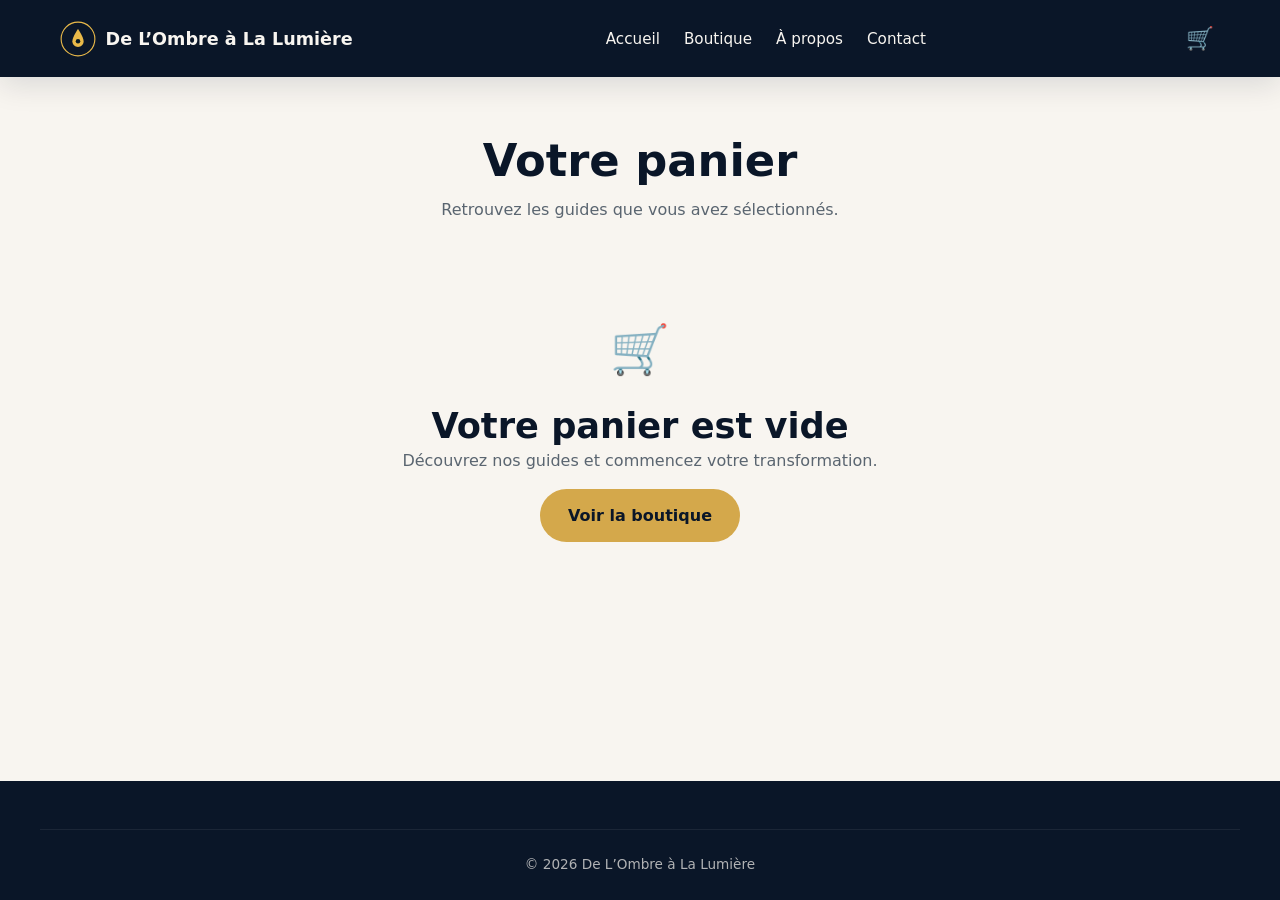
<file: panier.html>
<!DOCTYPE html><html lang="fr"><head>
  <meta charset="UTF-8">
  <meta name="viewport" content="width=device-width, initial-scale=1.0">  <title>Panier — De L’Ombre à La Lumière</title>  <meta name="description" content="Consultez votre panier et préparez votre commande de guides numériques.">  <link rel="stylesheet" href="assets/css/styles.css">  <link rel="icon" href="data:image/svg+xml,<svg xmlns='http://www.w3.org/2000/svg' viewBox='0 0 100 100'><text y='.9em' font-size='90'>🌅</text></svg>">
</head><body>  <!-- EN-TÊTE -->  <header class="header"><div class="header-inner">

  <a href="index.html" class="logo">

    <svg width="36" height="36" viewBox="0 0 64 64" fill="none">
      <circle cx="32" cy="32" r="30" stroke="#E9B949" stroke-width="2"/>
      <path d="M32 14C32 14 22 28 22 36C22 41.5228 26.4772 46 32 46C37.5228 46 42 41.5228 42 36C42 28 32 14 32 14Z" fill="#E9B949"/>
      <circle cx="32" cy="36" r="4" fill="#071923"/>
    </svg>

    <span>De L’Ombre à La Lumière</span>

  </a>

  <nav class="nav">
    <a href="index.html">Accueil</a>
    <a href="boutique.html">Boutique</a>
    <a href="a-propos.html">À propos</a>
    <a href="contact.html">Contact</a>
  </nav>

  <div class="header-actions">

    <a href="panier.html" class="cart-btn">
      🛒
      <span class="cart-count" style="display:none">0</span>
    </a>

    <button class="menu-toggle" type="button" aria-label="Ouvrir le menu">
      ☰
    </button>

  </div>

</div>

<nav class="mobile-nav">
  <a href="index.html">Accueil</a>
  <a href="boutique.html">Boutique</a>
  <a href="a-propos.html">À propos</a>
  <a href="contact.html">Contact</a>
  <a href="panier.html">Panier</a>
</nav>

  </header>  <!-- CONTENU DU PANIER -->  <section class="section"><div class="container">

  <h1 class="section-title">Votre panier</h1>

  <p class="section-subtitle">
    Retrouvez les guides que vous avez sélectionnés.
  </p>

  <div class="cart-layout" id="cart-content">
    <!-- Contenu généré automatiquement -->
  </div>

</div>

  </section>  <!-- PIED DE PAGE -->  <footer class="footer"><div class="footer-bottom">
  <p>© 2026 De L’Ombre à La Lumière</p>
</div>

  </footer>  <!-- SCRIPTS -->  <script src="assets/js/products.js"></script>  <script src="assets/js/cart.js"></script>  <script src="assets/js/main.js"></script>  <script>

    // Protection du contenu affiché
    function escapeHTML(value) {

      return String(value ?? '').replace(/[&<>"']/g, function(character) {

        return {
          '&': '&amp;',
          '<': '&lt;',
          '>': '&gt;',
          '"': '&quot;',
          "'": '&#039;'
        }[character];

      });

    }

    // Affichage du panier
    function renderCart() {

      const cart = getCart();

      const container = document.getElementById('cart-content');

      if (!cart || cart.length === 0) {

        container.innerHTML = `

          <div class="empty-state" style="grid-column:1/-1">

            <p style="font-size:3rem; margin-bottom:1rem;">
              🛒
            </p>

            <h2>Votre panier est vide</h2>

            <p>
              Découvrez nos guides et commencez votre transformation.
            </p>

            <a href="boutique.html" class="btn btn-primary mt-2">
              Voir la boutique
            </a>

          </div>

        `;

        return;

      }

      // Création des articles
      const itemsHtml = cart.map(item => `

        <div class="cart-item">

          <div class="cart-item-cover">
            ${escapeHTML(item.emoji || '📘')}
          </div>

          <div style="flex:1; min-width:0;">

            <h3 style="font-size:1.05rem; margin-bottom:0.3rem;">
              ${escapeHTML(item.title)}
            </h3>

            <p style="color:var(--or); font-weight:600;">
              ${formatPrice(item.price)}
            </p>

          </div>

          <button
            type="button"
            data-remove-cart="${escapeHTML(item.id)}"
            style="background:none; border:none; color:#c00; cursor:pointer; font-size:1.2rem;"
            aria-label="Supprimer cet article">

            ✕

          </button>

        </div>

      `).join('');

      // Calcul du total
      const total = getCartTotal();

      // Affichage général
      container.innerHTML = `

        <div>
          ${itemsHtml}
        </div>

        <div class="cart-summary">

          <h3 style="margin-bottom:1rem;">
            Récapitulatif
          </h3>

          <div class="flex justify-between mb-2">

            <span>Sous-total</span>

            <strong>
              ${formatPrice(total)}
            </strong>

          </div>

          <div
            class="flex justify-between mb-2"
            style="font-size:0.9rem; color:var(--gris-clair);">

            <span>Livraison</span>

            <span>
              Guide numérique par e-mail après paiement confirmé
            </span>

          </div>

          <hr style="margin:1rem 0; border:none; border-top:1px solid #eee;">

          <div class="flex justify-between" style="font-size:1.2rem;">

            <strong>Total</strong>

            <strong style="color:var(--or);">
              ${formatPrice(total)}
            </strong>

          </div>

          <a href="checkout.html" class="btn btn-primary w-full mt-3">
            Passer la commande
          </a>

          <a href="boutique.html" class="btn btn-outline w-full mt-1">
            Continuer mes achats
          </a>

          <div class="alert alert-info mt-2" style="font-size:0.85rem;">

            <strong>Paiement manuel</strong>

            <br><br>

            Après votre demande de commande, nous vous communiquerons
            individuellement les instructions pour payer par
            MTN Mobile Money ou Moov Money.

            <br><br>

            Votre guide numérique sera envoyé par e-mail après
            vérification effective du paiement.

          </div>

        </div>

      `;

    }

    // Gestion sécurisée de la suppression
    document.addEventListener('DOMContentLoaded', function() {

      const container = document.getElementById('cart-content');

      renderCart();

      container.addEventListener('click', function(event) {

        const button = event.target.closest('[data-remove-cart]');

        if (!button) return;

        const itemId = button.dataset.removeCart;

        removeFromCart(itemId);

        renderCart();

      });

    });

  </script></body>
</html>
</file>
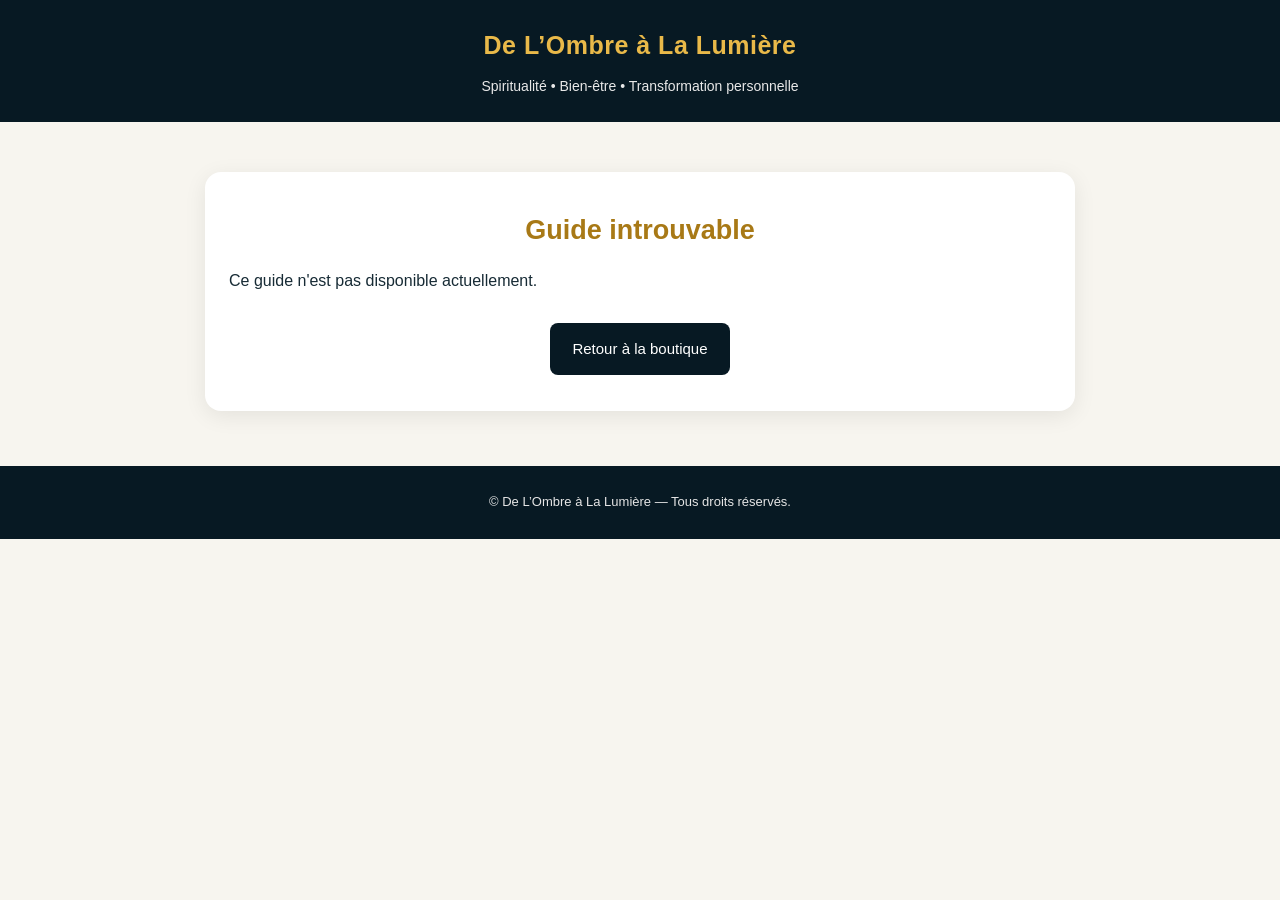
<file: produit.html>
<!DOCTYPE html>
<html lang="fr">
<head>
  <meta charset="UTF-8">
  <meta name="viewport" content="width=device-width, initial-scale=1.0">

  <meta name="description" content="Découvrez les guides numériques De L’Ombre à La Lumière : connaissance de soi, préparation mentale et spiritualité.">

  <title>Détail du guide | De L’Ombre à La Lumière</title>

  <style>
    * {
      box-sizing: border-box;
    }

    body {
      margin: 0;
      font-family: Arial, sans-serif;
      background: #f7f5ef;
      color: #172b35;
      line-height: 1.75;
    }

    header {
      background: #071923;
      color: white;
      padding: 24px 16px;
      text-align: center;
    }

    header h1 {
      color: #e9b949;
      margin: 0;
      font-size: 25px;
      letter-spacing: 0.5px;
    }

    header p {
      margin: 6px 0 0;
      font-size: 14px;
      color: #e8e8e8;
    }

    .container {
      max-width: 900px;
      margin: 35px auto;
      padding: 15px;
    }

    .product {
      background: white;
      border-radius: 16px;
      padding: 30px 24px;
      box-shadow: 0 5px 22px rgba(0,0,0,0.08);
    }

    /* Couverture réelle du guide */
    .cover {
      background: linear-gradient(145deg, #071923, #173747);
      border: 1px solid #d5a536;
      border-radius: 14px;
      overflow: hidden;
      text-align: center;
      margin-bottom: 28px;
      min-height: 180px;
    }

    .cover img {
      display: block;
      width: 100%;
      max-height: 650px;
      object-fit: contain;
      margin: 0 auto;
    }

    .cover-fallback {
      padding: 38px 15px;
      font-size: 75px;
    }

    .guide-label {
      display: inline-block;
      background: #f8efd9;
      color: #8b6514;
      padding: 5px 13px;
      border-radius: 20px;
      font-size: 13px;
      font-weight: bold;
      margin-bottom: 12px;
    }

    h2 {
      color: #a87916;
      font-size: 27px;
      line-height: 1.35;
      margin: 10px 0 18px;
      text-align: center;
    }

    .description {
      text-align: left;
      margin: 20px 0;
      overflow-wrap: anywhere;
    }

    .description h3 {
      color: #9a701c;
      font-size: 19px;
      margin-top: 30px;
      margin-bottom: 12px;
      border-bottom: 1px solid #ead9b2;
      padding-bottom: 8px;
    }

    .description h4 {
      color: #173747;
      font-size: 16px;
      margin: 22px 0 5px;
      padding-left: 12px;
      border-left: 3px solid #d5a536;
    }

    .description p {
      margin: 10px 0;
    }

    .description ul {
      padding-left: 23px;
      margin: 12px 0 20px;
    }

    .description li {
      margin-bottom: 9px;
      padding-left: 4px;
    }

    .description li::marker {
      color: #c29432;
    }

    .highlight {
      background: #fbf5e8;
      border-left: 4px solid #d5a536;
      padding: 17px;
      margin: 22px 0;
      border-radius: 5px;
    }

    .highlight strong {
      color: #8b6514;
    }

    .section-intro {
      background: #f8f5ed;
      border-radius: 9px;
      padding: 16px;
      margin: 18px 0;
      border: 1px solid #ead9b2;
    }

    .section-heading {
      background: linear-gradient(110deg, #071923, #173747);
      color: #e9b949;
      padding: 13px 16px;
      border-radius: 8px;
      margin-top: 30px;
      margin-bottom: 15px;
      font-size: 17px;
      font-weight: bold;
      letter-spacing: 0.3px;
    }

    .price-box {
      background: #f8f5ed;
      border-radius: 12px;
      padding: 20px;
      text-align: center;
      margin-top: 28px;
    }

    .price {
      font-size: 29px;
      font-weight: bold;
      color: #a87916;
      margin: 5px 0;
    }

    .format {
      color: #5d6870;
      font-size: 14px;
    }

    .payment-note {
      background: #fff8e9;
      border: 1px solid #ead9b2;
      border-radius: 9px;
      padding: 13px;
      margin-top: 16px;
      font-size: 14px;
      text-align: left;
    }

    .actions {
      text-align: center;
      margin-top: 22px;
    }

    .btn {
      display: inline-block;
      padding: 13px 22px;
      border-radius: 8px;
      text-decoration: none;
      border: none;
      cursor: pointer;
      font-size: 15px;
      margin: 6px;
      transition: opacity 0.2s;
    }

    .btn:hover {
      opacity: 0.88;
    }

    .primary {
      background: #d5a536;
      color: #071923;
      font-weight: bold;
    }

    .secondary {
      background: #071923;
      color: white;
    }

    footer {
      background: #071923;
      text-align: center;
      padding: 25px 15px;
      color: #e5e5e5;
      font-size: 13px;
      margin-top: 40px;
    }

    @media (max-width: 600px) {
      .container {
        margin: 18px auto;
        padding: 12px;
      }

      .product {
        padding: 22px 16px;
      }

      h2 {
        font-size: 23px;
      }

      .cover img {
        max-height: 520px;
      }

      .cover-fallback {
        font-size: 62px;
        padding: 28px 12px;
      }

      .section-heading {
        font-size: 15px;
      }

      .btn {
        width: 100%;
        margin: 7px 0;
      }
    }
  </style>
</head>

<body>

  <header>
    <h1>De L’Ombre à La Lumière</h1>
    <p>Spiritualité • Bien-être • Transformation personnelle</p>
  </header>

  <main class="container">
    <div id="product-detail" class="product">
      Chargement du guide...
    </div>
  </main>

  <footer>
    © De L’Ombre à La Lumière — Tous droits réservés.
  </footer>

  <script src="assets/js/products.js"></script>
  <script src="assets/js/main.js"></script>
  <script src="assets/js/cart.js"></script>

  <script>
    // Sécurise l'affichage du texte provenant du catalogue.
    function escapeHTML(text) {
      return String(text).replace(/[&<>"']/g, function(character) {
        return {
          '&': '&amp;',
          '<': '&lt;',
          '>': '&gt;',
          '"': '&quot;',
          "'": '&#039;'
        }[character];
      });
    }

    // Transforme la description textuelle en présentation structurée.
    function renderFormattedDescription(text) {
      const lines = String(text || '').split(/\r?\n/);
      let html = '';
      let paragraph = [];
      let list = [];

      function flushParagraph() {
        if (paragraph.length) {
          html += '<p>' + paragraph.map(escapeHTML).join(' ') + '</p>';
          paragraph = [];
        }
      }

      function flushList() {
        if (list.length) {
          html += '<ul>' + list.map(function(item) {
            return '<li>' + escapeHTML(item) + '</li>';
          }).join('') + '</ul>';
          list = [];
        }
      }

      function flushAll() {
        flushParagraph();
        flushList();
      }

      lines.forEach(function(rawLine) {
        const line = rawLine.trim();

        if (!line) {
          flushAll();
          return;
        }

        if (/^[•●▪\-]\s*/.test(line)) {
          flushParagraph();
          list.push(line.replace(/^[•●▪\-]\s*/, ''));
          return;
        }

        flushList();

        if (/^GUIDE\s+\d+\s+—/i.test(line)) {
          flushParagraph();
          html += '<div class="section-heading">' +
            escapeHTML(line) +
            '</div>';
          return;
        }

        const isHeading =
          line === line.toLocaleUpperCase('fr-FR') &&
          /[A-ZÀ-Ÿ]/.test(line) &&
          line.length > 3;

        if (isHeading) {
          flushParagraph();
          html += '<h3>' + escapeHTML(line) + '</h3>';
          return;
        }

        if (/^Chapitre\s+\d+\s+—/i.test(line)) {
          flushParagraph();
          html += '<h4>' + escapeHTML(line) + '</h4>';
          return;
        }

        paragraph.push(line);
      });

      flushAll();

      return html;
    }

    document.addEventListener('DOMContentLoaded', function() {

      const container = document.getElementById('product-detail');
      const params = new URLSearchParams(window.location.search);
      const id = params.get('id');

      const product = getProductById(id);

      if (!product || !product.active) {
        container.innerHTML = `
          <h2>Guide introuvable</h2>
          <p>Ce guide n'est pas disponible actuellement.</p>
          <div class="actions">
            <a href="boutique.html" class="btn secondary">
              Retour à la boutique
            </a>
          </div>
        `;
        return;
      }

      const isGuideOne = product.id === 'guide-transformation';

      const description = isGuideOne
        ? `
          <p><strong>Le premier pas pour mieux comprendre sa vie et retrouver sa direction.</strong></p>

          <p>Avez-vous parfois l'impression de répéter les mêmes erreurs, de rencontrer les mêmes difficultés ou de fournir des efforts sans savoir clairement ce qui vous empêche d'avancer ?</p>

          <p>Avant de chercher à transformer sa vie, il est important d'apprendre à mieux la comprendre.</p>

          <p>Le guide <strong>« La prise de conscience »</strong> vous invite à prendre du recul, à observer votre monde intérieur et à examiner les habitudes, les pensées, les peurs et les croyances qui peuvent influencer vos décisions.</p>

          <p>Ce premier volume de la collection De L’Ombre à La Lumière constitue une base de réflexion pour commencer un travail personnel progressif, lucide et responsable.</p>

          <h3>Ce que vous allez explorer</h3>
          <ul>
            <li>Comprendre vos pensées et vos émotions.</li>
            <li>Identifier certaines habitudes qui freinent votre progression.</li>
            <li>Distinguer les faits de vos interprétations.</li>
            <li>Examiner vos peurs et les croyances qui influencent vos choix.</li>
            <li>Apprendre à prendre vos responsabilités sans vous condamner.</li>
            <li>Clarifier vos valeurs et vos priorités.</li>
            <li>Découvrir une approche spirituelle fondée sur le discernement.</li>
            <li>Transformer progressivement vos prises de conscience en actions concrètes.</li>
          </ul>

          <h3>Un parcours structuré en 4 parties</h3>

          <p><strong>Partie 1 — Le réveil psychologique</strong><br>
          Apprenez à regarder votre situation avec honnêteté et à examiner les pensées qui orientent vos décisions.</p>

          <p><strong>Partie 2 — La rencontre avec soi-même</strong><br>
          Explorez vos peurs, vos contradictions, votre passé et les valeurs qui donnent une direction à votre vie.</p>

          <p><strong>Partie 3 — L'ouverture spirituelle</strong><br>
          Approfondissez votre réflexion sur le silence, la conscience, les racines et le sens de votre vie intérieure.</p>

          <p><strong>Partie 4 — La discipline de transformation</strong><br>
          Découvrez comment passer de la réflexion à l'action et construire des habitudes plus cohérentes avec vos objectifs.</p>

          <h3>Des exercices pour passer à la pratique</h3>

          <p>Ce guide ne se limite pas à des explications. Il vous propose des exercices de réflexion écrite et un programme progressif de 14 jours pour observer votre évolution.</p>

          <p>Vous disposerez notamment :</p>
          <ul>
            <li>D'exercices pour mieux vous connaître.</li>
            <li>De questions pour examiner vos pensées et vos peurs.</li>
            <li>D'un carnet de transformation.</li>
            <li>D'un bilan personnel pour faire le point sur votre parcours.</li>
          </ul>

          <h3>À qui s'adresse ce guide ?</h3>

          <p>À toute personne qui souhaite mieux se comprendre, prendre du recul sur sa situation, examiner ses habitudes et commencer une démarche personnelle de changement.</p>

          <p>Aucune connaissance particulière en psychologie ou en spiritualité n'est nécessaire.</p>

          <div class="highlight">
            <strong>Votre chemin commence par la conscience.</strong>
            <p>Vous n'avez pas besoin de tout changer en un jour. Vous pouvez commencer par observer, comprendre et choisir un premier pas réaliste.</p>
            <p>La prise de conscience ne transforme pas tout instantanément. Elle vous donne une meilleure compréhension de votre point de départ et vous aide à choisir la suite de votre chemin.</p>
          </div>

          <p><em>De L’Ombre à La Lumière — Une collection pour apprendre à se connaître, cultiver sa conscience et transformer progressivement sa vie intérieure.</em></p>
        `
        : `
          <div class="section-intro">
            <strong>${escapeHTML(product.description || '')}</strong>
          </div>

          ${renderFormattedDescription(product.longDescription)}
        `;

      // Affichage de la vraie couverture avec solution de secours.
      const coverHTML = product.image
        ? `
          <div class="cover">
            <img
              src="${escapeHTML(product.image)}"
              alt="Couverture de ${escapeHTML(product.title)}"
              onerror="this.style.display='none'; this.nextElementSibling.style.display='block';"
            >
            <div class="cover-fallback" style="display:none;">
              ${escapeHTML(product.coverEmoji || '📖')}
            </div>
          </div>
        `
        : `
          <div class="cover">
            <div class="cover-fallback">
              ${escapeHTML(product.coverEmoji || '📖')}
            </div>
          </div>
        `;

      container.innerHTML = `
        ${coverHTML}

        <div style="text-align:center;">
          <span class="guide-label">
            ${isGuideOne ? 'GUIDE 1 — CONNAISSANCE DE SOI' : 'GUIDE 2 — PRÉPARATION INTÉRIEURE'}
          </span>
        </div>

        <h2>${escapeHTML(product.title)}</h2>

        <div class="description">
          ${description}
        </div>

        <div class="price-box">
          <div class="format">Livre numérique au format PDF</div>
          <div class="price">${formatPrice(product.price)}</div>

          <div class="payment-note">
            Après votre demande de commande, les instructions de paiement vous seront communiquées par e-mail. Le guide sera envoyé à votre adresse e-mail après vérification effective du paiement.
          </div>
        </div>

        <div class="actions">
          <button
            class="btn primary"
            data-add-to-cart="${escapeHTML(product.id)}">
            Ajouter au panier
          </button>

          <a href="boutique.html" class="btn secondary">
            Retour à la boutique
          </a>
        </div>
      `;

    });
  </script>

</body>
</html>
</file>
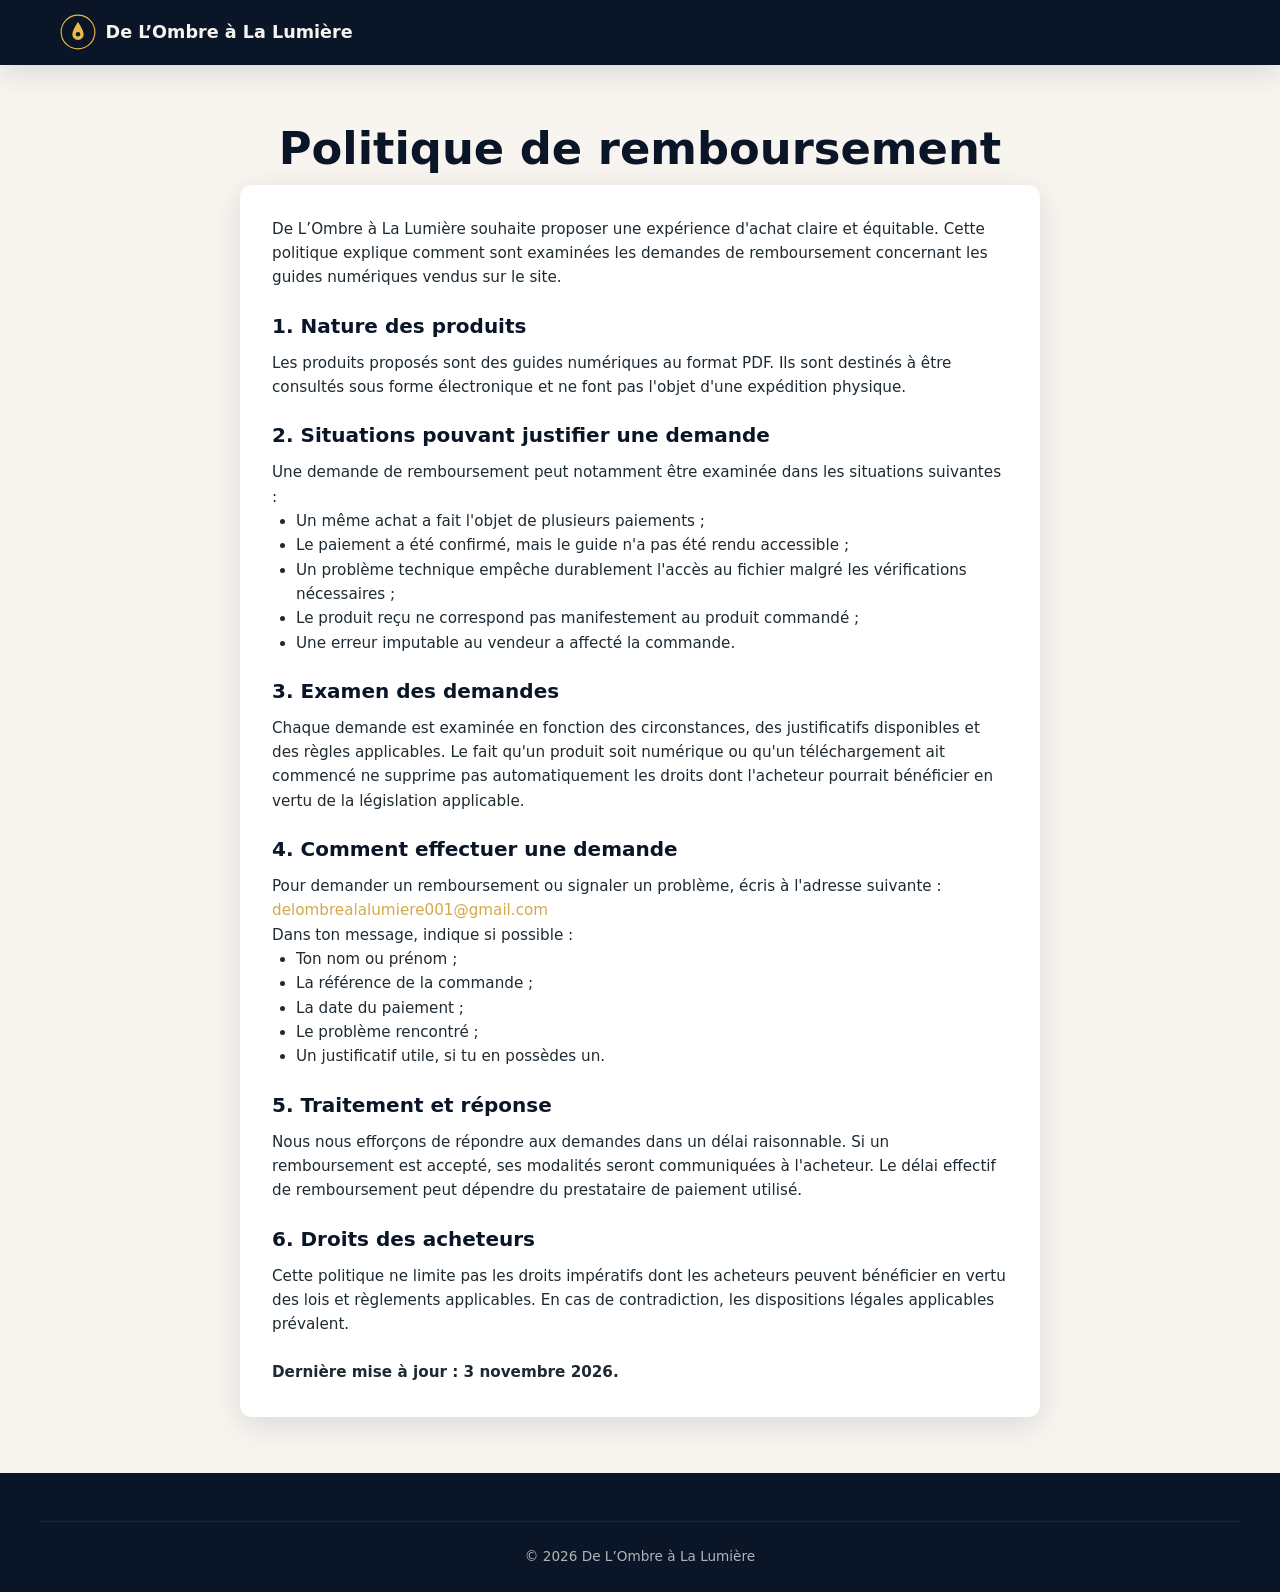
<file: remboursement.html>
<!DOCTYPE html><html lang="fr">
<head>
  <meta charset="UTF-8">
  <meta name="viewport" content="width=device-width, initial-scale=1.0">
  <meta name="description" content="Politique de remboursement des guides numériques De L’Ombre à La Lumière.">
  <title>Politique de remboursement — De L’Ombre à La Lumière</title>
  <link rel="stylesheet" href="assets/css/styles.css">
</head>
<body>
  <header class="header">
    <div class="header-inner">
      <a href="index.html" class="logo">
        <svg width="36" height="36" viewBox="0 0 64 64" fill="none"><circle cx="32" cy="32" r="30" stroke="#E9B949" stroke-width="2"/><path d="M32 14C32 14 22 28 22 36C22 41.5228 26.4772 46 32 46C37.5228 46 42 41.5228 42 36C42 28 32 14 32 14Z" fill="#E9B949"/><circle cx="32" cy="36" r="4" fill="#071923"/></svg>
        <span>De L’Ombre à La Lumière</span>
      </a>
    </div>
  </header>  <section class="section">
    <div class="container" style="max-width:800px;">
      <h1 class="section-title">Politique de remboursement</h1>
      <div style="background:#fff; padding:2rem; border-radius:12px; box-shadow:var(--ombre); font-size:0.95rem;">    <p>De L’Ombre à La Lumière souhaite proposer une expérience d'achat claire et équitable. Cette politique explique comment sont examinées les demandes de remboursement concernant les guides numériques vendus sur le site.</p>

    <h3 style="margin:1.5rem 0 0.75rem;">1. Nature des produits</h3>
    <p>Les produits proposés sont des guides numériques au format PDF. Ils sont destinés à être consultés sous forme électronique et ne font pas l'objet d'une expédition physique.</p>

    <h3 style="margin:1.5rem 0 0.75rem;">2. Situations pouvant justifier une demande</h3>
    <p>Une demande de remboursement peut notamment être examinée dans les situations suivantes :</p>
    <ul style="margin-left:1.5rem;">
      <li>Un même achat a fait l'objet de plusieurs paiements ;</li>
      <li>Le paiement a été confirmé, mais le guide n'a pas été rendu accessible ;</li>
      <li>Un problème technique empêche durablement l'accès au fichier malgré les vérifications nécessaires ;</li>
      <li>Le produit reçu ne correspond pas manifestement au produit commandé ;</li>
      <li>Une erreur imputable au vendeur a affecté la commande.</li>
    </ul>

    <h3 style="margin:1.5rem 0 0.75rem;">3. Examen des demandes</h3>
    <p>Chaque demande est examinée en fonction des circonstances, des justificatifs disponibles et des règles applicables. Le fait qu'un produit soit numérique ou qu'un téléchargement ait commencé ne supprime pas automatiquement les droits dont l'acheteur pourrait bénéficier en vertu de la législation applicable.</p>

    <h3 style="margin:1.5rem 0 0.75rem;">4. Comment effectuer une demande</h3>
    <p>Pour demander un remboursement ou signaler un problème, écris à l'adresse suivante :</p>
    <p>
      <a href="mailto:delombrealalumiere001@gmail.com?subject=Demande%20concernant%20une%20commande" style="color:var(--or);overflow-wrap:anywhere;">
        delombrealalumiere001@gmail.com
      </a>
    </p>
    <p>Dans ton message, indique si possible :</p>
    <ul style="margin-left:1.5rem;">
      <li>Ton nom ou prénom ;</li>
      <li>La référence de la commande ;</li>
      <li>La date du paiement ;</li>
      <li>Le problème rencontré ;</li>
      <li>Un justificatif utile, si tu en possèdes un.</li>
    </ul>

    <h3 style="margin:1.5rem 0 0.75rem;">5. Traitement et réponse</h3>
    <p>Nous nous efforçons de répondre aux demandes dans un délai raisonnable. Si un remboursement est accepté, ses modalités seront communiquées à l'acheteur. Le délai effectif de remboursement peut dépendre du prestataire de paiement utilisé.</p>

    <h3 style="margin:1.5rem 0 0.75rem;">6. Droits des acheteurs</h3>
    <p>Cette politique ne limite pas les droits impératifs dont les acheteurs peuvent bénéficier en vertu des lois et règlements applicables. En cas de contradiction, les dispositions légales applicables prévalent.</p>

    <p style="margin-top:1.5rem;"><strong>Dernière mise à jour : 3 novembre 2026.</strong></p>
  </div>
</div>

  </section>  <footer class="footer">
    <div class="footer-bottom"><p>© 2026 De L’Ombre à La Lumière</p></div>
  </footer>
  <script src="assets/js/cart.js"></script>
  <script src="assets/js/main.js"></script>
</body>
</html>
</file>
<file: assets/css/styles.css>
/* De L’Ombre à La Lumière - Styles principaux */

:root {
--bleu-nuit: #0A1628;
--or: #D4A84B;
--or-clair: #E8C36A;
--blanc-casse: #F8F5F0;
--gris-fonce: #1E2A32;
--gris-clair: #5A6570;
--blanc: #ffffff;
--ombre: 0 8px 30px rgba(10, 22, 40, 0.12);
--ombre-forte: 0 12px 40px rgba(10, 22, 40, 0.18);
--rayon: 14px;
}

* {
  margin: 0;
  padding: 0;
  box-sizing: border-box;
  }

html {
scroll-behavior: smooth;
}

body {
font-family: 'Inter', 'Segoe UI', system-ui, -apple-system, sans-serif;
background-color: var(--blanc-casse);
color: var(--gris-fonce);
line-height: 1.6;
min-height: 100vh;
display: flex;
flex-direction: column;
}

/* Typographie */

h1, h2, h3, h4 {
font-weight: 700;
line-height: 1.25;
color: var(--bleu-nuit);
}

h1 {
font-size: clamp(1.8rem, 5vw, 2.8rem);
}

h2 {
font-size: clamp(1.5rem, 4vw, 2.2rem);
}

h3 {
font-size: 1.25rem;
}

a {
color: var(--or);
text-decoration: none;
transition: color 0.2s;
}

a:hover {
color: #d4a43a;
}

/* Header */

.header {
background: var(--bleu-nuit);
color: var(--blanc-casse);
position: sticky;
top: 0;
z-index: 100;
box-shadow: var(--ombre);
}

.header-inner {
max-width: 1200px;
margin: 0 auto;
padding: 0.9rem 1.25rem;
display: flex;
align-items: center;
justify-content: space-between;
gap: 1rem;
}

.logo {
display: flex;
align-items: center;
gap: 0.6rem;
font-weight: 700;
font-size: 1.1rem;
color: var(--blanc-casse);
}

.logo svg {
width: 36px;
height: 36px;
}

.nav {
display: none;
gap: 1.5rem;
align-items: center;
}

.nav a {
color: var(--blanc-casse);
font-weight: 500;
font-size: 0.95rem;
}

.nav a:hover,
.nav a.active {
color: var(--or);
}

.header-actions {
display: flex;
align-items: center;
gap: 0.75rem;
}

.cart-btn {
position: relative;
background: transparent;
border: none;
color: var(--blanc-casse);
cursor: pointer;
padding: 0.4rem;
font-size: 1.4rem;
}

.cart-count {
position: absolute;
top: -4px;
right: -6px;
background: var(--or);
color: var(--bleu-nuit);
font-size: 0.7rem;
font-weight: 700;
width: 18px;
height: 18px;
border-radius: 50%;
display: flex;
align-items: center;
justify-content: center;
}

.menu-toggle {
display: block;
background: none;
border: none;
color: var(--blanc-casse);
font-size: 1.6rem;
cursor: pointer;
padding: 0.3rem;
}

/* Mobile menu */

.mobile-nav {
display: none;
background: var(--bleu-nuit);
padding: 1rem 1.25rem 1.5rem;
flex-direction: column;
gap: 0.8rem;
}

/* Compatibilité avec les deux classes JavaScript */

.mobile-nav.open,
.mobile-nav.is-open {
display: flex !important;
}

.mobile-nav a {
color: var(--blanc-casse);
padding: 0.5rem 0;
border-bottom: 1px solid rgba(255,255,255,0.08);
}

/* Hero */

.hero {
background: linear-gradient(135deg, var(--bleu-nuit) 0%, #0d2a3a 100%);
color: var(--blanc-casse);
padding: 4rem 1.25rem 5rem;
text-align: center;
position: relative;
overflow: hidden;
}

.hero::before {
content: '';
position: absolute;
top: -50%;
left: -20%;
width: 140%;
height: 200%;
background: radial-gradient(circle at 30% 40%, rgba(233, 185, 73, 0.12) 0%, transparent 50%);
pointer-events: none;
}

.hero-content {
max-width: 800px;
margin: 0 auto;
position: relative;
z-index: 1;
}

.hero h1 {
color: var(--blanc-casse);
margin-bottom: 0.75rem;
}

.hero .slogan {
color: var(--or);
font-size: 1.15rem;
font-weight: 500;
margin-bottom: 1.25rem;
}

.hero p {
font-size: 1.1rem;
opacity: 0.9;
margin-bottom: 2rem;
max-width: 600px;
margin-left: auto;
margin-right: auto;
}

/* Buttons */

.btn {
display: inline-flex;
align-items: center;
justify-content: center;
gap: 0.5rem;
padding: 0.85rem 1.75rem;
border-radius: 50px;
font-weight: 600;
font-size: 1rem;
border: none;
cursor: pointer;
transition: all 0.25s ease;
text-decoration: none;
}

.btn-primary {
background: var(--or);
color: var(--bleu-nuit);
}

.btn-primary:hover {
background: var(--or-clair);
transform: translateY(-2px);
box-shadow: 0 8px 24px rgba(212, 168, 75, 0.35);
}

.btn-secondary {
background: transparent;
color: var(--blanc-casse);
border: 2px solid var(--or);
}

.btn-secondary:hover {
background: var(--or);
color: var(--bleu-nuit);
}

.btn-outline {
background: transparent;
color: var(--bleu-nuit);
border: 2px solid var(--bleu-nuit);
}

.btn-outline:hover {
background: var(--bleu-nuit);
color: var(--blanc-casse);
}

.btn-sm {
padding: 0.55rem 1.2rem;
font-size: 0.9rem;
}

/* Sections */

.section {
padding: 3.5rem 1.25rem;
}

.container {
max-width: 1200px;
margin: 0 auto;
}

.section-title {
text-align: center;
margin-bottom: 0.5rem;
}

.section-subtitle {
text-align: center;
color: var(--gris-clair);
margin-bottom: 2.5rem;
max-width: 600px;
margin-left: auto;
margin-right: auto;
}

/* Cards */

.cards-grid {
display: grid;
grid-template-columns: repeat(auto-fill, minmax(260px, 1fr));
gap: 1.5rem;
}

.card {
background: var(--blanc);
border-radius: var(--rayon);
overflow: hidden;
box-shadow: var(--ombre);
transition: transform 0.25s, box-shadow 0.25s;
display: flex;
flex-direction: column;
}

.card:hover {
transform: translateY(-6px);
box-shadow: var(--ombre-forte);
}

.card-cover {
height: 180px;
background: linear-gradient(145deg, var(--bleu-nuit), #0d2a3a);
display: flex;
align-items: center;
justify-content: center;
position: relative;
overflow: hidden;
}

.card-cover img {
width: 100%;
height: 100%;
object-fit: cover;
}

.card-cover .placeholder {
color: var(--or);
font-size: 3rem;
opacity: 0.7;
}

.card-body {
padding: 1.25rem;
flex: 1;
display: flex;
flex-direction: column;
}

.card-title {
font-size: 1.1rem;
margin-bottom: 0.5rem;
color: var(--bleu-nuit);
}

.card-desc {
font-size: 0.9rem;
color: var(--gris-clair);
margin-bottom: 1rem;
flex: 1;
}

.card-price {
font-size: 1.25rem;
font-weight: 700;
color: var(--or);
margin-bottom: 1rem;
}

.card-actions {
display: flex;
gap: 0.5rem;
}

/* Themes section */

.themes {
background: var(--blanc);
}

.theme-item {
text-align: center;
padding: 1.5rem 1rem;
}

.theme-icon {
width: 60px;
height: 60px;
background: linear-gradient(135deg, var(--bleu-nuit), #0d2a3a);
border-radius: 50%;
display: flex;
align-items: center;
justify-content: center;
margin: 0 auto 1rem;
color: var(--or);
font-size: 1.6rem;
}

/* How it works */

.steps {
display: grid;
grid-template-columns: repeat(auto-fit, minmax(220px, 1fr));
gap: 1.5rem;
counter-reset: step;
}

.step {
background: var(--blanc);
padding: 1.75rem 1.25rem;
border-radius: var(--rayon);
box-shadow: var(--ombre);
position: relative;
text-align: center;
}

.step::before {
counter-increment: step;
content: counter(step);
position: absolute;
top: -15px;
left: 50%;
transform: translateX(-50%);
width: 32px;
height: 32px;
background: var(--or);
color: var(--bleu-nuit);
border-radius: 50%;
display: flex;
align-items: center;
justify-content: center;
font-weight: 700;
font-size: 0.95rem;
}

/* About teaser */

.about-teaser {
background: linear-gradient(135deg, var(--bleu-nuit), #0d2a3a);
color: var(--blanc-casse);
text-align: center;
}

.about-teaser h2 {
color: var(--blanc-casse);
}

/* Footer */

.footer {
background: var(--bleu-nuit);
color: var(--blanc-casse);
padding: 3rem 1.25rem 1.5rem;
margin-top: auto;
}

.footer-grid {
display: grid;
grid-template-columns: repeat(auto-fit, minmax(200px, 1fr));
gap: 2rem;
max-width: 1200px;
margin: 0 auto 2rem;
}

.footer h4 {
color: var(--or);
margin-bottom: 1rem;
font-size: 1rem;
}

.footer a {
color: rgba(247, 244, 236, 0.8);
display: block;
margin-bottom: 0.4rem;
font-size: 0.9rem;
}

.footer a:hover {
color: var(--or);
}

.footer-bottom {
text-align: center;
padding-top: 1.5rem;
border-top: 1px solid rgba(255,255,255,0.1);
font-size: 0.85rem;
opacity: 0.7;
max-width: 1200px;
margin: 0 auto;
}

/* Product page */

.product-hero {
display: grid;
grid-template-columns: 1fr;
gap: 2rem;
padding: 2rem 1.25rem;
max-width: 1100px;
margin: 0 auto;
}

.product-cover {
background: linear-gradient(145deg, var(--bleu-nuit), #0d2a3a);
border-radius: var(--rayon);
height: 320px;
display: flex;
align-items: center;
justify-content: center;
color: var(--or);
font-size: 5rem;
}

.product-info h1 {
margin-bottom: 0.75rem;
}

.product-price {
font-size: 1.8rem;
font-weight: 700;
color: var(--or);
margin: 1rem 0;
}

/* Cart */

.cart-item {
display: flex;
gap: 1rem;
background: var(--blanc);
padding: 1rem;
border-radius: var(--rayon);
margin-bottom: 1rem;
box-shadow: var(--ombre);
align-items: center;
}

.cart-item-cover {
width: 80px;
height: 100px;
background: var(--bleu-nuit);
border-radius: 8px;
display: flex;
align-items: center;
justify-content: center;
color: var(--or);
font-size: 1.8rem;
flex-shrink: 0;
}

.cart-summary {
background: var(--blanc);
padding: 1.5rem;
border-radius: var(--rayon);
box-shadow: var(--ombre);
position: sticky;
top: 90px;
}

/* Forms */

.form-group {
margin-bottom: 1.25rem;
}

.form-group label {
display: block;
margin-bottom: 0.4rem;
font-weight: 500;
color: var(--bleu-nuit);
}

.form-group input,
.form-group textarea,
.form-group select {
width: 100%;
padding: 0.75rem 1rem;
border: 1px solid #ddd;
border-radius: 8px;
font-size: 1rem;
background: var(--blanc);
transition: border-color 0.2s;
}

.form-group input:focus,
.form-group textarea:focus {
outline: none;
border-color: var(--or);
}

/* Badge demo */

.demo-badge {
display: inline-block;
background: #fff3cd;
color: #856404;
font-size: 0.75rem;
font-weight: 600;
padding: 0.25rem 0.6rem;
border-radius: 4px;
margin-left: 0.5rem;
vertical-align: middle;
}

/* Admin */

.admin-layout {
display: grid;
grid-template-columns: 240px 1fr;
min-height: 100vh;
}

.admin-sidebar {
background: var(--bleu-nuit);
color: var(--blanc-casse);
padding: 1.5rem 1rem;
}

.admin-content {
padding: 2rem;
background: var(--blanc-casse);
}

/* Responsive */

@media (min-width: 768px) {
.nav {
display: flex;
}

.menu-toggle {
display: none;
}

.product-hero {
grid-template-columns: 1fr 1.2fr;
align-items: start;
}

.cart-layout {
display: grid;
grid-template-columns: 1.5fr 1fr;
gap: 2rem;
}
}

@media (max-width: 767px) {
.admin-layout {
grid-template-columns: 1fr;
}

.admin-sidebar {
display: none;
}
}

/* Utilities */

.text-center { text-align: center; }
.mt-1 { margin-top: 0.5rem; }
.mt-2 { margin-top: 1rem; }
.mt-3 { margin-top: 1.5rem; }
.mb-2 { margin-bottom: 1rem; }
.hidden { display: none !important; }
.flex { display: flex; }
.gap-1 { gap: 0.5rem; }
.gap-2 { gap: 1rem; }
.items-center { align-items: center; }
.justify-between { justify-content: space-between; }
.w-full { width: 100%; }

/* Alert */

.alert {
padding: 1rem 1.25rem;
border-radius: 8px;
margin-bottom: 1.5rem;
font-size: 0.95rem;
}

.alert-info {
background: #e8f4fd;
color: #0c5460;
border: 1px solid #bee5eb;
}

.alert-warning {
background: #fff3cd;
color: #856404;
border: 1px solid #ffeeba;
}

.alert-success {
background: #d4edda;
color: #155724;
border: 1px solid #c3e6cb;
}

/* Empty state */

.empty-state {
text-align: center;
padding: 3rem 1rem;
color: var(--gris-clair);
}

.empty-state svg {
width: 80px;
height: 80px;
margin-bottom: 1rem;
opacity: 0.4;
}

/* =========================================
OPTIMISATION MOBILE
DE L'OMBRE A LA LUMIERE
========================================= */

/* Empêcher les débordements horizontaux */

html,
body {
width: 100%;
max-width: 100%;
overflow-x: hidden;
}

img {
max-width: 100%;
}

/* En-tête adaptable */

.header-inner {
flex-wrap: wrap;
width: 100%;
}

.logo {
min-width: 0;
flex-shrink: 1;
}

.logo span {
overflow-wrap: anywhere;
}

/* Navigation adaptable */

.nav {
flex-wrap: wrap;
}

/* Tablettes : menu mobile entre 768 et 1000 pixels */

@media (min-width: 768px) and (max-width: 1000px) {
.nav {
display: none;
}

.menu-toggle {
display: block;
}
}

/* Filtres de la boutique */

#filters {
width: 100%;
max-width: 100%;
flex-wrap: wrap;
justify-content: center;
}

#filters button {
max-width: 100%;
white-space: normal;
}

/* Cartes des guides */

.cards-grid {
grid-template-columns: repeat(auto-fit, minmax(min(100%, 260px), 1fr));
width: 100%;
}

.card {
min-width: 0;
width: 100%;
}

.card-cover {
width: 100%;
overflow: hidden;
}

.card-cover img {
max-width: 100%;
}

/* Boutons des cartes */

.card-actions {
display: flex;
flex-wrap: wrap;
}

.card-actions .btn {
flex: 1 1 100px;
min-width: 0;
padding-left: 0.8rem;
padding-right: 0.8rem;
}

/* Fiches individuelles */

.product-hero {
width: 100%;
min-width: 0;
}

.product-cover {
max-width: 100%;
overflow: hidden;
}

/* Panier */

.cart-item {
min-width: 0;
flex-wrap: wrap;
}

.cart-item > * {
min-width: 0;
}

/* Formulaires */

.form-group input,
.form-group textarea,
.form-group select {
max-width: 100%;
}

/* Administration */

.admin-content {
min-width: 0;
overflow-x: auto;
}

/* Petits téléphones */

@media (max-width: 480px) {
.header-inner {
padding: 0.75rem 0.8rem;
gap: 0.5rem;
}

.logo {
font-size: 0.88rem;
gap: 0.35rem;
}

.logo svg {
width: 30px;
height: 30px;
flex-shrink: 0;
}

.header-actions {
gap: 0.35rem;
}

.section {
padding: 2.5rem 0.85rem;
}

.cards-grid {
grid-template-columns: 1fr;
gap: 1.2rem;
}

.card-actions .btn {
font-size: 0.82rem;
}

.cart-summary {
position: static;
}

.product-hero {
padding: 1.5rem 0.85rem;
}

.footer {
padding-left: 1rem;
padding-right: 1rem;
}
}
</file>
